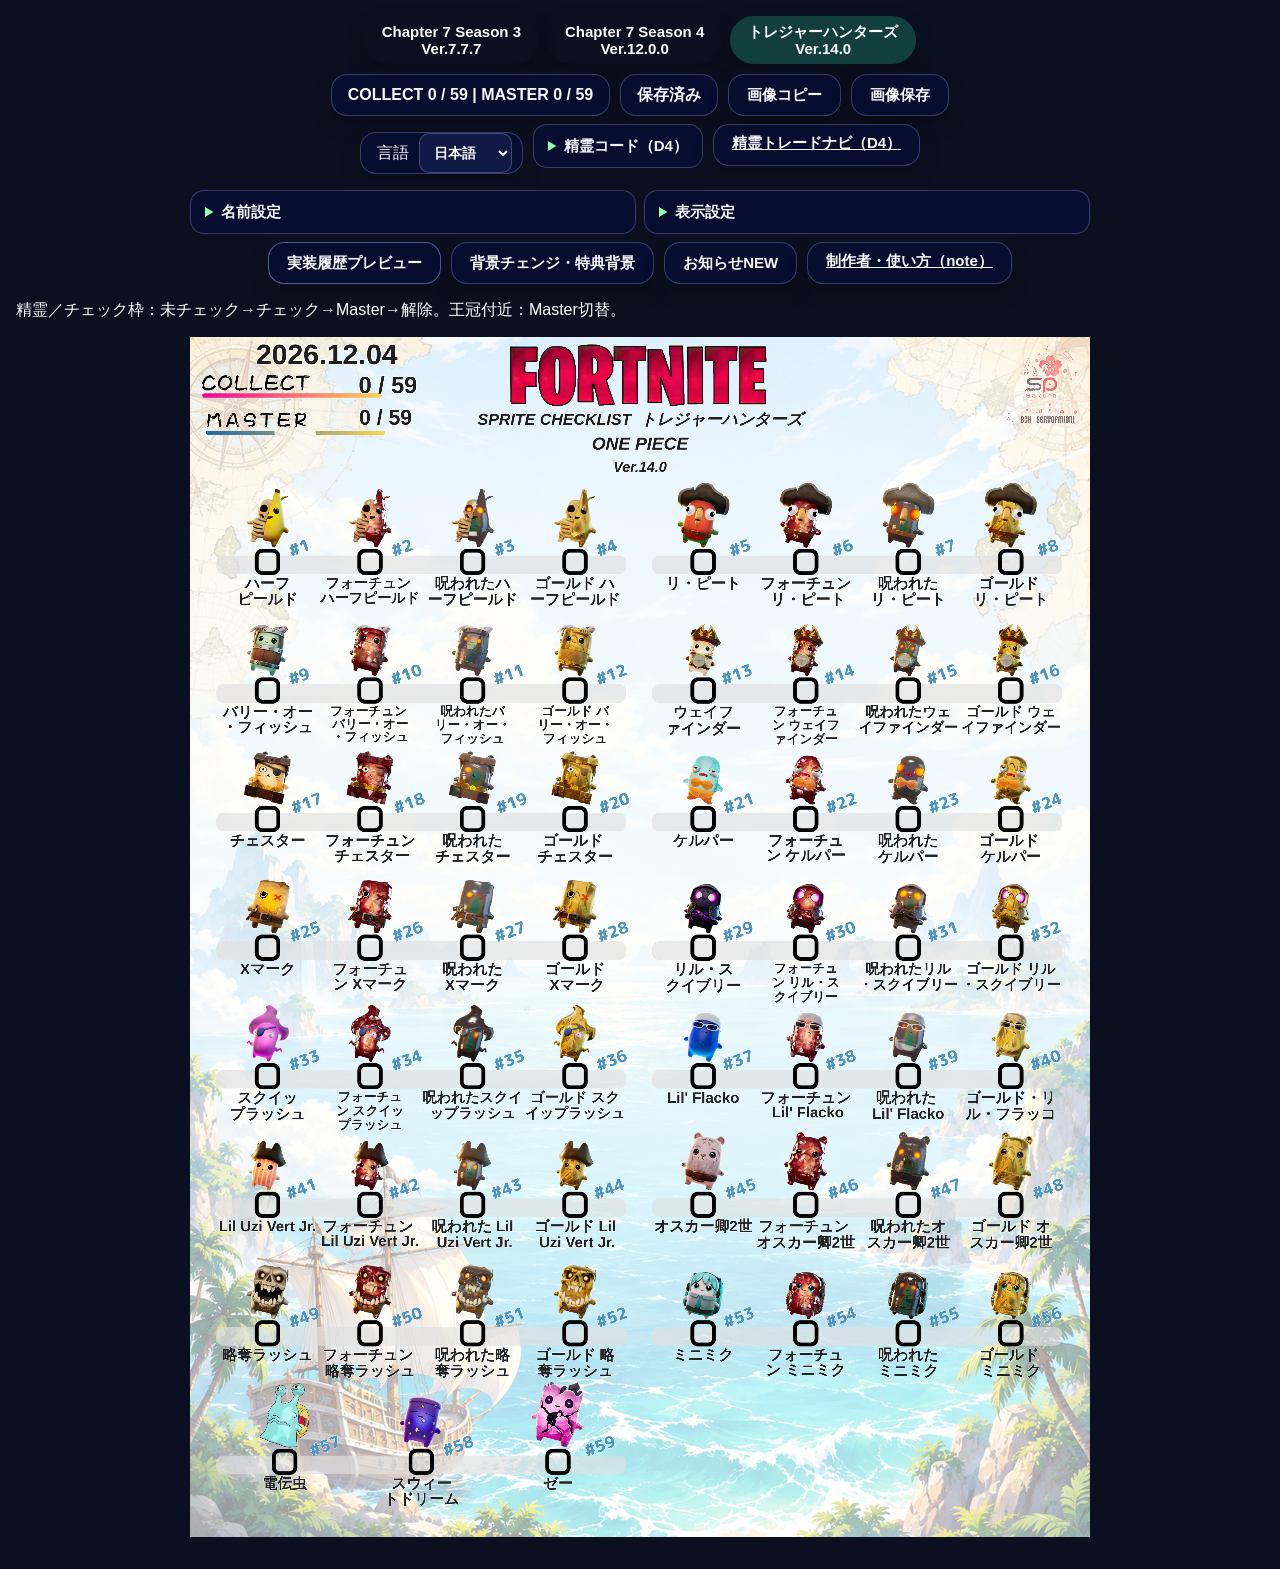
<file: index.html>
<!doctype html>
<html lang="ja">
<head>
  <meta charset="utf-8" />
  <meta
    name="viewport"
    content="width=device-width,initial-scale=1,viewport-fit=cover"
  />
  <title>FORTNITE Sprite Checklist Ver.14.0</title>
  <meta name="theme-color" content="#0b1020" />
  <meta
    http-equiv="refresh"
    content="0; url=./season-ch7ms/index.html"
  />
  <link
    rel="canonical"
    href="./season-ch7ms/index.html"
  />
  <script>
    window.location.replace("./season-ch7ms/index.html");
  </script>
<script src="./season-entry.js?v=20261103-v13-default"></script>
</head>
<body>
  <p>
    <a href="./season-ch7ms/index.html">
      トレジャーハンターズ / Ver.14.0 を開く
    </a>
  </p>
</body>
</html>
</file>
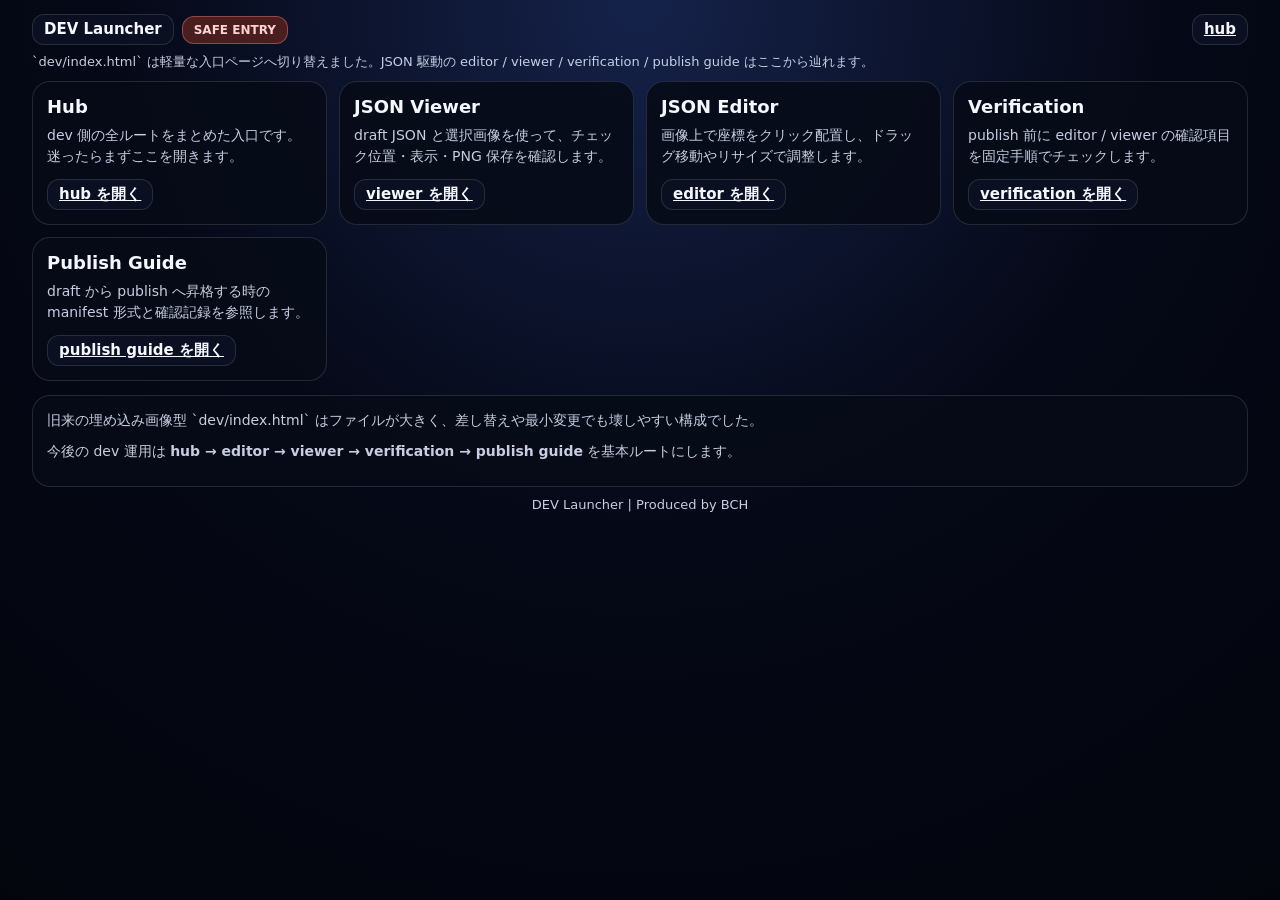
<file: dev/index.html>
<!doctype html>
<html lang="ja">
<head>
  <meta charset="utf-8" />
  <meta name="viewport" content="width=device-width,initial-scale=1,viewport-fit=cover" />
  <title>Fortnite Sprite Checklist [DEV]</title>
  <meta name="theme-color" content="#0b1020" />
  <link rel="stylesheet" href="./dev-app.css" />
  <style>
    .launch-grid { display:grid; grid-template-columns:repeat(auto-fit,minmax(260px,1fr)); gap:12px; }
    .launch-card { border:1px solid var(--line); background:rgba(7,12,24,.9); border-radius:18px; padding:14px; }
    .launch-card h2 { margin:0 0 8px; font-size:18px; }
    .launch-card p { margin:0 0 12px; color:var(--muted); font-size:14px; line-height:1.5; }
    .launch-actions { display:flex; flex-wrap:wrap; gap:8px; }
    .launch-note { margin-top:14px; border:1px solid var(--line); background:rgba(7,12,24,.9); border-radius:18px; padding:14px; }
    .launch-note p { margin:0 0 10px; color:var(--muted); font-size:14px; line-height:1.5; }
  </style>
</head>
<body>
  <div class="wrap">
    <div class="toolbar">
      <span class="badge">DEV Launcher</span>
      <span class="dev-flag">SAFE ENTRY</span>
      <span class="spacer"></span>
      <a class="action" href="./hub.html">hub</a>
    </div>

    <div class="hint">`dev/index.html` は軽量な入口ページへ切り替えました。JSON 駆動の editor / viewer / verification / publish guide はここから辿れます。</div>

    <div class="launch-grid">
      <section class="launch-card">
        <h2>Hub</h2>
        <p>dev 側の全ルートをまとめた入口です。迷ったらまずここを開きます。</p>
        <div class="launch-actions">
          <a class="action" href="./hub.html">hub を開く</a>
        </div>
      </section>

      <section class="launch-card">
        <h2>JSON Viewer</h2>
        <p>draft JSON と選択画像を使って、チェック位置・表示・PNG 保存を確認します。</p>
        <div class="launch-actions">
          <a class="action" href="./json-viewer.html">viewer を開く</a>
        </div>
      </section>

      <section class="launch-card">
        <h2>JSON Editor</h2>
        <p>画像上で座標をクリック配置し、ドラッグ移動やリサイズで調整します。</p>
        <div class="launch-actions">
          <a class="action" href="./editor.html">editor を開く</a>
        </div>
      </section>

      <section class="launch-card">
        <h2>Verification</h2>
        <p>publish 前に editor / viewer の確認項目を固定手順でチェックします。</p>
        <div class="launch-actions">
          <a class="action" href="./verification.html">verification を開く</a>
        </div>
      </section>

      <section class="launch-card">
        <h2>Publish Guide</h2>
        <p>draft から publish へ昇格する時の manifest 形式と確認記録を参照します。</p>
        <div class="launch-actions">
          <a class="action" href="./publish.html">publish guide を開く</a>
        </div>
      </section>
    </div>

    <section class="launch-note">
      <p>旧来の埋め込み画像型 `dev/index.html` はファイルが大きく、差し替えや最小変更でも壊しやすい構成でした。</p>
      <p>今後の dev 運用は <strong>hub → editor → viewer → verification → publish guide</strong> を基本ルートにします。</p>
    </section>

    <div class="footer">DEV Launcher | Produced by BCH</div>
  </div>
</body>
</html>
</file>
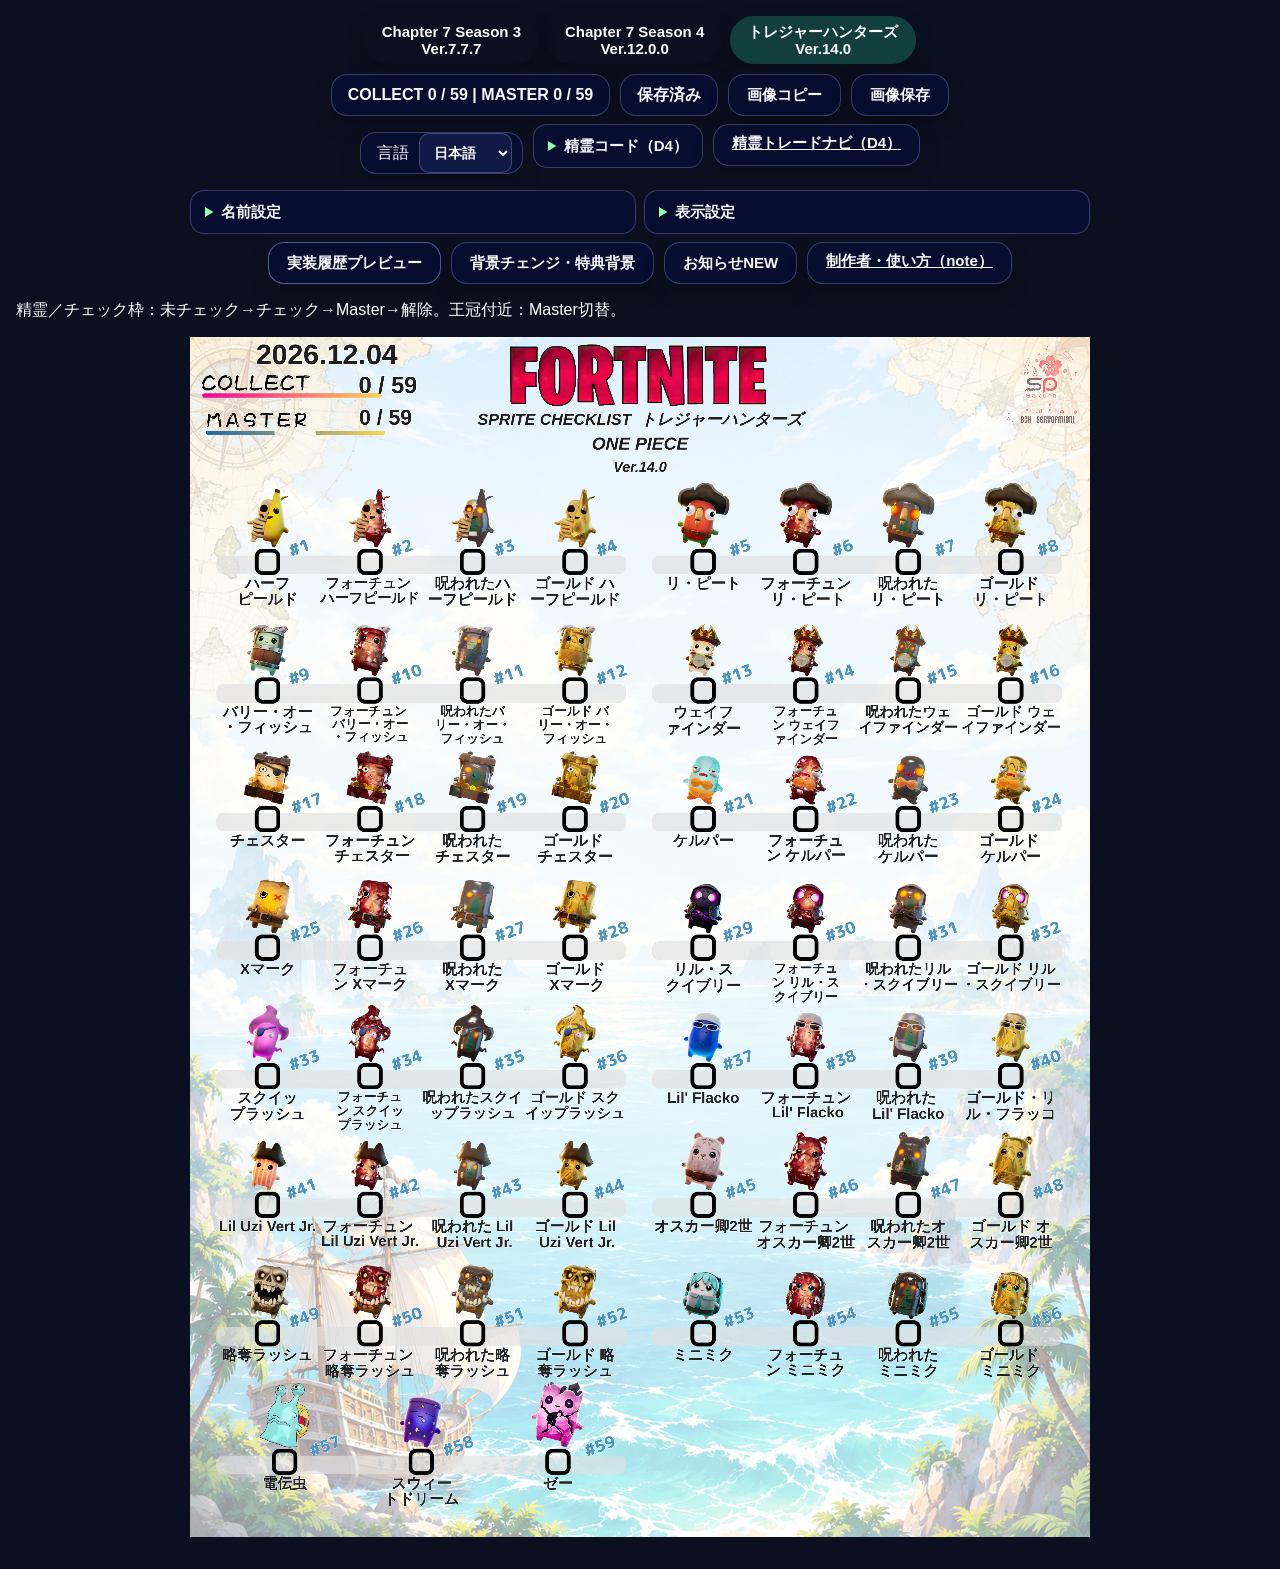
<file: season-ch7ms/index.html>
<!doctype html>
<html lang="ja"><head><script src="../season-entry.js?v=20261103-v13-default"></script><meta charset="utf-8"><meta name="viewport" content="width=device-width,initial-scale=1,viewport-fit=cover"><meta http-equiv="Content-Security-Policy" content="default-src 'self'; connect-src 'self'; img-src 'self' blob: data:; script-src 'self'; style-src 'self'; object-src 'none'"><title>FORTNITE Sprite Checklist Ver.14.0</title><meta name="application-version" content="14.0.0"><link rel="stylesheet" href="../v8/app.css"><link rel="stylesheet" href="season.css?v=20261104-pc-features"><link rel="stylesheet" href="../v8/version-archive-inline.css"></head>
<body><main class="ver8-app" id="ver8App">
<nav class="version-switcher" aria-label="Checklist version"><a class="version-switcher-tab" href="../archive-v777.html"><span>Chapter 7 Season 3</span><span>Ver.7.7.7</span></a><a class="version-switcher-tab" id="oldSeason" href="../v8/index.html?season=ch7s4"><span>Chapter 7 Season 4</span><span>Ver.12.0.0</span></a><a class="version-switcher-tab is-active" href="index.html" aria-current="page"><span data-i18n="season">トレジャーハンターズ</span><span>Ver.14.0</span></a></nav>
<p id="storageNotice" role="alert" hidden></p><p class="notice" id="storageCompatibilityNotice" role="status" aria-live="polite" hidden></p>
<section class="ver8-toolbar" aria-label="Checklist controls">
 <div class="ver8-toolbar-row ver8-primary-row"><span class="ver8-pill" id="stateSummary" aria-live="polite"></span><span class="ver8-pill" id="saveBadge" role="status"></span><button class="ver8-pill-button" id="copyImageBtn" data-protected data-i18n="copyImage"></button><button class="ver8-pill-button" id="saveImageBtn" data-protected data-base="saveImage"></button></div>
 <div class="ver8-toolbar-row ver8-actions-row"><label class="ver8-select-wrap"><span data-i18n="language"></span><select id="language"><option value="jp">日本語</option><option value="en">English</option></select></label><details class="ver8-disclosure" id="spriteCodeDetails"><summary data-i18n="codeMenu"></summary><div class="ver8-disclosure-content"><button class="ver8-pill-button" id="copyNamedCodeBtn" data-protected data-i18n="copyLocalCode"></button><button class="ver8-pill-button" id="codeOpen" data-protected data-i18n="details"></button></div></details><a class="ver8-pill-button" href="trade.html" data-i18n="tradeBoundaryLink"></a></div>
 <div class="ver8-settings-grid">
  <details class="ver8-disclosure ver8-settings-panel" id="nameSettingsDetails"><summary data-i18n="nameSettings"></summary><div class="ver8-disclosure-content ver8-name-fields"><div class="ver8-name-field"><label for="shareEpicNameInput" data-i18n="epicLabel"></label><input class="ver8-name-input" id="shareEpicNameInput" maxlength="64" autocomplete="off" data-protected><p class="ver8-setting-hint" data-i18n="epicHint"></p></div><div class="ver8-name-field"><label for="nameInput" data-i18n="imageName"></label><input class="ver8-name-input" id="nameInput" maxlength="16" autocomplete="nickname" data-protected><p class="ver8-setting-hint" data-i18n="imageNameHint"></p></div></div></details>
  <details class="ver8-disclosure ver8-settings-panel" id="displaySettingsDetails"><summary data-i18n="displaySettings"></summary><div class="ver8-disclosure-content"><div class="ver8-display-fields"><label class="ver8-select-wrap"><span data-i18n="userNameColor"></span><select id="nameColorSelect" data-protected><option value="black" data-base="colorBlack"></option><option value="white" data-base="colorWhite"></option><option value="red" data-base="colorRed"></option></select></label><label class="ver8-select-wrap"><span data-base="markStyleLabel"></span><select id="markStyleSelect" data-protected><option value="check" data-base="markCheck"></option><option value="heart" data-base="markHeart"></option><option value="star" data-base="markStar"></option></select></label><button class="ver8-pill-button" id="spriteNameToggleBtn" aria-pressed="true" data-protected></button></div><div class="ver8-settings-danger"><button class="ver8-pill-button ver8-danger-button" id="clearAllBtn" data-protected data-base="clearAll"></button></div></div></details>
 </div>
 <div class="ver8-toolbar-row ver8-secondary-row"><button class="ver8-pill-button" id="overlayEntitlementBtn" hidden data-protected data-i18n="overlayControl" aria-haspopup="dialog"></button><button class="ver8-pill-button ver8-archive-open-button" id="archiveInlineOpenBtn" type="button" aria-controls="archiveInlinePanel" aria-expanded="false">実装履歴プレビュー</button><button class="ver8-pill-button" id="backgroundOpenBtn" type="button" aria-haspopup="dialog">背景チェンジ・特典背景</button><section class="ver8-tips-launcher" id="tipsRegion" hidden><button class="ver8-pill-button" id="tipsOpenBtn"><span id="tipsOpenLabel"></span><span id="tipsOpenNew" hidden>NEW</span></button></section><a class="ver8-pill-button" id="supportLink" target="_blank" rel="noopener noreferrer" data-i18n="support"></a></div>
</section>
<section
      class="ver8-archive-inline-panel"
      id="archiveInlinePanel"
      aria-label="実装履歴プレビュー"
      hidden
    >
      <header class="ver8-archive-inline-header">
        <h2
          class="ver8-archive-inline-title"
          id="archiveInlineTitle"
        >実装履歴プレビュー</h2>

        <button
          class="ver8-pill-button"
          id="archiveInlineCloseBtn"
          type="button"
        >閉じる</button>
      </header>

      <div class="ver8-archive-inline-controls">
        <label class="ver8-archive-version-field">
          <span
            class="ver8-archive-version-label"
            id="archiveVersionLabel"
          >バージョン</span>

          <select
            class="ver8-archive-version-select"
            id="archiveVersionSelect"
          >
            <option value="">バージョンを選択</option>
          </select>
        </label>

        <div
          class="ver8-archive-mode-group"
          aria-label="Complete mode"
        >
          <button
            class="ver8-pill-button ver8-archive-mode-button is-active"
            id="archiveCollectModeBtn"
            type="button"
            aria-pressed="true"
          >COLLECT</button>

          <button
            class="ver8-pill-button ver8-archive-mode-button"
            id="archiveMasterModeBtn"
            type="button"
            aria-pressed="false"
          >MASTER</button>
        </div>
      </div>

      <div
        class="ver8-archive-preview-meta"
        id="archivePreviewMeta"
        aria-live="polite"
        hidden
      ></div>

      <div class="ver8-archive-inline-actions">
        <button
          class="ver8-pill-button ver8-archive-apply-button"
          id="archiveApplyBtn"
          type="button"
          disabled
        >この状態を適用</button>

        <button
          class="ver8-pill-button ver8-archive-add-button"
          id="archiveAddBtn"
          type="button"
          disabled
        >現在に追加</button>

        <button
          class="ver8-pill-button ver8-archive-end-button"
          id="archivePreviewEndBtn"
          type="button"
          disabled
        >プレビュー終了</button>
      </div>

      <p
        class="ver8-archive-inline-message"
        id="archiveInlineMessage"
        role="status"
        aria-live="polite"
        hidden
      ></p>
    </section><section
      class="ver8-archive-session-bar"
      id="archiveSessionBar"
      aria-live="polite"
      hidden
    >
      <p
        class="ver8-archive-session-text"
        id="archiveSessionText"
      >アーカイブ適用前の状態を保存しています。</p>

      <div class="ver8-archive-session-actions">
        <button
          class="ver8-pill-button"
          id="archiveRestoreInlineBtn"
          type="button"
        >適用前の状態に戻す</button>

        <button
          class="ver8-pill-button"
          id="archiveConfirmInlineBtn"
          type="button"
        >この状態を確定</button>
      </div>
    </section><p id="interactionHint" data-i18n="interaction"></p><canvas id="board" width="3150" height="4200" role="img" aria-label="FORTNITE Sprite Checklist Ver.14.0"></canvas>

<p id="message" role="status"></p>
<dialog
    class="ver8-sprite-code-dialog"
    id="backgroundDialog"
    aria-labelledby="backgroundDialogTitle"
    aria-describedby="backgroundMessage"
  >
    <div class="ver8-sprite-code-panel">
      <header class="ver8-sprite-code-header">
        <h2
          class="ver8-sprite-code-title"
          id="backgroundDialogTitle"
        >特典背景</h2>
      </header>

      <section class="ver8-sprite-code-section">
        <div class="ver8-sprite-code-group">
          <label
            class="ver8-sprite-code-label"
            id="backgroundCodeLabel"
            for="backgroundCodeInput"
          >シークレットコード</label>

          <input
            class="ver8-sprite-code-input"
            id="backgroundCodeInput"
            type="text"
            maxlength="32"
            placeholder="8文字のコードを入力"
            autocomplete="off"
            autocapitalize="characters"
            spellcheck="false"
          />

          <div class="ver8-sprite-code-actions">
            <button
              class="ver8-sprite-code-button ver8-sprite-code-button-primary"
              id="backgroundConfirmBtn"
              type="button"
            >決定</button>
          </div>
        </div>
      </section>

      <section class="ver8-sprite-code-section">
        <h3
          class="ver8-sprite-code-section-title"
          id="backgroundUnlockedTitle"
        >解放済み背景</h3>

        <div
          class="ver8-background-options"
          id="backgroundOptions"
        ></div>
      </section>

      <p
        class="ver8-sprite-code-message"
        id="backgroundMessage"
        role="status"
        aria-live="polite"
      ></p>

      <div class="ver8-sprite-code-actions ver8-sprite-code-close-actions">
        <button
          class="ver8-sprite-code-button"
          id="backgroundResetBtn"
          type="button"
        >標準背景に戻す</button>

        <button
          class="ver8-sprite-code-button ver8-sprite-code-button-close"
          id="backgroundCancelBtn"
          type="button"
        >閉じる</button>
      </div>
    </div>
  <p id="newBackgroundScope"></p></dialog><dialog id="codeDialog"><h2 data-i18n="codeMenu"></h2><label><input type="checkbox" id="codeIncludeEpicName" checked data-protected><span data-i18n="includeEpicName"></span></label><label><span data-i18n="myCode"></span><textarea id="myCode" rows="4" readonly></textarea></label><button id="codeCopyBtn" data-protected data-i18n="copyLocalCode"></button><label><span data-i18n="importLabel"></span><textarea id="importCode" rows="4" data-protected></textarea></label><button id="previewCode" data-protected data-i18n="preview"></button><button id="applyCode" data-protected disabled data-i18n="apply"></button><p id="codeMessage" role="status"></p><div id="codePreviewDetails" aria-live="polite"></div><button id="closeCode" data-i18n="close"></button></dialog>
<dialog id="shareCopyDialog"><h2 data-i18n="result"></h2><p id="shareCopyStatus" role="status"></p><button id="shareCopyDialogClose" data-i18n="close"></button></dialog>

<dialog
    class="ver8-tips-dialog"
    id="tipsDialog"
    aria-labelledby="tipsDialogTitle"
  >
    <div class="ver8-tips-dialog-panel">
      <header class="ver8-tips-dialog-header">
        <h2
          class="ver8-tips-dialog-title"
          id="tipsDialogTitle"
        >お知らせ</h2>

        <button
          class="ver8-tips-dialog-close"
          id="tipsCloseBtn"
          type="button"
        >閉じる</button>
      </header>

      <div
        class="ver8-tips-list"
        id="tipsList"
      ></div>
    </div>
  </dialog>
<script src="../v8/tips-feed.shared.js?v=20261112-v14-44"></script>
<script src="../v8/sprite-state-codec.v10.js?v=20261112-v14-44"></script><script src="../v8/sprite-state-codec.v11.js?v=20261112-v14-44"></script><script src="../v8/season-codec.factory.js?v=20261112-v14-44"></script>
<script src="../v8/sprite-state-codec.v12.js?v=20261112-v14-44"></script><script src="../v8/state-storage.js?v=20261112-v14-44"></script><script src="../v8/ui-controller.shared.js?v=20261113-v14-kelper"></script><script src="season-data.js?v=20261113-v14-all59-d4"></script><script src="master-visuals.js?v=20261112-v14-44"></script><script src="season-codec.js?v=20261113-v14-kelper"></script><script src="season-contract.js?v=20261113-v14-all59-d4"></script><script src="exchange-profile.js?v=20261113-v14-all59-d4"></script><script src="overlay-profile.js?v=20261112-v14-44"></script><script src="overlay-session.js?v=20261112-v14-44"></script><script src="season-profile.js?v=20261113-v14-kelper"></script><script src="season-renderer.js?v=20261113-v14-all59-d4"></script><script src="../v8/version-archive-inline.js?v=20261112-v14-44"></script><script src="../v8/background-dialog.shared.js?v=20261112-v14-44"></script><script src="season-features.js?v=20261113-v14-all59-d4"></script><script src="season.js?v=20261113-v14-all59-d4"></script>
<dialog class="ver8-sprite-code-dialog" id="overlayEntitlementDialog"><div class="ver8-sprite-code-panel"><header class="ver8-sprite-code-header"><h2 id="overlayEntitlementDialogTitle">Overlay</h2></header><p id="overlayEntitlementDescription"></p><button class="ver8-sprite-code-button" id="overlayEntitlementRedeemBtn" disabled hidden>接続は延期中</button><p id="overlayEntitlementMessage" role="status" aria-live="polite"></p><form method="dialog"><button class="ver8-sprite-code-button">閉じる / Close</button></form></div></dialog></main></body></html>
</file>
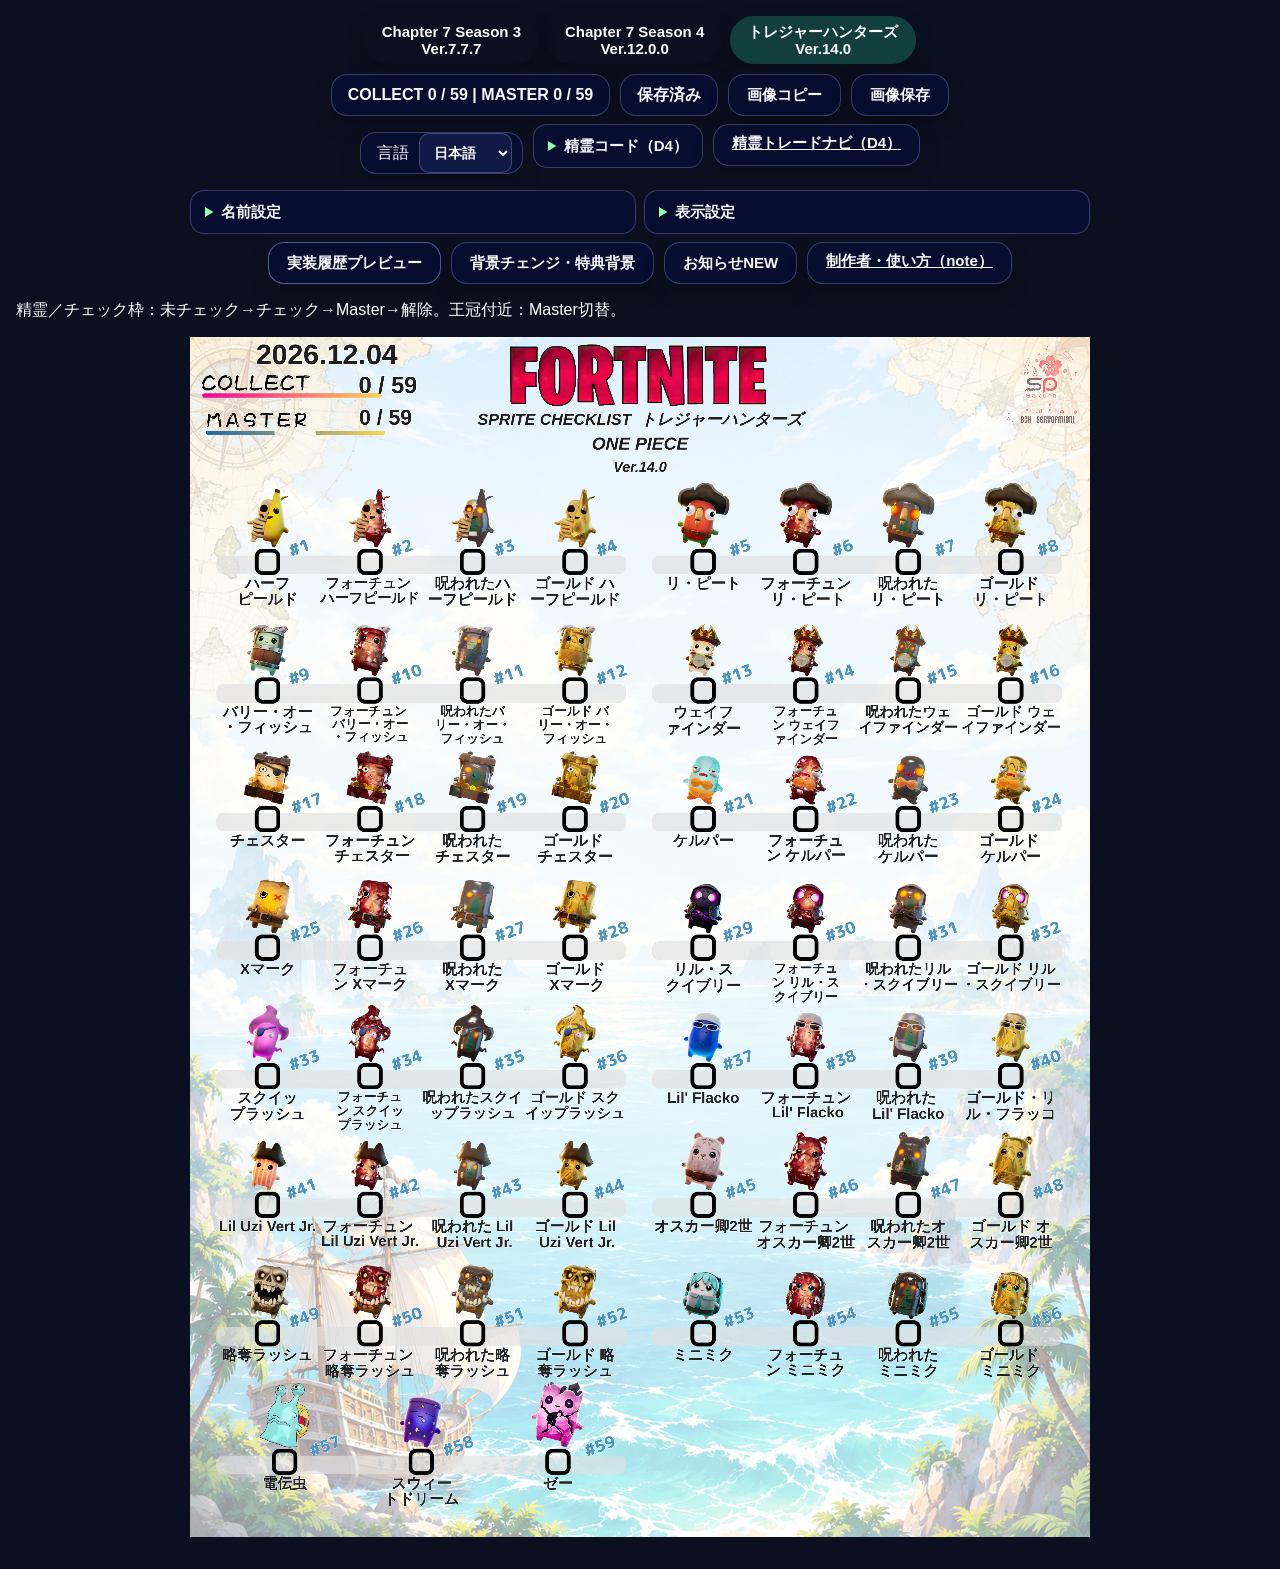
<file: v8/index.html>
<!doctype html>
<html lang="ja">
<head><script src="../season-entry.js?v=20261103-v13-default"></script>
  <meta charset="utf-8" />
  <meta
    name="viewport"
    content="width=device-width,initial-scale=1,viewport-fit=cover"
  />
  <title>FORTNITE Sprite Checklist Ver.12.0.0</title>
  <meta name="theme-color" content="#0b1020" />
  <link
    rel="stylesheet"
    href="./app.css?v=20261002-ver110-tips-scroll-a"
  />
  <link
    rel="stylesheet"
    href="./version-archive-inline.css?v=20260929-b4-inline-a"
  />
</head>
<body>
  <main
    class="ver8-app"
    id="ver8App"
  >
    <nav
      class="version-switcher"
      aria-label="Checklist version"
    >
      <a
        class="version-switcher-tab"
        href="../archive-v777.html"
        aria-label="Chapter 7 Season 3 Ver.7.7.7 archived checklist"
      >
        <span class="version-switcher-season">Chapter 7 Season 3</span>
        <span class="version-switcher-version">Ver.7.7.7</span>
      </a>

      <a
        class="version-switcher-tab is-active"
        href="./index.html?season=ch7s4"
        aria-current="page"
        aria-label="Chapter 7 Season 4 Ver.12.0.0 checklist"
      >
        <span class="version-switcher-season">Chapter 7 Season 4</span>
        <span class="version-switcher-version">Ver.12.0.0</span>
      </a>

      <a class="version-switcher-tab" href="../season-ch7ms/index.html" aria-label="トレジャーハンターズ Ver.14.0 ローカル版"><span class="version-switcher-season">トレジャーハンターズ</span><span class="version-switcher-version">Ver.14.0</span></a>
    </nav>

    <section class="ver8-toolbar" aria-label="Checklist controls">
      <div class="ver8-toolbar-row ver8-primary-row">
        <span class="ver8-pill ver8-state-pill" id="stateSummary" aria-live="polite">0 / 0 | M 0</span>
        <span class="ver8-pill ver8-saved-pill" id="saveBadge" role="status" aria-live="polite">保存済み</span>
        <button class="ver8-pill-button" id="copyImageBtn" type="button" disabled>画像コピー</button>
        <button class="ver8-pill-button" id="saveImageBtn" type="button">画像保存</button>
      </div>

      <div class="ver8-toolbar-row ver8-actions-row">
        <label class="ver8-select-wrap ver8-language-field">
          <span class="ver8-select-label" id="languageLabel">言語</span>
          <select id="languageSelect" aria-labelledby="languageLabel">
            <option value="ja">日本語</option>
            <option value="en">English</option>
          </select>
        </label>

        <details class="ver8-disclosure ver8-code-menu" id="spriteCodeDetails">
          <summary><span id="spriteCodeMenuLabel">精霊コード</span></summary>
          <div class="ver8-disclosure-content ver8-code-actions">
            <button class="ver8-pill-button" id="copyNamedCodeBtn" type="button" disabled>精霊コードコピー</button>
            <button class="ver8-pill-button" id="spriteCodeBtn" type="button" hidden>詳細・引き継ぎ</button>
          </div>
        </details>

        <button class="ver8-pill-button" id="tradeCompareBtn" type="button">精霊トレードナビ</button>
      </div>

      <div class="ver8-settings-grid">
        <details class="ver8-disclosure ver8-settings-panel" id="nameSettingsDetails">
          <summary><span id="nameSettingsLabel">名前設定</span></summary>
          <div class="ver8-disclosure-content ver8-name-fields">
            <div class="ver8-name-field">
              <label for="shareEpicNameInput" id="shareEpicNameLabel">EPIC表示名（ゲーム内の名前）</label>
              <input class="ver8-name-input" id="shareEpicNameInput" type="text" placeholder="精霊コードに入れるEPIC表示名" autocomplete="off" aria-describedby="shareEpicNameHint" disabled />
              <p class="ver8-setting-hint" id="shareEpicNameHint">精霊コードで相手に伝える名前です。このブラウザーに保存します。</p>
            </div>
            <div class="ver8-name-field">
              <label for="nameInput" id="checklistNameLabel">チェックリスト表示名</label>
              <input class="ver8-name-input" id="nameInput" type="text" maxlength="16" placeholder="画像に入れる名前" autocomplete="nickname" aria-label="画像に入れる名前" aria-describedby="checklistNameHint" />
              <p class="ver8-setting-hint" id="checklistNameHint">画像に入れる名前です。EPIC表示名とは別に、このブラウザーに保存します。</p>
            </div>
          </div>
        </details>

        <details class="ver8-disclosure ver8-settings-panel" id="displaySettingsDetails">
          <summary><span id="displaySettingsLabel">表示設定</span></summary>
          <div class="ver8-disclosure-content">
            <div class="ver8-display-fields">
              <label class="ver8-select-wrap">
                <span class="ver8-select-label" id="textColorLabel">名前の色</span>
                <select id="nameColorSelect" aria-label="名前の色">
                  <option value="black">黒</option>
                  <option value="white">白</option>
                  <option value="red">赤</option>
                </select>
              </label>
              <label class="ver8-select-wrap">
                <span class="ver8-select-label" id="markStyleLabel">取得マーク</span>
                <select id="markStyleSelect" aria-label="取得マーク">
                  <option value="check">✓ チェック</option>
                  <option value="heart">♥ ハート</option>
                  <option value="star">★ スター</option>
                </select>
              </label>
              <button class="ver8-pill-button ver8-name-layer-toggle" id="spriteNameToggleBtn" type="button" aria-pressed="false" hidden>精霊名称 OFF</button>
            </div>
            <div class="ver8-settings-danger">
              <button class="ver8-pill-button ver8-danger-button" id="clearAllBtn" type="button">全チェック削除</button>
            </div>
          </div>
        </details>
      </div>

      <div class="ver8-toolbar-row ver8-secondary-row">
        <button class="ver8-pill-button" id="overlayEntitlementBtn" type="button" aria-haspopup="dialog" aria-controls="overlayEntitlementDialog" aria-pressed="false" hidden>チェックリストゲームオーバーレイ</button>
        <button class="ver8-pill-button ver8-archive-open-button" id="archiveInlineOpenBtn" type="button" aria-controls="archiveInlinePanel" aria-expanded="false">実装履歴プレビュー</button>
        <section class="ver8-tips-launcher" id="tipsRegion" aria-label="Tips" aria-live="polite" hidden>
          <button class="ver8-pill-button ver8-tips-open-button" id="tipsOpenBtn" type="button" aria-haspopup="dialog" aria-controls="tipsDialog">
            <span id="tipsOpenLabel">お知らせ</span>
            <span class="ver8-tips-open-new" id="tipsOpenNew" hidden>NEW</span>
          </button>
        </section>
      </div>
    </section>

    <section
      class="ver8-archive-inline-panel"
      id="archiveInlinePanel"
      aria-label="実装履歴プレビュー"
      hidden
    >
      <header class="ver8-archive-inline-header">
        <h2
          class="ver8-archive-inline-title"
          id="archiveInlineTitle"
        >実装履歴プレビュー</h2>

        <button
          class="ver8-pill-button"
          id="archiveInlineCloseBtn"
          type="button"
        >閉じる</button>
      </header>

      <div class="ver8-archive-inline-controls">
        <label class="ver8-archive-version-field">
          <span
            class="ver8-archive-version-label"
            id="archiveVersionLabel"
          >バージョン</span>

          <select
            class="ver8-archive-version-select"
            id="archiveVersionSelect"
          >
            <option value="">バージョンを選択</option>
          </select>
        </label>

        <div
          class="ver8-archive-mode-group"
          aria-label="Complete mode"
        >
          <button
            class="ver8-pill-button ver8-archive-mode-button is-active"
            id="archiveCollectModeBtn"
            type="button"
            aria-pressed="true"
          >COLLECT</button>

          <button
            class="ver8-pill-button ver8-archive-mode-button"
            id="archiveMasterModeBtn"
            type="button"
            aria-pressed="false"
          >MASTER</button>
        </div>
      </div>

      <div
        class="ver8-archive-preview-meta"
        id="archivePreviewMeta"
        aria-live="polite"
        hidden
      ></div>

      <div class="ver8-archive-inline-actions">
        <button
          class="ver8-pill-button ver8-archive-apply-button"
          id="archiveApplyBtn"
          type="button"
          disabled
        >この状態を適用</button>

        <button
          class="ver8-pill-button ver8-archive-add-button"
          id="archiveAddBtn"
          type="button"
          disabled
        >現在に追加</button>

        <button
          class="ver8-pill-button ver8-archive-end-button"
          id="archivePreviewEndBtn"
          type="button"
          disabled
        >プレビュー終了</button>
      </div>

      <p
        class="ver8-archive-inline-message"
        id="archiveInlineMessage"
        role="status"
        aria-live="polite"
        hidden
      ></p>
    </section>

    <section
      class="ver8-archive-session-bar"
      id="archiveSessionBar"
      aria-live="polite"
      hidden
    >
      <p
        class="ver8-archive-session-text"
        id="archiveSessionText"
      >アーカイブ適用前の状態を保存しています。</p>

      <div class="ver8-archive-session-actions">
        <button
          class="ver8-pill-button"
          id="archiveRestoreInlineBtn"
          type="button"
        >適用前の状態に戻す</button>

        <button
          class="ver8-pill-button"
          id="archiveConfirmInlineBtn"
          type="button"
        >この状態を確定</button>
      </div>
    </section>

    <section
      class="ver8-viewer"
      aria-label="FORTNITE Sprite Checklist Ver.12.0.0 static viewer"
    >
      <div class="ver8-board-stage">
        <canvas
          class="ver8-board-canvas"
          id="ver8BoardCanvas"
          width="3150"
          height="4200"
          aria-label="FORTNITE Sprite Checklist Ver.12.0.0"
        ></canvas>

        <button
          class="ver8-background-secret-hotspot"
          id="backgroundSecretHotspot"
          type="button"
          aria-label="特典背景を開く"
        ></button>

        <button
          class="support-hidden-hotspot"
          id="supportHotspot"
          type="button"
          aria-label="Support the developer"
        ></button>
      </div>
    </section>
  </main>


  <dialog
    class="ver8-sprite-code-dialog"
    id="backgroundDialog"
    aria-labelledby="backgroundDialogTitle"
    aria-describedby="backgroundMessage"
  >
    <div class="ver8-sprite-code-panel">
      <header class="ver8-sprite-code-header">
        <h2
          class="ver8-sprite-code-title"
          id="backgroundDialogTitle"
        >特典背景</h2>
      </header>

      <section class="ver8-sprite-code-section">
        <div class="ver8-sprite-code-group">
          <label
            class="ver8-sprite-code-label"
            id="backgroundCodeLabel"
            for="backgroundCodeInput"
          >シークレットコード</label>

          <input
            class="ver8-sprite-code-input"
            id="backgroundCodeInput"
            type="text"
            maxlength="32"
            placeholder="8文字のコードを入力"
            autocomplete="off"
            autocapitalize="characters"
            spellcheck="false"
          />

          <div class="ver8-sprite-code-actions">
            <button
              class="ver8-sprite-code-button ver8-sprite-code-button-primary"
              id="backgroundConfirmBtn"
              type="button"
            >決定</button>
          </div>
        </div>
      </section>

      <section class="ver8-sprite-code-section">
        <h3
          class="ver8-sprite-code-section-title"
          id="backgroundUnlockedTitle"
        >解放済み背景</h3>

        <div
          class="ver8-background-options"
          id="backgroundOptions"
        ></div>
      </section>

      <p
        class="ver8-sprite-code-message"
        id="backgroundMessage"
        role="status"
        aria-live="polite"
      ></p>

      <div class="ver8-sprite-code-actions ver8-sprite-code-close-actions">
        <button
          class="ver8-sprite-code-button"
          id="backgroundResetBtn"
          type="button"
        >標準背景に戻す</button>

        <button
          class="ver8-sprite-code-button ver8-sprite-code-button-close"
          id="backgroundCancelBtn"
          type="button"
        >閉じる</button>
      </div>
    </div>
  </dialog>

  <dialog
    class="ver8-tips-dialog"
    id="tipsDialog"
    aria-labelledby="tipsDialogTitle"
  >
    <div class="ver8-tips-dialog-panel">
      <header class="ver8-tips-dialog-header">
        <h2
          class="ver8-tips-dialog-title"
          id="tipsDialogTitle"
        >お知らせ</h2>

        <button
          class="ver8-tips-dialog-close"
          id="tipsCloseBtn"
          type="button"
        >閉じる</button>
      </header>

      <div
        class="ver8-tips-list"
        id="tipsList"
      ></div>
    </div>
  </dialog>

  <dialog
    class="ver8-sprite-code-dialog"
    id="overlayEntitlementDialog"
    aria-labelledby="overlayEntitlementDialogTitle"
    aria-describedby="overlayEntitlementDescription"
  >
    <div class="ver8-sprite-code-panel">
      <header class="ver8-sprite-code-header">
        <h2
          class="ver8-sprite-code-title"
          id="overlayEntitlementDialogTitle"
        >チェックリストゲームオーバーレイ 認証</h2>
      </header>

      <section class="ver8-sprite-code-section">
        <p
          class="ver8-sprite-code-message ver8-sprite-code-hint"
          id="overlayEntitlementDescription"
        >note有料記事で案内されたコードを入力してください。コードそのものはブラウザに保存しません。</p>

        <a
          class="ver8-sprite-code-button ver8-overlay-setup-link"
          id="overlayEntitlementSetupLink"
          href="https://github.com/SC-BCH/fortnite-sprite-checklist/releases/download/overlay-v1.0.0-rc23/SPR-Checklist-Overlay-Setup.exe"
          target="_blank"
          rel="noopener noreferrer"
          hidden
        >初めて利用する方：PC版オーバーレイをセットアップ</a>

        <div class="ver8-sprite-code-group">
          <label
            class="ver8-sprite-code-label"
            id="overlayEntitlementCodeLabel"
            for="overlayEntitlementCodeInput"
          >利用コード</label>

          <input
            class="ver8-sprite-code-input"
            id="overlayEntitlementCodeInput"
            type="password"
            maxlength="128"
            placeholder="コードを入力"
            autocomplete="off"
            autocapitalize="off"
            spellcheck="false"
          />

          <div class="ver8-sprite-code-actions">
            <button
              class="ver8-sprite-code-button ver8-sprite-code-button-primary"
              id="overlayEntitlementRedeemBtn"
              type="button"
            >認証して起動</button>
          </div>
        </div>
      </section>

      <p
        class="ver8-sprite-code-message"
        id="overlayEntitlementMessage"
        role="status"
        aria-live="polite"
      ></p>

      <div
        class="ver8-sprite-code-actions ver8-sprite-code-close-actions"
      >
        <button
          class="ver8-sprite-code-button ver8-sprite-code-button-close"
          id="overlayEntitlementCloseBtn"
          type="button"
        >閉じる</button>
      </div>
    </div>
  </dialog>

  <dialog
    class="ver8-sprite-code-dialog"
    id="spriteCodeDialog"
    aria-labelledby="spriteCodeDialogTitle"
    aria-describedby="spriteCodeMessage"
  >
    <div class="ver8-sprite-code-panel">
      <header class="ver8-sprite-code-header">
        <h2
          class="ver8-sprite-code-title"
          id="spriteCodeDialogTitle"
        >精霊コード</h2>
      </header>

      <section
        class="ver8-sprite-code-section"
        aria-labelledby="spriteCodeEpicTitle"
      >
        <div
          class="ver8-sprite-code-section-title"
          id="spriteCodeEpicTitle"
        >EPIC表示名（任意）</div>

        <div class="ver8-sprite-code-group">
          <label
            class="ver8-sprite-code-label"
            id="spriteCodeEpicLabel"
            for="spriteCodeEpicNameInput"
          >EPIC表示名</label>

          <input
            class="ver8-sprite-code-input ver8-sprite-code-epic-input"
            id="spriteCodeEpicNameInput"
            type="text"
            maxlength="64"
            placeholder="EPIC表示名を入力"
            autocomplete="off"
            autocapitalize="off"
            spellcheck="false"
          />

          <label class="ver8-sprite-code-include-option">
            <input
              id="spriteCodeIncludeEpicName"
              type="checkbox"
            />
            <span
              id="spriteCodeIncludeEpicNameLabel"
            >コードにEPIC名を含める</span>
          </label>

          <p
            class="ver8-sprite-code-message ver8-sprite-code-hint"
            id="spriteCodeEpicHint"
          >含めると、コードを受け取った相手側でEPIC名を表示できます。チェック状態の引き継ぎでは相手のEPIC名は保存されません。</p>
        </div>
      </section>

      <div class="ver8-sprite-code-group">
        <label
          class="ver8-sprite-code-label"
          id="spriteCodeCurrentLabel"
          for="spriteCodeOutput"
        >現在の精霊コード</label>

        <input
          class="ver8-sprite-code-input"
          id="spriteCodeOutput"
          type="text"
          readonly
          autocomplete="off"
          autocapitalize="off"
          spellcheck="false"
        />

        <div class="ver8-sprite-code-actions">
          <button
            class="ver8-sprite-code-button ver8-sprite-code-button-primary"
            id="spriteCodeCopyBtn"
            type="button"
          >コピー</button>
        </div>
      </div>

      <section
        class="ver8-sprite-code-section"
        aria-labelledby="spriteCodeImportTitle"
      >
        <div
          class="ver8-sprite-code-section-title"
          id="spriteCodeImportTitle"
        >別ブラウザから引き継ぐ</div>

        <div class="ver8-sprite-code-group">
          <label
            class="ver8-sprite-code-label"
            id="spriteCodeImportLabel"
            for="spriteCodeInput"
          >精霊コード</label>

          <input
            class="ver8-sprite-code-input"
            id="spriteCodeInput"
            type="text"
            maxlength="160"
            placeholder="C7S4F7. / C7S4F8. または旧F5 / F6 / F3 / F4 / F1 / F2 / V8C1コードを入力"
            autocomplete="off"
            autocapitalize="off"
            spellcheck="false"
          />

          <div class="ver8-sprite-code-actions">
            <button
              class="ver8-sprite-code-button ver8-sprite-code-button-primary"
              id="spriteCodePreviewBtn"
              type="button"
            >内容を確認</button>
          </div>
        </div>
      </section>

      <section
        class="ver8-sprite-code-section"
        id="spriteCodePreviewSection"
        aria-labelledby="spriteCodePreviewTitle"
        hidden
      >
        <div
          class="ver8-sprite-code-section-title"
          id="spriteCodePreviewTitle"
        >読み込み内容</div>

        <p
          class="ver8-sprite-code-message"
          id="spriteCodeSummary"
        ></p>

        <div class="ver8-sprite-code-actions">
          <button
            class="ver8-sprite-code-button ver8-sprite-code-button-primary"
            id="spriteCodeApplyBtn"
            type="button"
            disabled
          >この状態を反映する</button>
        </div>
      </section>

      <p
        class="ver8-sprite-code-message"
        id="spriteCodeMessage"
        role="status"
        aria-live="polite"
      ></p>

      <div
        class="ver8-sprite-code-actions ver8-sprite-code-close-actions"
      >
        <button
          class="ver8-sprite-code-button ver8-sprite-code-button-close"
          id="spriteCodeCancelBtn"
          type="button"
        >閉じる</button>
      </div>
    </div>
  </dialog>

  <dialog id="shareCopyDialog" class="ver8-sprite-code-dialog" aria-labelledby="shareCopyDialogTitle" aria-describedby="shareCopyStatus" style="width:min(92vw,440px);height:auto;padding:24px;box-sizing:border-box">
    <h2 id="shareCopyDialogTitle" style="margin:0 0 16px">操作結果</h2>
    <p id="shareCopyStatus" role="status" aria-live="polite" style="white-space:pre-wrap;overflow-wrap:anywhere"></p>
    <button id="shareCopyDialogClose" class="ver8-pill-button" type="button" autofocus>閉じる</button>
  </dialog>
  <script src="./tips-feed.shared.js"></script>
<script src="./sprite-state-codec.v10.js?v=20260918-ver100-runtime-a"></script>
  <script src="./sprite-state-codec.v11.js?v=20261002-ver110-codec-a"></script>
  <script src="./season-codec.factory.js"></script>
<script src="./sprite-state-codec.v12.js?v=20261016-v12-fixed6"></script>
  <script src="./state-storage.js?v=20261017-storage-protection-candidate"></script>
  <script src="./version-archive-inline.js?v=20261017-storage-protection-candidate"></script>
  <script src="./master-visuals.v12.js?v=20261016-v12-fixed6"></script>
  <script src="./background-dialog.shared.js"></script>
  <script src="./ui-controller.shared.js"></script>
  <script src="../season-ch7ms/overlay-session.js"></script><script src="./app.js?v=20261017-storage-protection-candidate"></script>
</body>
</html>
</file>
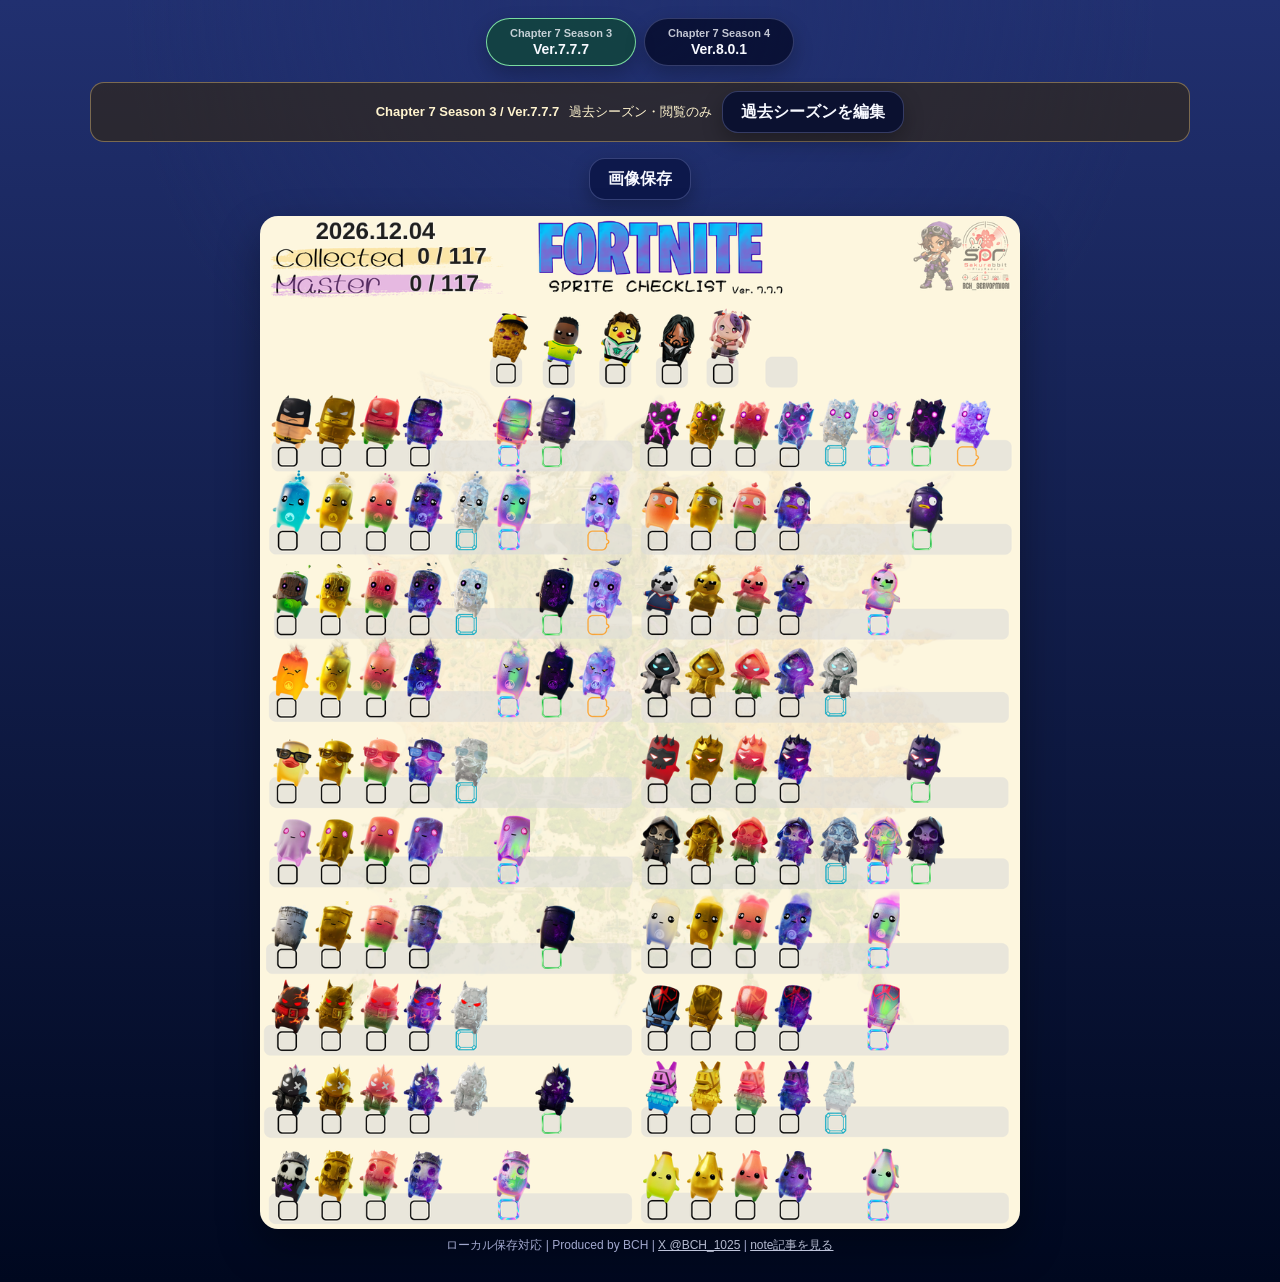
<file: archive-v777.html>
<!doctype html>
<html lang="ja">
<head>
  <meta charset="utf-8" />
  <meta name="viewport" content="width=device-width,initial-scale=1,viewport-fit=cover" />
  <title>FORTNITE Sprite Checklist — Chapter 7 Season 3 Archive — Ver.7.7.7</title>
  <meta name="theme-color" content="#0b1020" />
  <link rel="stylesheet" href="./app.css?v=20260822-version-tabs-a" />
</head>
<body class="archive-readonly">
  <main class="app-shell">
    <nav
      class="version-switcher"
      aria-label="Checklist version"
    >
      <a
        class="version-switcher-tab is-active"
        href="./archive-v777.html"
        aria-current="page"
        aria-label="Chapter 7 Season 3 Ver.7.7.7 archived checklist"
      >
        <span class="version-switcher-season">Chapter 7 Season 3</span>
        <span class="version-switcher-version">Ver.7.7.7</span>
      </a>

      <a
        class="version-switcher-tab"
        href="./v8/index.html?season=ch7s4"
        aria-label="Chapter 7 Season 4 Ver.8.0.1 checklist"
      >
        <span class="version-switcher-season">Chapter 7 Season 4</span>
        <span class="version-switcher-version">Ver.8.0.1</span>
      </a>
    </nav>

    <section
      class="archive-readonly-banner"
      aria-label="Archived checklist notice"
    >
      <strong>Chapter 7 Season 3 / Ver.7.7.7</strong>
      <span id="archiveModeLabel">過去シーズン・閲覧のみ</span>
      <button
        class="pill-button"
        id="archiveEditToggle"
        type="button"
        aria-pressed="false"
      >過去シーズンを編集</button>
    </section>
    <section class="toolbar-card" aria-label="Checklist controls">
      <div class="toolbar-row">
        <span class="pill state-pill" id="stateSummary">0 / 91 | M 0</span>
        <span class="pill saved-pill" id="saveBadge">保存済み</span>
        <div class="lang-group" aria-label="Language switch">
          <button class="pill-button" id="jaBtn" type="button">日本語</button>
          <button class="pill-button" id="enBtn" type="button">English</button>
        </div>

        <input
          class="name-input"
          id="nameInput"
          type="text"
          maxlength="16"
          placeholder="名前"
          autocomplete="nickname"
        />

        <label class="select-wrap">
          <span class="select-label" id="textColorLabel">名前の色</span>
          <select id="nameColorSelect" aria-label="名前の色">
            <option value="black">黒</option>
            <option value="white">白</option>
            <option value="red">赤</option>
          </select>
        </label>

        <label class="select-wrap">
          <span class="select-label" id="markStyleLabel">取得マーク</span>
          <select id="markStyleSelect" aria-label="取得マーク">
            <option value="check">✓ チェック</option>
            <option value="heart">♥ ハート</option>
            <option value="star">★ スター</option>
          </select>
        </label>

        <button class="pill-button" id="clearAllBtn" type="button">すべて解除</button>
        <button class="pill-button" id="spriteCodeBtn" type="button" hidden>精霊コード</button>
        <button class="pill-button" id="tradeCompareBtn" type="button">精霊交換比較</button>
      </div>
    </section>

    <div
      class="toolbar-row"
      aria-label="画像保存"
    >
      <button
        class="pill-button primary-button"
        id="saveImageBtn"
        type="button"
      >画像保存</button>
    </div>

    <section class="viewer-grid production-viewer-grid">
      <div class="board-shell">
        <div class="board-stage" id="boardStage">
          <canvas id="boardCanvas" class="board-canvas"></canvas>
          <div id="hitLayer" class="hit-layer" aria-label="Fortnite Sprite Checklist interaction layer"></div>
          <button
            class="background-secret-hotspot"
            id="backgroundSecretHotspot"
            type="button"
            aria-label="特典背景を開く"
          ></button>
          <button
            class="support-hidden-hotspot"
            id="supportHotspot"
            type="button"
            aria-label="Support the developer"
          ></button>
        </div>

        <footer class="board-footer" id="boardFooter"></footer>
      </div>

      <aside class="viewer-info" id="viewerInfo" hidden></aside>
    </section>
  </main>

  <dialog
    class="background-dialog"
    id="backgroundDialog"
    aria-labelledby="backgroundDialogTitle"
    aria-describedby="backgroundMessage"
  >
    <div class="background-dialog-panel">
      <header class="background-dialog-header">
        <h2
          class="background-dialog-title"
          id="backgroundDialogTitle"
        >特典背景</h2>
      </header>

      <div class="background-code-group">
        <label
          class="background-code-label"
          id="backgroundCodeLabel"
          for="backgroundCodeInput"
        >シークレットコード</label>

        <input
          class="background-code-input"
          id="backgroundCodeInput"
          type="text"
          maxlength="32"
          placeholder="8文字のコードを入力"
          autocomplete="off"
          autocapitalize="characters"
          spellcheck="false"
        />

        <div class="background-code-actions">
          <button
            class="background-dialog-button background-dialog-button-primary"
            id="backgroundConfirmBtn"
            type="button"
          >決定</button>
        </div>
      </div>

      <section
        class="background-options-section"
        aria-labelledby="backgroundUnlockedTitle"
      >
        <div
          class="background-unlocked-title"
          id="backgroundUnlockedTitle"
        >解放済み背景</div>

        <div
          class="background-options"
          id="backgroundOptions"
        ></div>
      </section>

      <p
        class="background-message"
        id="backgroundMessage"
        role="status"
        aria-live="polite"
      ></p>

      <div class="background-dialog-actions">

        <button
          class="background-dialog-button background-dialog-button-reset"
          id="backgroundResetBtn"
          type="button"
        >標準背景に戻す</button>

        <button
          class="background-dialog-button background-dialog-button-close"
          id="backgroundCancelBtn"
          type="button"
        >閉じる</button>
      </div>
    </div>
  </dialog>

  <dialog
    class="background-dialog"
    id="spriteCodeDialog"
    aria-labelledby="spriteCodeDialogTitle"
    aria-describedby="spriteCodeMessage"
  >
    <div class="background-dialog-panel">
      <header class="background-dialog-header">
        <h2
          class="background-dialog-title"
          id="spriteCodeDialogTitle"
        >精霊コード</h2>
      </header>

      <section
        class="sprite-code-epic-section"
        aria-labelledby="spriteCodeEpicTitle"
      >
        <div
          class="background-unlocked-title"
          id="spriteCodeEpicTitle"
        >EPIC表示名（任意）</div>

        <div class="background-code-group">
          <label
            class="background-code-label"
            id="spriteCodeEpicLabel"
            for="spriteCodeEpicNameInput"
          >EPIC表示名</label>

          <input
            class="background-code-input sprite-epic-name-input"
            id="spriteCodeEpicNameInput"
            type="text"
            maxlength="64"
            placeholder="EPIC表示名を入力"
            autocomplete="off"
            autocapitalize="off"
            spellcheck="false"
          />

          <label class="sprite-code-include-option">
            <input
              id="spriteCodeIncludeEpicName"
              type="checkbox"
            />
            <span
              id="spriteCodeIncludeEpicNameLabel"
            >コードにEPIC名を含める</span>
          </label>

          <p
            class="background-message sprite-code-epic-hint"
            id="spriteCodeEpicHint"
          >含めると、コードを受け取った相手側でEPIC名が表示されるようになります。チェック状態の引き継ぎでは相手のEPIC名は保存されません。</p>
        </div>
      </section>

      <div class="background-code-group">
        <label
          class="background-code-label"
          id="spriteCodeCurrentLabel"
          for="spriteCodeOutput"
        >現在の精霊コード</label>

        <input
          class="background-code-input"
          id="spriteCodeOutput"
          type="text"
          readonly
          autocomplete="off"
          autocapitalize="off"
          spellcheck="false"
        />

        <div class="background-code-actions">
          <button
            class="background-dialog-button background-dialog-button-primary"
            id="spriteCodeCopyBtn"
            type="button"
          >コピー</button>
        </div>
      </div>

      <section
        class="background-options-section"
        aria-labelledby="spriteCodeImportTitle"
      >
        <div
          class="background-unlocked-title"
          id="spriteCodeImportTitle"
        >別ブラウザから引き継ぐ</div>

        <div class="background-code-group">
          <label
            class="background-code-label"
            id="spriteCodeImportLabel"
            for="spriteCodeInput"
          >精霊コード</label>

          <input
            class="background-code-input"
            id="spriteCodeInput"
            type="text"
            maxlength="256"
            placeholder="F1. または F2. から始まる精霊コードを入力"
            autocomplete="off"
            autocapitalize="off"
            spellcheck="false"
          />

          <div class="background-code-actions">
            <button
              class="background-dialog-button background-dialog-button-primary"
              id="spriteCodePreviewBtn"
              type="button"
            >内容を確認</button>
          </div>
        </div>
      </section>

      <section
        class="background-options-section"
        id="spriteCodePreviewSection"
        aria-labelledby="spriteCodePreviewTitle"
        hidden
      >
        <div
          class="background-unlocked-title"
          id="spriteCodePreviewTitle"
        >読み込み内容</div>

        <p
          class="background-message"
          id="spriteCodeSummary"
        ></p>

        <div class="background-code-actions">
          <button
            class="background-dialog-button background-dialog-button-primary"
            id="spriteCodeApplyBtn"
            type="button"
            disabled
          >この状態を反映する</button>
        </div>
      </section>

      <p
        class="background-message"
        id="spriteCodeMessage"
        role="status"
        aria-live="polite"
      ></p>

      <div class="background-dialog-actions">
        <button
          class="background-dialog-button background-dialog-button-close"
          id="spriteCodeCancelBtn"
          type="button"
        >閉じる</button>
      </div>
    </div>
  </dialog>

  <template
    id="tipsGuideAssetManifest"
  >
    <img
      src="./images/guide/ver777-guide-01-sprite-code.png"
      alt=""
    />
    <img
      src="./images/guide/ver777-guide-02-f1-f2.png"
      alt=""
    />
    <img
      src="./images/guide/ver777-guide-03-trade-compare.png"
      alt=""
    />
    <img
      src="./images/guide/ver777-guide-04-partner-update.png"
      alt=""
    />
  </template>
  <script src="./sprite-state-codec.js?v=20260812-f2-codec-a"></script>
  <script src="./sprite-transfer-ui.js?v=20260812-f2-transfer-a"></script>
  <script src="./app.js?v=20260910-v777-background-export-r2"></script>
  <script src="./tips.js?v=20260813-v777-visual-guide-a"></script>
  <script src="./archive-readonly.js?v=20260910-v777-vanguard-tools-a"></script>
</body>
</html>
</file>
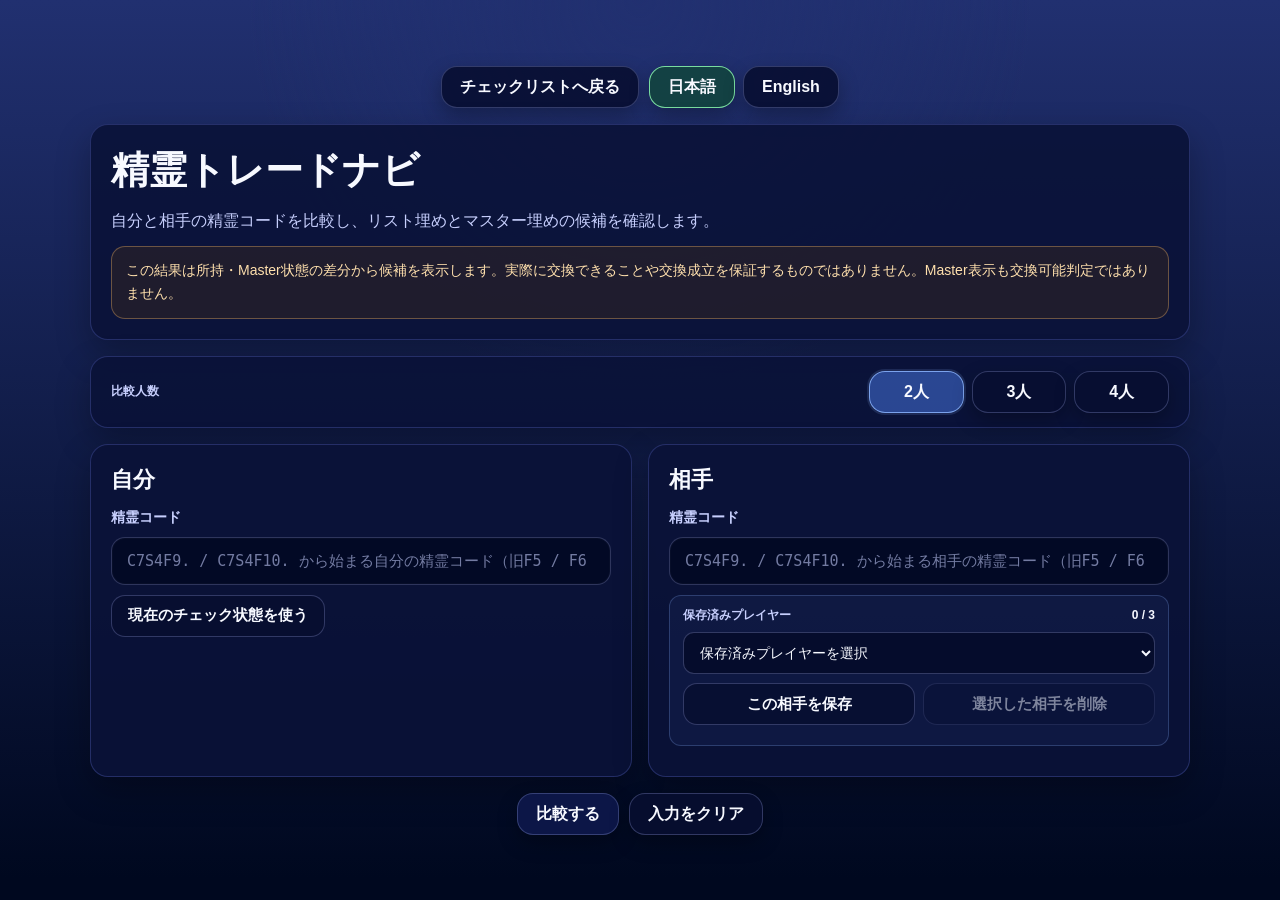
<file: trade.html>
<!doctype html>
<html lang="ja">
<head><script src="./season-entry.js?v=20261103-v13-default"></script>
  <meta charset="utf-8" />
  <meta
    name="viewport"
    content="width=device-width,initial-scale=1,viewport-fit=cover"
  />
  <title>FORTNITE Sprite Trade Compare</title>
  <meta name="theme-color" content="#0b1020" />

  <link
    rel="stylesheet"
    href="./app.css?v=20260812-v7-f2-ui-a"
  />
  <link
    rel="stylesheet"
    href="./trade.css?v=20260812-trade-partner-code-copy-d"
  />
</head>

<body>
  <main class="app-shell trade-shell">

    <section
      class="toolbar-card"
      aria-label="Trade comparison controls"
    >
      <div class="toolbar-row">
        <a
          class="pill-button trade-link-button"
          id="tradeBackLink"
          href="./"
        >チェックリストへ戻る</a>

        <div
          class="lang-group"
          aria-label="Language switch"
        >
          <button
            class="pill-button"
            id="tradeJaBtn"
            type="button"
          >日本語</button>

          <button
            class="pill-button"
            id="tradeEnBtn"
            type="button"
          >English</button>
        </div>
      </div>
    </section>

    <section class="trade-card trade-intro-card">
      <h1
        class="trade-page-title"
        id="tradeTitle"
      >精霊交換比較</h1>

      <p
        class="trade-description"
        id="tradeDescription"
      >
        自分と相手の精霊コードを比較し、
        リスト埋めとマスター埋めの候補を確認します。
      </p>

      <p
        class="trade-notice"
        id="tradeNotice"
      >
        この結果は所持・Master状態の差分から候補を表示します。
        実際に交換できることや交換成立を保証するものではありません。
        Master表示も交換可能判定ではありません。
      </p>
    </section>

    <section
      class="trade-card trade-player-count-card"
      id="tradePlayerCountCard"
      hidden
    >
      <div class="trade-player-count-heading-row">
        <span
          class="trade-saved-partner-label"
          id="tradePlayerCountLabel"
        >比較人数</span>

        <div
          class="trade-player-count-tabs"
          id="tradePlayerCountTabs"
          role="group"
          aria-label="比較人数"
        >
          <button
            class="pill-button trade-player-count-button is-active"
            id="tradePlayerCount2Btn"
            type="button"
            aria-pressed="true"
          >2人</button>

          <button
            class="pill-button trade-player-count-button"
            id="tradePlayerCount3Btn"
            type="button"
            aria-pressed="false"
          >3人</button>

          <button
            class="pill-button trade-player-count-button"
            id="tradePlayerCount4Btn"
            type="button"
            aria-pressed="false"
          >4人</button>
        </div>
      </div>
    </section>

    <section class="trade-input-grid">

      <article
        class="trade-card"
        id="tradeMyCard"
      >
        <h2
          class="trade-section-title"
          id="tradeMyTitle"
        >自分</h2>

        <div class="trade-code-group">
          <label
            class="background-code-label"
            id="tradeMyCodeLabel"
            for="tradeMyCode"
          >精霊コード</label>

          <input
            class="background-code-input trade-code-input"
            id="tradeMyCode"
            type="text"
            maxlength="256"
            placeholder="F1. または F2. から始まる自分の精霊コード"
            autocomplete="off"
            autocapitalize="off"
            spellcheck="false"
          />

          <div class="trade-input-actions">
            <button
              class="background-dialog-button"
              id="tradeUseCurrentBtn"
              type="button"
            >現在のチェック状態を使う</button>
          </div>

          <p
            class="trade-field-message"
            id="tradeMyCodeMessage"
            role="status"
            aria-live="polite"
          ></p>
        </div>
      </article>

      <article
        class="trade-card"
        id="tradePartnerACard"
      >
        <h2
          class="trade-section-title"
          id="tradePartnerTitle"
        >相手</h2>

        <div class="trade-code-group">
          <label
            class="background-code-label"
            id="tradePartnerCodeLabel"
            for="tradePartnerCode"
          >精霊コード</label>

          <input
            class="background-code-input trade-code-input"
            id="tradePartnerCode"
            type="text"
            maxlength="256"
            placeholder="F1. または F2. から始まる相手の精霊コード"
            autocomplete="off"
            autocapitalize="off"
            spellcheck="false"
          />

          <div
            class="trade-saved-partners"
            id="tradeSavedPartners"
          >
            <div class="trade-saved-partner-heading-row">
              <label
                class="trade-saved-partner-label"
                id="tradeSavedPartnerLabel"
                for="tradeSavedPartnerSelect"
              >保存済みプレイヤー</label>

              <span
                class="trade-saved-partner-count"
                id="tradeSavedPartnerCount"
              >0 / 5</span>
            </div>

            <select
              class="trade-saved-partner-select"
              id="tradeSavedPartnerSelect"
            >
              <option value="">保存済みプレイヤーを選択</option>
            </select>

            <div class="trade-saved-partner-actions">
              <button
                class="background-dialog-button"
                id="tradeSavedPartnerSaveBtn"
                type="button"
              >この相手を保存</button>

              <button
                class="background-dialog-button"
                id="tradeSavedPartnerDeleteBtn"
                type="button"
                disabled
              >選択した相手を削除</button>
            </div>

            <p
              class="trade-field-message"
              id="tradeSavedPartnerMessage"
              role="status"
              aria-live="polite"
            ></p>
          </div>

          <p
            class="trade-field-message"
            id="tradePartnerCodeMessage"
            role="status"
            aria-live="polite"
          ></p>

          <div
            class="trade-partner-epic"
            id="tradePartnerEpic"
            hidden
          >
            <span
              class="trade-partner-epic-label"
              id="tradePartnerEpicLabel"
            >相手のEpic Gamesディスプレイネーム</span>

            <div class="trade-partner-epic-value-row">
              <strong
                class="trade-partner-epic-name"
                id="tradePartnerEpicName"
              ></strong>

              <button
                class="trade-partner-epic-copy"
                id="tradePartnerEpicCopyBtn"
                type="button"
              >コピー</button>
            </div>
          </div>
        </div>
      </article>

      <article
        class="trade-card"
        id="tradePartnerBCard"
        hidden
      >
        <h2
          class="trade-section-title"
          id="tradePartnerBTitle"
        >相手B</h2>

        <div class="trade-code-group">
          <label
            class="background-code-label"
            id="tradePartnerBCodeLabel"
            for="tradePartnerBCode"
          >精霊コード</label>

          <input
            class="background-code-input trade-code-input"
            id="tradePartnerBCode"
            type="text"
            maxlength="256"
            placeholder="F1. または F2. から始まる相手Bの精霊コード"
            autocomplete="off"
            autocapitalize="off"
            spellcheck="false"
          />

          <div
            class="trade-saved-partners"
            id="tradeSavedPartnersB"
          >
            <div class="trade-saved-partner-heading-row">
              <label
                class="trade-saved-partner-label"
                id="tradeSavedPartnerBLabel"
                for="tradeSavedPartnerBSelect"
              >保存済みプレイヤー</label>

              <span
                class="trade-saved-partner-count"
                id="tradeSavedPartnerBCount"
              >0 / 5</span>
            </div>

            <select
              class="trade-saved-partner-select"
              id="tradeSavedPartnerBSelect"
            >
              <option value="">保存済みプレイヤーを選択</option>
            </select>

            <div class="trade-saved-partner-actions">
              <button
                class="background-dialog-button"
                id="tradeSavedPartnerBSaveBtn"
                type="button"
              >この相手を保存</button>

              <button
                class="background-dialog-button"
                id="tradeSavedPartnerBDeleteBtn"
                type="button"
                disabled
              >選択した相手を削除</button>
            </div>

            <p
              class="trade-field-message"
              id="tradeSavedPartnerBMessage"
              role="status"
              aria-live="polite"
            ></p>
          </div>

          <p
            class="trade-field-message"
            id="tradePartnerBCodeMessage"
            role="status"
            aria-live="polite"
          ></p>

          <div
            class="trade-partner-epic"
            id="tradePartnerBEpic"
            hidden
          >
            <span
              class="trade-partner-epic-label"
              id="tradePartnerBEpicLabel"
            >相手BのEpic Gamesディスプレイネーム</span>

            <div class="trade-partner-epic-value-row">
              <strong
                class="trade-partner-epic-name"
                id="tradePartnerBEpicName"
              ></strong>

              <button
                class="trade-partner-epic-copy"
                id="tradePartnerBEpicCopyBtn"
                type="button"
              >コピー</button>
            </div>
          </div>
        </div>
      </article>

      <article
        class="trade-card"
        id="tradePartnerCCard"
        hidden
      >
        <h2
          class="trade-section-title"
          id="tradePartnerCTitle"
        >相手C</h2>

        <div class="trade-code-group">
          <label
            class="background-code-label"
            id="tradePartnerCCodeLabel"
            for="tradePartnerCCode"
          >精霊コード</label>

          <input
            class="background-code-input trade-code-input"
            id="tradePartnerCCode"
            type="text"
            maxlength="256"
            placeholder="F1. または F2. から始まる相手Cの精霊コード"
            autocomplete="off"
            autocapitalize="off"
            spellcheck="false"
          />

          <div
            class="trade-saved-partners"
            id="tradeSavedPartnersC"
          >
            <div class="trade-saved-partner-heading-row">
              <label
                class="trade-saved-partner-label"
                id="tradeSavedPartnerCLabel"
                for="tradeSavedPartnerCSelect"
              >保存済みプレイヤー</label>

              <span
                class="trade-saved-partner-count"
                id="tradeSavedPartnerCCount"
              >0 / 5</span>
            </div>

            <select
              class="trade-saved-partner-select"
              id="tradeSavedPartnerCSelect"
            >
              <option value="">保存済みプレイヤーを選択</option>
            </select>

            <div class="trade-saved-partner-actions">
              <button
                class="background-dialog-button"
                id="tradeSavedPartnerCSaveBtn"
                type="button"
              >この相手を保存</button>

              <button
                class="background-dialog-button"
                id="tradeSavedPartnerCDeleteBtn"
                type="button"
                disabled
              >選択した相手を削除</button>
            </div>

            <p
              class="trade-field-message"
              id="tradeSavedPartnerCMessage"
              role="status"
              aria-live="polite"
            ></p>
          </div>

          <p
            class="trade-field-message"
            id="tradePartnerCCodeMessage"
            role="status"
            aria-live="polite"
          ></p>

          <div
            class="trade-partner-epic"
            id="tradePartnerCEpic"
            hidden
          >
            <span
              class="trade-partner-epic-label"
              id="tradePartnerCEpicLabel"
            >相手CのEpic Gamesディスプレイネーム</span>

            <div class="trade-partner-epic-value-row">
              <strong
                class="trade-partner-epic-name"
                id="tradePartnerCEpicName"
              ></strong>

              <button
                class="trade-partner-epic-copy"
                id="tradePartnerCEpicCopyBtn"
                type="button"
              >コピー</button>
            </div>
          </div>
        </div>
      </article>

    </section>

    <div class="trade-compare-actions">
      <button
        class="pill-button primary-button"
        id="tradeCompareBtn"
        type="button"
      >比較する</button>

      <button
        class="pill-button"
        id="tradeClearBtn"
        type="button"
      >入力をクリア</button>
    </div>

    <p
      class="trade-global-message"
      id="tradeMessage"
      role="status"
      aria-live="polite"
    ></p>

    <section
      class="trade-results"
      id="tradeResults"
      aria-labelledby="tradeResultsTitle"
      hidden
    >
      <h2
        class="trade-results-title"
        id="tradeResultsTitle"
      >比較結果</h2>

      <div
        class="trade-pair-tabs"
        id="tradePairTabs"
        role="group"
        aria-label="比較ペア切り替え"
        hidden
      >
        <button
          class="pill-button trade-pair-button is-active"
          id="tradePairMyABtn"
          type="button"
          aria-pressed="true"
        >自分 ↔ 相手A</button>

        <button
          class="pill-button trade-pair-button"
          id="tradePairMyBBtn"
          type="button"
          aria-pressed="false"
        >自分 ↔ 相手B</button>

        <button
          class="pill-button trade-pair-button"
          id="tradePairMyCBtn"
          type="button"
          aria-pressed="false"
        >自分 ↔ 相手C</button>

        <button
          class="pill-button trade-pair-button"
          id="tradePairABBtn"
          type="button"
          aria-pressed="false"
        >相手A ↔ 相手B</button>

        <button
          class="pill-button trade-pair-button"
          id="tradePairACBtn"
          type="button"
          aria-pressed="false"
        >相手A ↔ 相手C</button>

        <button
          class="pill-button trade-pair-button"
          id="tradePairBCBtn"
          type="button"
          aria-pressed="false"
        >相手B ↔ 相手C</button>
      </div>

      <div
        class="trade-mode-tabs"
        id="tradeModeTabs"
        role="group"
        aria-label="表示切り替え"
      >
        <button
          class="pill-button trade-mode-button is-active"
          id="tradeModeListBtn"
          type="button"
          aria-pressed="true"
        >リスト埋め</button>

        <button
          class="pill-button trade-mode-button"
          id="tradeModeMasterBtn"
          type="button"
          aria-pressed="false"
        >マスター埋め</button>

        <button
          class="pill-button trade-mode-button"
          id="tradeModeAllBtn"
          type="button"
          aria-pressed="false"
        >リスト＆マスター埋め</button>
      </div>

      <div
        class="trade-result-grid"
        id="tradeResultGrid"
      >

        <article class="trade-card trade-result-card">
          <div class="trade-result-heading-row">
            <h3
              class="trade-result-title"
              id="tradePartnerToMeTitle"
            >相手から受け取る候補</h3>

            <span
              class="pill trade-result-summary"
              id="tradePartnerToMeSummary"
            >0件</span>
          </div>

          <p
            class="trade-result-description"
            id="tradePartnerToMeDescription"
          >
            相手から受け取る候補です。
          </p>

          <ul
            class="trade-result-list"
            id="tradePartnerToMeList"
          ></ul>

          <div
            class="trade-partner-code-update"
            id="tradePartnerToMeCodeUpdate"
            hidden
          >
            <div class="trade-partner-code-update-actions">
              <button
                class="background-dialog-button trade-partner-code-update-button"
                id="tradePartnerToMeCodeUpdateBtn"
                type="button"
                disabled
              >相手コードを更新</button>

              <button
                class="background-dialog-button trade-partner-code-copy-button"
                id="tradePartnerToMeCodeCopyBtn"
                type="button"
                disabled
              >相手コードをコピー</button>
            </div>

            <p
              class="trade-field-message"
              id="tradePartnerToMeCodeUpdateMessage"
              role="status"
              aria-live="polite"
            ></p>
          </div>
        </article>

        <article class="trade-card trade-result-card">
          <div class="trade-result-heading-row">
            <h3
              class="trade-result-title"
              id="tradeMeToPartnerTitle"
            >自分から渡す候補</h3>

            <span
              class="pill trade-result-summary"
              id="tradeMeToPartnerSummary"
            >0件</span>
          </div>

          <p
            class="trade-result-description"
            id="tradeMeToPartnerDescription"
          >
            自分から渡す候補です。
          </p>

          <ul
            class="trade-result-list"
            id="tradeMeToPartnerList"
          ></ul>

          <div
            class="trade-partner-code-update"
            id="tradePartnerCodeUpdate"
          >
            <div class="trade-partner-code-update-actions">
              <button
                class="background-dialog-button trade-partner-code-update-button"
                id="tradePartnerCodeUpdateBtn"
                type="button"
                disabled
              >相手コードを更新</button>

              <button
                class="background-dialog-button trade-partner-code-copy-button"
                id="tradePartnerCodeCopyBtn"
                type="button"
                disabled
              >相手コードをコピー</button>
            </div>

            <p
              class="trade-field-message"
              id="tradePartnerCodeUpdateMessage"
              role="status"
              aria-live="polite"
            ></p>
          </div>
        </article>

      </div>
    </section>

  </main>

  <script src="./sprite-state-codec.js?v=20260812-f2-codec-a"></script>
  <script src="./sprite-catalog-f1.js?v=20260812-f1-display-d"></script>
  <script src="./trade.js?v=20261112-v14"></script>
  <script src="./tips.js?v=20260813-v777-visual-guide-a"></script>
</body>
</html>
</file>
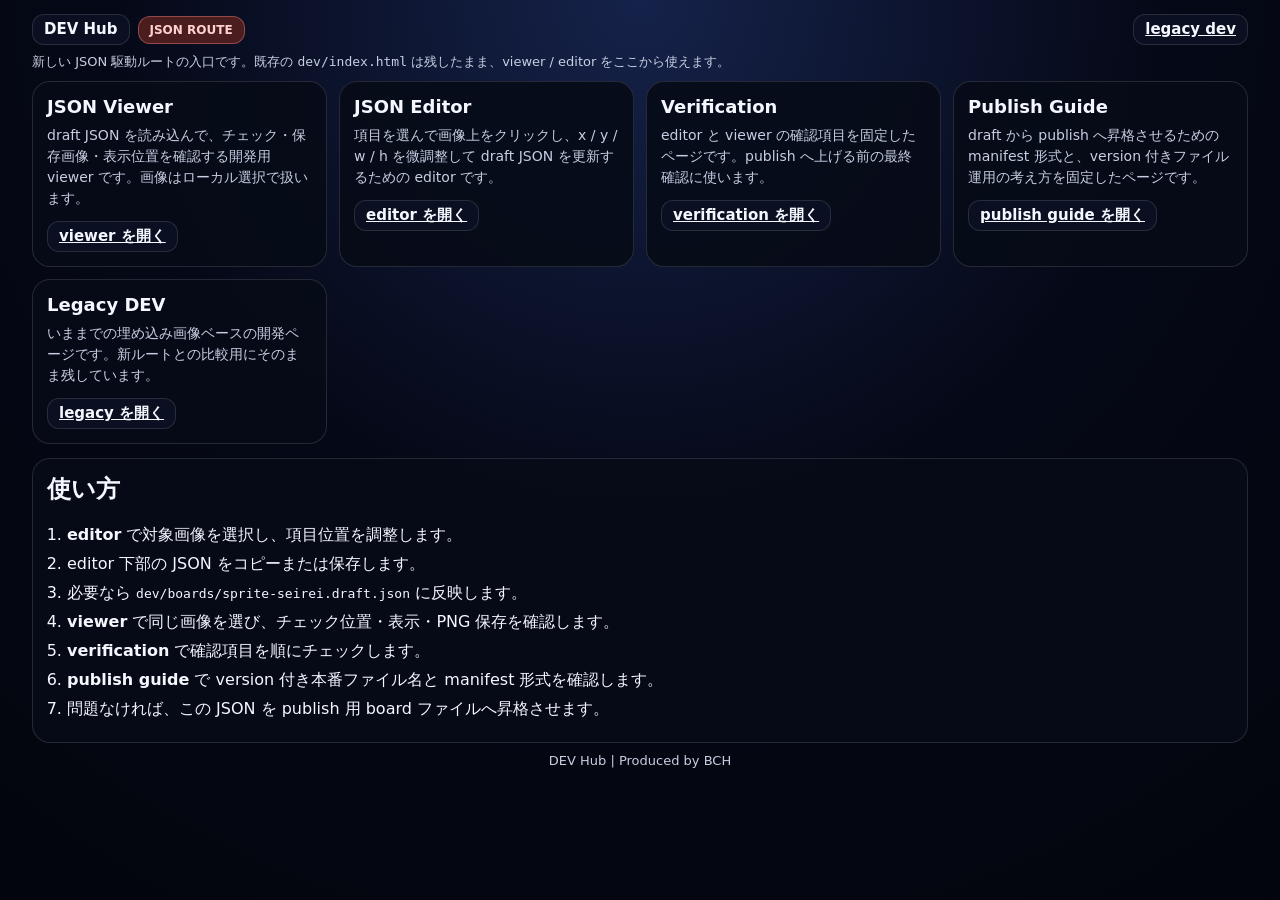
<file: dev/hub.html>
<!doctype html>
<html lang="ja">
<head>
  <meta charset="utf-8" />
  <meta name="viewport" content="width=device-width,initial-scale=1,viewport-fit=cover" />
  <title>Fortnite Sprite Checklist [DEV Hub]</title>
  <meta name="theme-color" content="#0b1020" />
  <link rel="stylesheet" href="./dev-app.css" />
  <style>
    .hub-grid { display:grid; grid-template-columns:repeat(auto-fit,minmax(260px,1fr)); gap:12px; }
    .hub-card { border:1px solid var(--line); background:rgba(7,12,24,.9); border-radius:18px; padding:14px; }
    .hub-card h2 { margin:0 0 8px; font-size:18px; }
    .hub-card p { margin:0 0 12px; color:var(--muted); font-size:14px; line-height:1.5; }
    .hub-actions { display:flex; flex-wrap:wrap; gap:8px; }
    .hub-steps { margin-top:14px; border:1px solid var(--line); background:rgba(7,12,24,.9); border-radius:18px; padding:14px; }
    .hub-steps ol { margin:0; padding-left:20px; }
    .hub-steps li { margin:0 0 8px; }
  </style>
</head>
<body>
  <div class="wrap">
    <div class="toolbar">
      <span class="badge">DEV Hub</span>
      <span class="dev-flag">JSON ROUTE</span>
      <span class="spacer"></span>
      <a class="action" href="./index.html">legacy dev</a>
    </div>

    <div class="hint">新しい JSON 駆動ルートの入口です。既存の <code>dev/index.html</code> は残したまま、viewer / editor をここから使えます。</div>

    <div class="hub-grid">
      <section class="hub-card">
        <h2>JSON Viewer</h2>
        <p>draft JSON を読み込んで、チェック・保存画像・表示位置を確認する開発用 viewer です。画像はローカル選択で扱います。</p>
        <div class="hub-actions">
          <a class="action" href="./json-viewer.html">viewer を開く</a>
        </div>
      </section>

      <section class="hub-card">
        <h2>JSON Editor</h2>
        <p>項目を選んで画像上をクリックし、x / y / w / h を微調整して draft JSON を更新するための editor です。</p>
        <div class="hub-actions">
          <a class="action" href="./editor.html">editor を開く</a>
        </div>
      </section>

      <section class="hub-card">
        <h2>Verification</h2>
        <p>editor と viewer の確認項目を固定したページです。publish へ上げる前の最終確認に使います。</p>
        <div class="hub-actions">
          <a class="action" href="./verification.html">verification を開く</a>
        </div>
      </section>

      <section class="hub-card">
        <h2>Publish Guide</h2>
        <p>draft から publish へ昇格させるための manifest 形式と、version 付きファイル運用の考え方を固定したページです。</p>
        <div class="hub-actions">
          <a class="action" href="./publish.html">publish guide を開く</a>
        </div>
      </section>

      <section class="hub-card">
        <h2>Legacy DEV</h2>
        <p>いままでの埋め込み画像ベースの開発ページです。新ルートとの比較用にそのまま残しています。</p>
        <div class="hub-actions">
          <a class="action" href="./index.html">legacy を開く</a>
        </div>
      </section>
    </div>

    <section class="hub-steps">
      <h2 style="margin-top:0;">使い方</h2>
      <ol>
        <li><strong>editor</strong> で対象画像を選択し、項目位置を調整します。</li>
        <li>editor 下部の JSON をコピーまたは保存します。</li>
        <li>必要なら <code>dev/boards/sprite-seirei.draft.json</code> に反映します。</li>
        <li><strong>viewer</strong> で同じ画像を選び、チェック位置・表示・PNG 保存を確認します。</li>
        <li><strong>verification</strong> で確認項目を順にチェックします。</li>
        <li><strong>publish guide</strong> で version 付き本番ファイル名と manifest 形式を確認します。</li>
        <li>問題なければ、この JSON を publish 用 board ファイルへ昇格させます。</li>
      </ol>
    </section>

    <div class="footer">DEV Hub | Produced by BCH</div>
  </div>
</body>
</html>
</file>
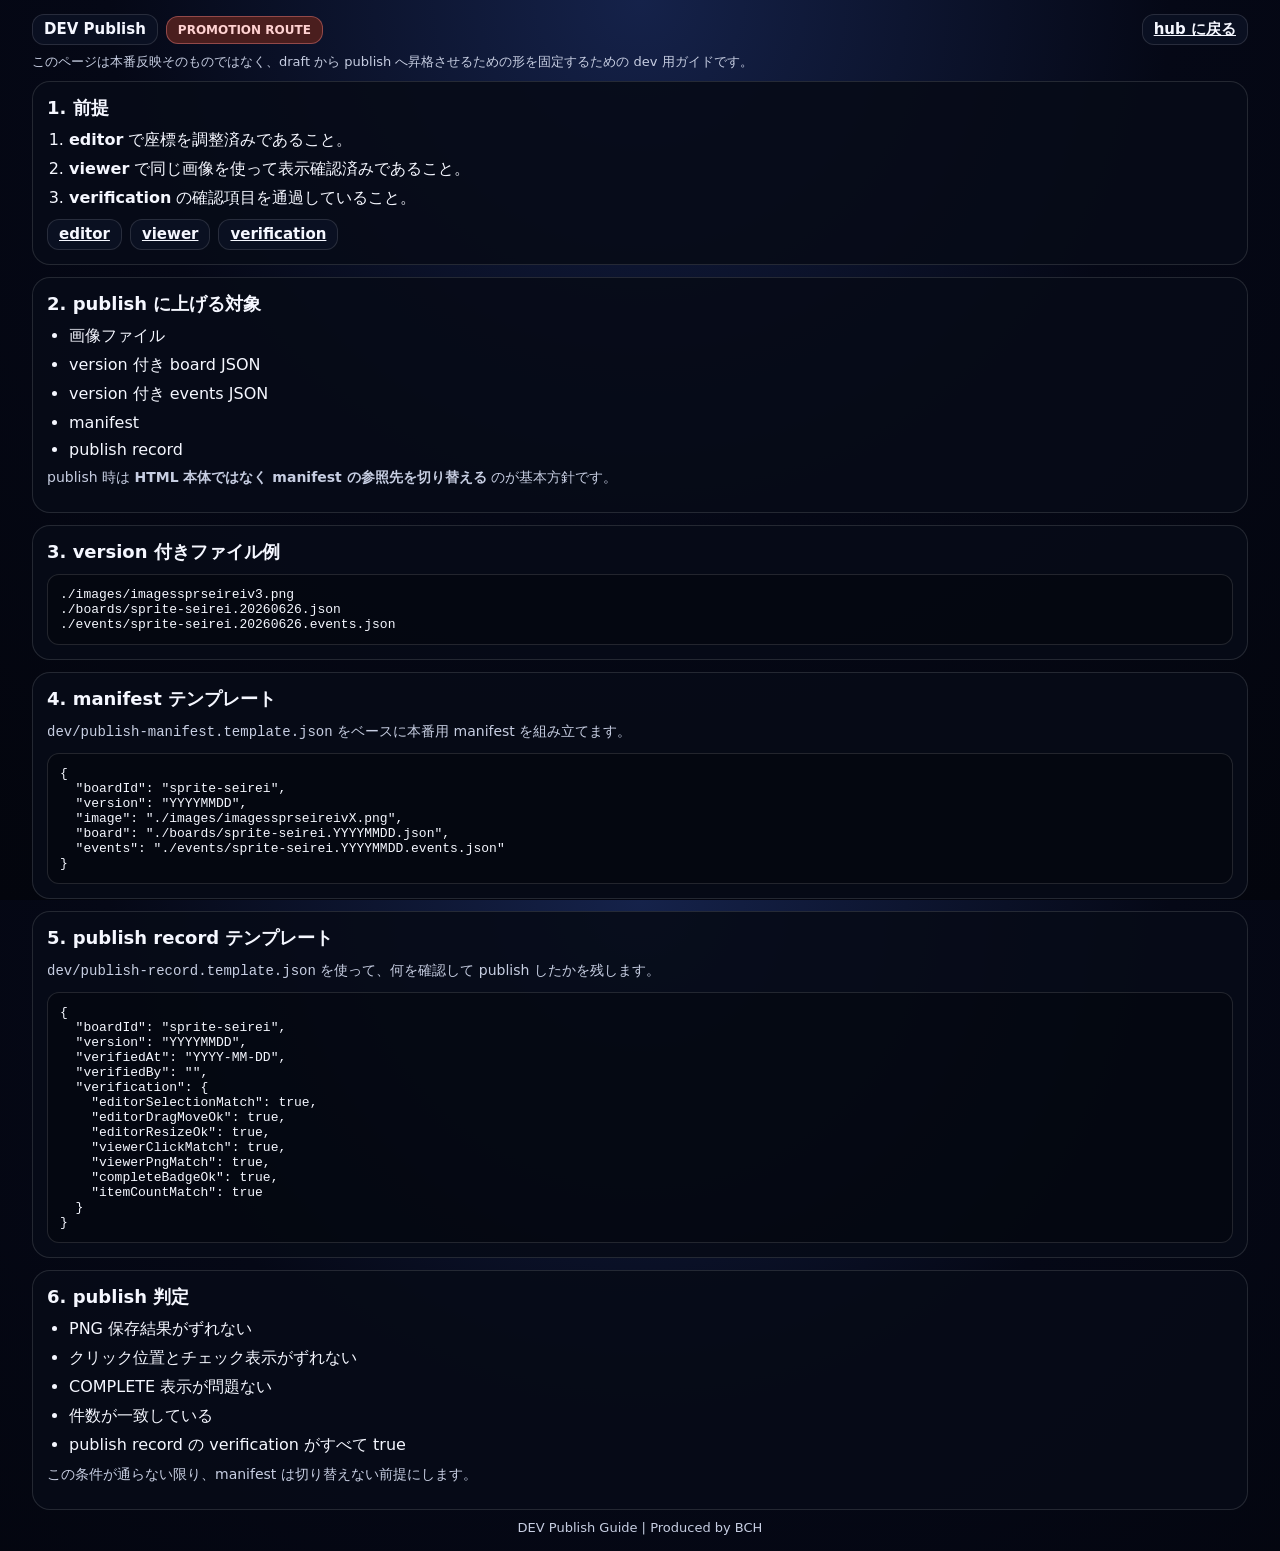
<file: dev/publish.html>
<!doctype html>
<html lang="ja">
<head>
  <meta charset="utf-8" />
  <meta name="viewport" content="width=device-width,initial-scale=1,viewport-fit=cover" />
  <title>Fortnite Sprite Checklist [DEV Publish Guide]</title>
  <meta name="theme-color" content="#0b1020" />
  <link rel="stylesheet" href="./dev-app.css" />
  <style>
    .publish-grid { display:grid; gap:12px; }
    .publish-card { border:1px solid var(--line); background:rgba(7,12,24,.9); border-radius:18px; padding:14px; }
    .publish-card h2 { margin:0 0 10px; font-size:18px; }
    .publish-card p { margin:0 0 10px; color:var(--muted); font-size:14px; line-height:1.5; }
    .publish-card ol, .publish-card ul { margin:0; padding-left:22px; }
    .publish-card li { margin:0 0 8px; }
    .publish-actions { display:flex; flex-wrap:wrap; gap:8px; margin-top:10px; }
    .publish-code { display:block; white-space:pre-wrap; border:1px solid var(--line); background:rgba(0,0,0,.24); border-radius:12px; padding:12px; font-family:ui-monospace,SFMono-Regular,Menlo,Consolas,monospace; font-size:13px; }
  </style>
</head>
<body>
  <div class="wrap">
    <div class="toolbar">
      <span class="badge">DEV Publish</span>
      <span class="dev-flag">PROMOTION ROUTE</span>
      <span class="spacer"></span>
      <a class="action" href="./hub.html">hub に戻る</a>
    </div>

    <div class="hint">このページは本番反映そのものではなく、draft から publish へ昇格させるための形を固定するための dev 用ガイドです。</div>

    <div class="publish-grid">
      <section class="publish-card">
        <h2>1. 前提</h2>
        <ol>
          <li><strong>editor</strong> で座標を調整済みであること。</li>
          <li><strong>viewer</strong> で同じ画像を使って表示確認済みであること。</li>
          <li><strong>verification</strong> の確認項目を通過していること。</li>
        </ol>
        <div class="publish-actions">
          <a class="action" href="./editor.html">editor</a>
          <a class="action" href="./json-viewer.html">viewer</a>
          <a class="action" href="./verification.html">verification</a>
        </div>
      </section>

      <section class="publish-card">
        <h2>2. publish に上げる対象</h2>
        <ul>
          <li>画像ファイル</li>
          <li>version 付き board JSON</li>
          <li>version 付き events JSON</li>
          <li>manifest</li>
          <li>publish record</li>
        </ul>
        <p>publish 時は <strong>HTML 本体ではなく manifest の参照先を切り替える</strong> のが基本方針です。</p>
      </section>

      <section class="publish-card">
        <h2>3. version 付きファイル例</h2>
        <span class="publish-code">./images/imagessprseireiv3.png
./boards/sprite-seirei.20260626.json
./events/sprite-seirei.20260626.events.json</span>
      </section>

      <section class="publish-card">
        <h2>4. manifest テンプレート</h2>
        <p><code>dev/publish-manifest.template.json</code> をベースに本番用 manifest を組み立てます。</p>
        <span class="publish-code">{
  "boardId": "sprite-seirei",
  "version": "YYYYMMDD",
  "image": "./images/imagessprseireivX.png",
  "board": "./boards/sprite-seirei.YYYYMMDD.json",
  "events": "./events/sprite-seirei.YYYYMMDD.events.json"
}</span>
      </section>

      <section class="publish-card">
        <h2>5. publish record テンプレート</h2>
        <p><code>dev/publish-record.template.json</code> を使って、何を確認して publish したかを残します。</p>
        <span class="publish-code">{
  "boardId": "sprite-seirei",
  "version": "YYYYMMDD",
  "verifiedAt": "YYYY-MM-DD",
  "verifiedBy": "",
  "verification": {
    "editorSelectionMatch": true,
    "editorDragMoveOk": true,
    "editorResizeOk": true,
    "viewerClickMatch": true,
    "viewerPngMatch": true,
    "completeBadgeOk": true,
    "itemCountMatch": true
  }
}</span>
      </section>

      <section class="publish-card">
        <h2>6. publish 判定</h2>
        <ul>
          <li>PNG 保存結果がずれない</li>
          <li>クリック位置とチェック表示がずれない</li>
          <li>COMPLETE 表示が問題ない</li>
          <li>件数が一致している</li>
          <li>publish record の verification がすべて true</li>
        </ul>
        <p>この条件が通らない限り、manifest は切り替えない前提にします。</p>
      </section>
    </div>

    <div class="footer">DEV Publish Guide | Produced by BCH</div>
  </div>
</body>
</html>
</file>
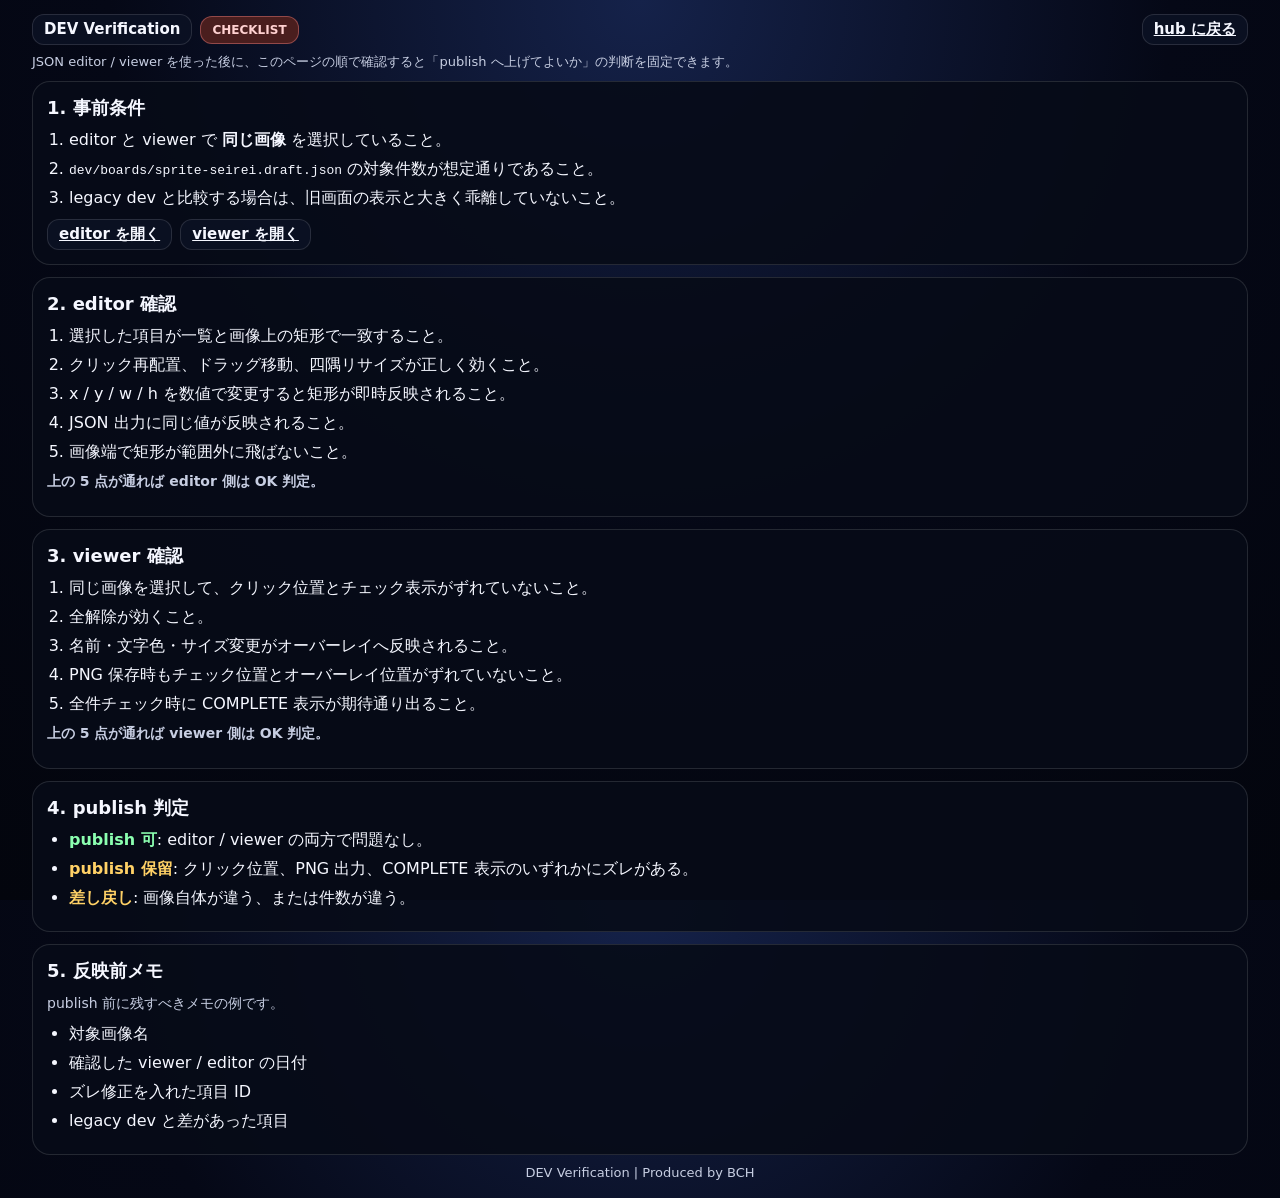
<file: dev/verification.html>
<!doctype html>
<html lang="ja">
<head>
  <meta charset="utf-8" />
  <meta name="viewport" content="width=device-width,initial-scale=1,viewport-fit=cover" />
  <title>Fortnite Sprite Checklist [DEV Verification]</title>
  <meta name="theme-color" content="#0b1020" />
  <link rel="stylesheet" href="./dev-app.css" />
  <style>
    .verify-grid { display:grid; gap:12px; }
    .verify-card { border:1px solid var(--line); background:rgba(7,12,24,.9); border-radius:18px; padding:14px; }
    .verify-card h2 { margin:0 0 10px; font-size:18px; }
    .verify-card p { margin:0 0 10px; color:var(--muted); font-size:14px; line-height:1.5; }
    .verify-card ol, .verify-card ul { margin:0; padding-left:22px; }
    .verify-card li { margin:0 0 8px; }
    .verify-actions { display:flex; flex-wrap:wrap; gap:8px; margin-top:10px; }
    .verify-pass { color:var(--success); font-weight:700; }
    .verify-warn { color:var(--warn); font-weight:700; }
  </style>
</head>
<body>
  <div class="wrap">
    <div class="toolbar">
      <span class="badge">DEV Verification</span>
      <span class="dev-flag">CHECKLIST</span>
      <span class="spacer"></span>
      <a class="action" href="./hub.html">hub に戻る</a>
    </div>

    <div class="hint">JSON editor / viewer を使った後に、このページの順で確認すると「publish へ上げてよいか」の判断を固定できます。</div>

    <div class="verify-grid">
      <section class="verify-card">
        <h2>1. 事前条件</h2>
        <ol>
          <li>editor と viewer で <strong>同じ画像</strong> を選択していること。</li>
          <li><code>dev/boards/sprite-seirei.draft.json</code> の対象件数が想定通りであること。</li>
          <li>legacy dev と比較する場合は、旧画面の表示と大きく乖離していないこと。</li>
        </ol>
        <div class="verify-actions">
          <a class="action" href="./editor.html">editor を開く</a>
          <a class="action" href="./json-viewer.html">viewer を開く</a>
        </div>
      </section>

      <section class="verify-card">
        <h2>2. editor 確認</h2>
        <ol>
          <li>選択した項目が一覧と画像上の矩形で一致すること。</li>
          <li>クリック再配置、ドラッグ移動、四隅リサイズが正しく効くこと。</li>
          <li>x / y / w / h を数値で変更すると矩形が即時反映されること。</li>
          <li>JSON 出力に同じ値が反映されること。</li>
          <li>画像端で矩形が範囲外に飛ばないこと。</li>
        </ol>
        <p class="verify-pass">上の 5 点が通れば editor 側は OK 判定。</p>
      </section>

      <section class="verify-card">
        <h2>3. viewer 確認</h2>
        <ol>
          <li>同じ画像を選択して、クリック位置とチェック表示がずれていないこと。</li>
          <li>全解除が効くこと。</li>
          <li>名前・文字色・サイズ変更がオーバーレイへ反映されること。</li>
          <li>PNG 保存時もチェック位置とオーバーレイ位置がずれていないこと。</li>
          <li>全件チェック時に COMPLETE 表示が期待通り出ること。</li>
        </ol>
        <p class="verify-pass">上の 5 点が通れば viewer 側は OK 判定。</p>
      </section>

      <section class="verify-card">
        <h2>4. publish 判定</h2>
        <ul>
          <li><span class="verify-pass">publish 可</span>: editor / viewer の両方で問題なし。</li>
          <li><span class="verify-warn">publish 保留</span>: クリック位置、PNG 出力、COMPLETE 表示のいずれかにズレがある。</li>
          <li><span class="verify-warn">差し戻し</span>: 画像自体が違う、または件数が違う。</li>
        </ul>
      </section>

      <section class="verify-card">
        <h2>5. 反映前メモ</h2>
        <p>publish 前に残すべきメモの例です。</p>
        <ul>
          <li>対象画像名</li>
          <li>確認した viewer / editor の日付</li>
          <li>ズレ修正を入れた項目 ID</li>
          <li>legacy dev と差があった項目</li>
        </ul>
      </section>
    </div>

    <div class="footer">DEV Verification | Produced by BCH</div>
  </div>
</body>
</html>
</file>
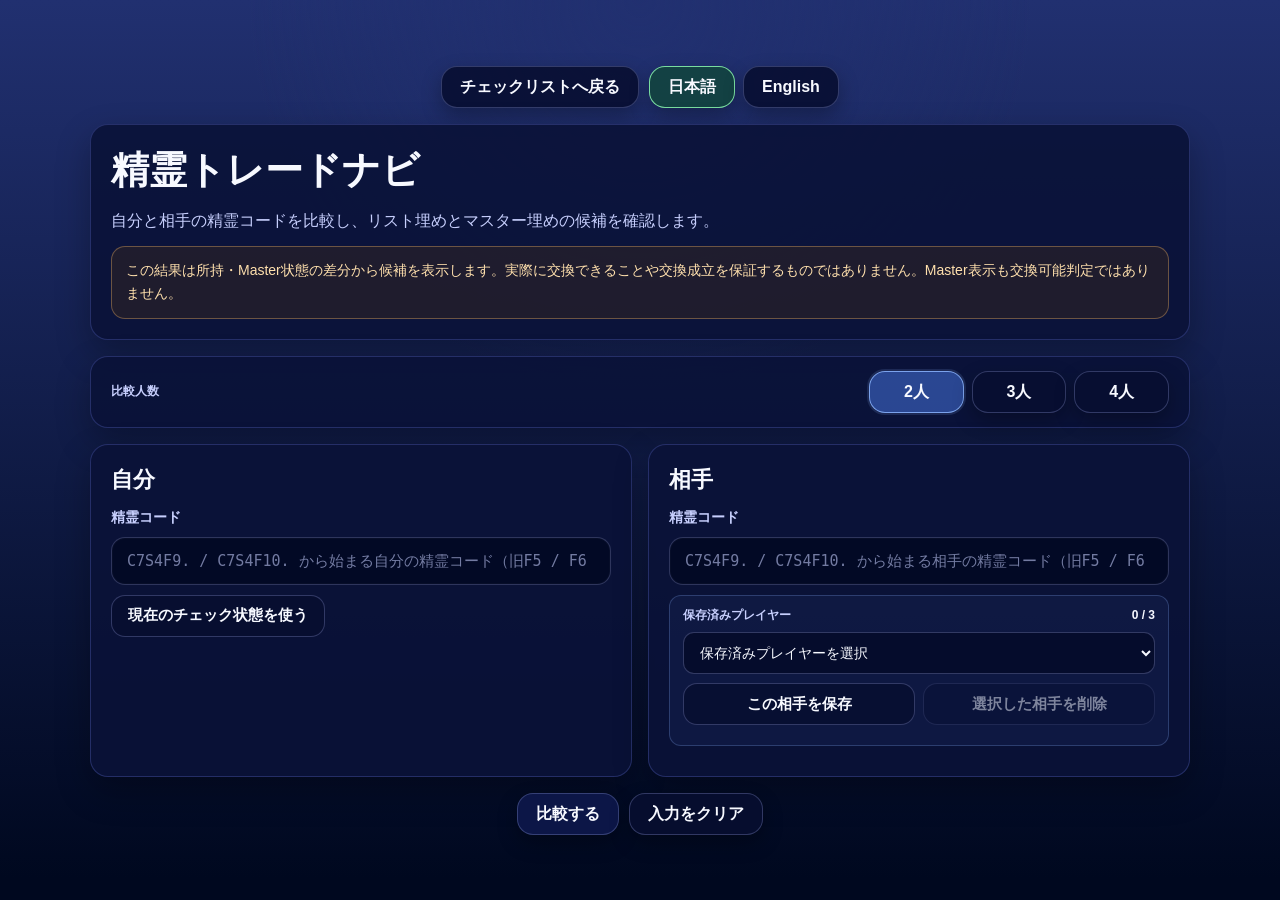
<file: season-ch7ms/trade.html>
<!doctype html>
<html lang="ja">
<head><script src="../season-entry.js?v=20261103-v13-default"></script>
  <meta charset="utf-8" />
  <meta
    name="viewport"
    content="width=device-width,initial-scale=1,viewport-fit=cover"
  />
  <title>FORTNITE Sprite Trade Navigator</title>
  <meta name="theme-color" content="#0b1020" />
<link
    rel="stylesheet"
    href="../v8/trade.css?v=20260828-trade-nav-safety-b"
  />
</head>

<body>
  <main class="app-shell trade-shell"><p role="status" id="seasonContractNotice"></p>

    <section
      class="toolbar-card"
      aria-label="Trade comparison controls"
    >
      <div class="toolbar-row">
        <a
          class="pill-button trade-link-button"
          id="tradeBackLink"
          href="index.html"
        >チェックリストへ戻る</a>

        <div
          class="lang-group"
          aria-label="Language switch"
        >
          <button
            class="pill-button"
            id="tradeJaBtn"
            type="button"
          >日本語</button>

          <button
            class="pill-button"
            id="tradeEnBtn"
            type="button"
          >English</button>
        </div>
      </div>
    </section>

    <section class="trade-card trade-intro-card">
      <h1
        class="trade-page-title"
        id="tradeTitle"
      >精霊トレードナビ</h1>

      <p
        class="trade-description"
        id="tradeDescription"
      >
        自分と相手の精霊コードを比較し、
        リスト埋めとマスター埋めの候補を確認します。
      </p>

      <p
        class="trade-notice"
        id="tradeNotice"
      >
        この結果は所持・Master状態の差分から候補を表示します。
        実際に交換できることや交換成立を保証するものではありません。
        Master表示も交換可能判定ではありません。
      </p>
    </section>

    <section
      class="trade-card trade-player-count-card"
      id="tradePlayerCountCard"
      hidden
    >
      <div class="trade-player-count-heading-row">
        <span
          class="trade-saved-partner-label"
          id="tradePlayerCountLabel"
        >比較人数</span>

        <div
          class="trade-player-count-tabs"
          id="tradePlayerCountTabs"
          role="group"
          aria-label="比較人数"
        >
          <button
            class="pill-button trade-player-count-button is-active"
            id="tradePlayerCount2Btn"
            type="button"
            aria-pressed="true"
          >2人</button>

          <button
            class="pill-button trade-player-count-button"
            id="tradePlayerCount3Btn"
            type="button"
            aria-pressed="false"
          >3人</button>

          <button
            class="pill-button trade-player-count-button"
            id="tradePlayerCount4Btn"
            type="button"
            aria-pressed="false"
          >4人</button>
        </div>
      </div>
    </section>

    <section class="trade-input-grid">

      <article
        class="trade-card"
        id="tradeMyCard"
      >
        <h2
          class="trade-section-title"
          id="tradeMyTitle"
        >自分</h2>

        <div class="trade-code-group">
          <label
            class="background-code-label"
            id="tradeMyCodeLabel"
            for="tradeMyCode"
          >精霊コード</label>

          <input
            class="background-code-input trade-code-input"
            id="tradeMyCode"
            type="text"
            maxlength="147"
            placeholder="C7S4F7. / C7S4F8. から始まる自分の精霊コード"
            autocomplete="off"
            autocapitalize="off"
            spellcheck="false"
          />

          <div class="trade-input-actions">
            <button
              class="background-dialog-button"
              id="tradeUseCurrentBtn"
              type="button"
            >現在のチェック状態を使う</button>
          </div>

          <p
            class="trade-field-message"
            id="tradeMyCodeMessage"
            role="status"
            aria-live="polite"
          ></p>
        </div>
      </article>

      <article
        class="trade-card"
        id="tradePartnerACard"
      >
        <h2
          class="trade-section-title"
          id="tradePartnerTitle"
        >相手</h2>

        <div class="trade-code-group">
          <label
            class="background-code-label"
            id="tradePartnerCodeLabel"
            for="tradePartnerCode"
          >精霊コード</label>

          <input
            class="background-code-input trade-code-input"
            id="tradePartnerCode"
            type="text"
            maxlength="147"
            placeholder="C7S4F7. / C7S4F8. から始まる相手の精霊コード"
            autocomplete="off"
            autocapitalize="off"
            spellcheck="false"
          />

          <div
            class="trade-saved-partners"
            id="tradeSavedPartners"
          >
            <div class="trade-saved-partner-heading-row">
              <label
                class="trade-saved-partner-label"
                id="tradeSavedPartnerLabel"
                for="tradeSavedPartnerSelect"
              >保存済みプレイヤー</label>

              <span
                class="trade-saved-partner-count"
                id="tradeSavedPartnerCount"
              >0 / 5</span>
            </div>

            <select
              class="trade-saved-partner-select"
              id="tradeSavedPartnerSelect"
            >
              <option value="">保存済みプレイヤーを選択</option>
            </select>

            <div class="trade-saved-partner-actions">
              <button
                class="background-dialog-button"
                id="tradeSavedPartnerSaveBtn"
                type="button"
              >この相手を保存</button>

              <button
                class="background-dialog-button"
                id="tradeSavedPartnerDeleteBtn"
                type="button"
                disabled
              >選択した相手を削除</button>
            </div>

            <p
              class="trade-field-message"
              id="tradeSavedPartnerMessage"
              role="status"
              aria-live="polite"
            ></p>
          </div>

          <p
            class="trade-field-message"
            id="tradePartnerCodeMessage"
            role="status"
            aria-live="polite"
          ></p>

          <div
            class="trade-partner-epic"
            id="tradePartnerEpic"
            hidden
          >
            <span
              class="trade-partner-epic-label"
              id="tradePartnerEpicLabel"
            >相手のEpic Gamesディスプレイネーム</span>

            <div class="trade-partner-epic-value-row">
              <strong
                class="trade-partner-epic-name"
                id="tradePartnerEpicName"
              ></strong>

              <button
                class="trade-partner-epic-copy"
                id="tradePartnerEpicCopyBtn"
                type="button"
              >コピー</button>
            </div>
          </div>
        </div>
      </article>

      <article
        class="trade-card"
        id="tradePartnerBCard"
        hidden
      >
        <h2
          class="trade-section-title"
          id="tradePartnerBTitle"
        >相手B</h2>

        <div class="trade-code-group">
          <label
            class="background-code-label"
            id="tradePartnerBCodeLabel"
            for="tradePartnerBCode"
          >精霊コード</label>

          <input
            class="background-code-input trade-code-input"
            id="tradePartnerBCode"
            type="text"
            maxlength="147"
            placeholder="C7S4F7. / C7S4F8. から始まる相手Bの精霊コード"
            autocomplete="off"
            autocapitalize="off"
            spellcheck="false"
          />

          <div
            class="trade-saved-partners"
            id="tradeSavedPartnersB"
          >
            <div class="trade-saved-partner-heading-row">
              <label
                class="trade-saved-partner-label"
                id="tradeSavedPartnerBLabel"
                for="tradeSavedPartnerBSelect"
              >保存済みプレイヤー</label>

              <span
                class="trade-saved-partner-count"
                id="tradeSavedPartnerBCount"
              >0 / 5</span>
            </div>

            <select
              class="trade-saved-partner-select"
              id="tradeSavedPartnerBSelect"
            >
              <option value="">保存済みプレイヤーを選択</option>
            </select>

            <div class="trade-saved-partner-actions">
              <button
                class="background-dialog-button"
                id="tradeSavedPartnerBSaveBtn"
                type="button"
              >この相手を保存</button>

              <button
                class="background-dialog-button"
                id="tradeSavedPartnerBDeleteBtn"
                type="button"
                disabled
              >選択した相手を削除</button>
            </div>

            <p
              class="trade-field-message"
              id="tradeSavedPartnerBMessage"
              role="status"
              aria-live="polite"
            ></p>
          </div>

          <p
            class="trade-field-message"
            id="tradePartnerBCodeMessage"
            role="status"
            aria-live="polite"
          ></p>

          <div
            class="trade-partner-epic"
            id="tradePartnerBEpic"
            hidden
          >
            <span
              class="trade-partner-epic-label"
              id="tradePartnerBEpicLabel"
            >相手BのEpic Gamesディスプレイネーム</span>

            <div class="trade-partner-epic-value-row">
              <strong
                class="trade-partner-epic-name"
                id="tradePartnerBEpicName"
              ></strong>

              <button
                class="trade-partner-epic-copy"
                id="tradePartnerBEpicCopyBtn"
                type="button"
              >コピー</button>
            </div>
          </div>
        </div>
      </article>

      <article
        class="trade-card"
        id="tradePartnerCCard"
        hidden
      >
        <h2
          class="trade-section-title"
          id="tradePartnerCTitle"
        >相手C</h2>

        <div class="trade-code-group">
          <label
            class="background-code-label"
            id="tradePartnerCCodeLabel"
            for="tradePartnerCCode"
          >精霊コード</label>

          <input
            class="background-code-input trade-code-input"
            id="tradePartnerCCode"
            type="text"
            maxlength="147"
            placeholder="C7S4F7. / C7S4F8. から始まる相手Cの精霊コード"
            autocomplete="off"
            autocapitalize="off"
            spellcheck="false"
          />

          <div
            class="trade-saved-partners"
            id="tradeSavedPartnersC"
          >
            <div class="trade-saved-partner-heading-row">
              <label
                class="trade-saved-partner-label"
                id="tradeSavedPartnerCLabel"
                for="tradeSavedPartnerCSelect"
              >保存済みプレイヤー</label>

              <span
                class="trade-saved-partner-count"
                id="tradeSavedPartnerCCount"
              >0 / 5</span>
            </div>

            <select
              class="trade-saved-partner-select"
              id="tradeSavedPartnerCSelect"
            >
              <option value="">保存済みプレイヤーを選択</option>
            </select>

            <div class="trade-saved-partner-actions">
              <button
                class="background-dialog-button"
                id="tradeSavedPartnerCSaveBtn"
                type="button"
              >この相手を保存</button>

              <button
                class="background-dialog-button"
                id="tradeSavedPartnerCDeleteBtn"
                type="button"
                disabled
              >選択した相手を削除</button>
            </div>

            <p
              class="trade-field-message"
              id="tradeSavedPartnerCMessage"
              role="status"
              aria-live="polite"
            ></p>
          </div>

          <p
            class="trade-field-message"
            id="tradePartnerCCodeMessage"
            role="status"
            aria-live="polite"
          ></p>

          <div
            class="trade-partner-epic"
            id="tradePartnerCEpic"
            hidden
          >
            <span
              class="trade-partner-epic-label"
              id="tradePartnerCEpicLabel"
            >相手CのEpic Gamesディスプレイネーム</span>

            <div class="trade-partner-epic-value-row">
              <strong
                class="trade-partner-epic-name"
                id="tradePartnerCEpicName"
              ></strong>

              <button
                class="trade-partner-epic-copy"
                id="tradePartnerCEpicCopyBtn"
                type="button"
              >コピー</button>
            </div>
          </div>
        </div>
      </article>

    </section>

    <div class="trade-compare-actions">
      <button
        class="pill-button primary-button"
        id="tradeCompareBtn"
        type="button"
      >比較する</button>

      <button
        class="pill-button"
        id="tradeClearBtn"
        type="button"
      >入力をクリア</button>
    </div>

    <p
      class="trade-global-message"
      id="tradeMessage"
      role="status"
      aria-live="polite"
    ></p>

    <section
      class="trade-results"
      id="tradeResults"
      aria-labelledby="tradeResultsTitle"
      hidden
    >
      <h2
        class="trade-results-title"
        id="tradeResultsTitle"
      >比較結果</h2>

      <div class="trade-actions" id="tradeOverlayControls" hidden>
        <button class="pill-button" id="tradeOverlaySendBtn" type="button" disabled>オーバーレイへ送る</button>
        <p id="tradeOverlayHelp" class="trade-notice"></p>
        <p id="tradeOverlayStatus" role="status" aria-live="polite"></p>
      </div>

      <div
        class="trade-pair-tabs"
        id="tradePairTabs"
        role="group"
        aria-label="比較ペア切り替え"
        hidden
      >
        <button
          class="pill-button trade-pair-button is-active"
          id="tradePairMyABtn"
          type="button"
          aria-pressed="true"
        >自分 ↔ 相手A</button>

        <button
          class="pill-button trade-pair-button"
          id="tradePairMyBBtn"
          type="button"
          aria-pressed="false"
        >自分 ↔ 相手B</button>

        <button
          class="pill-button trade-pair-button"
          id="tradePairMyCBtn"
          type="button"
          aria-pressed="false"
        >自分 ↔ 相手C</button>

        <button
          class="pill-button trade-pair-button"
          id="tradePairABBtn"
          type="button"
          aria-pressed="false"
        >相手A ↔ 相手B</button>

        <button
          class="pill-button trade-pair-button"
          id="tradePairACBtn"
          type="button"
          aria-pressed="false"
        >相手A ↔ 相手C</button>

        <button
          class="pill-button trade-pair-button"
          id="tradePairBCBtn"
          type="button"
          aria-pressed="false"
        >相手B ↔ 相手C</button>
      </div>

      <div
        class="trade-mode-tabs"
        id="tradeModeTabs"
        role="group"
        aria-label="表示切り替え"
      >
        <button
          class="pill-button trade-mode-button is-active"
          id="tradeModeListBtn"
          type="button"
          aria-pressed="true"
        >リスト埋め</button>

        <button
          class="pill-button trade-mode-button"
          id="tradeModeMasterBtn"
          type="button"
          aria-pressed="false"
        >マスター埋め</button>

        <button
          class="pill-button trade-mode-button"
          id="tradeModeAllBtn"
          type="button"
          aria-pressed="false"
        >リスト＆マスター埋め</button>
      </div>

      <div
        class="trade-result-grid"
        id="tradeResultGrid"
      >

        <article class="trade-card trade-result-card">
          <div class="trade-result-heading-row">
            <h3
              class="trade-result-title"
              id="tradePartnerToMeTitle"
            >相手から受け取る候補</h3>

            <span
              class="pill trade-result-summary"
              id="tradePartnerToMeSummary"
            >0件</span>
          </div>

          <p
            class="trade-result-description"
            id="tradePartnerToMeDescription"
          >
            相手から受け取る候補です。
          </p>

          <ul
            class="trade-result-list"
            id="tradePartnerToMeList"
          ></ul>

          <div
            class="trade-partner-code-update"
            id="tradePartnerToMeCodeUpdate"
            hidden
          >
            <div class="trade-partner-code-update-actions">
              <button
                class="background-dialog-button trade-partner-code-update-button"
                id="tradePartnerToMeCodeUpdateBtn"
                type="button"
                disabled
              >相手コードを更新</button>

              <button
                class="background-dialog-button trade-partner-code-copy-button"
                id="tradePartnerToMeCodeCopyBtn"
                type="button"
                disabled
              >相手コードをコピー</button>
            </div>

            <p
              class="trade-field-message"
              id="tradePartnerToMeCodeUpdateMessage"
              role="status"
              aria-live="polite"
            ></p>
          </div>
        </article>

        <article class="trade-card trade-result-card">
          <div class="trade-result-heading-row">
            <h3
              class="trade-result-title"
              id="tradeMeToPartnerTitle"
            >自分から渡す候補</h3>

            <span
              class="pill trade-result-summary"
              id="tradeMeToPartnerSummary"
            >0件</span>
          </div>

          <p
            class="trade-result-description"
            id="tradeMeToPartnerDescription"
          >
            自分から渡す候補です。
          </p>

          <ul
            class="trade-result-list"
            id="tradeMeToPartnerList"
          ></ul>

          <div
            class="trade-partner-code-update"
            id="tradePartnerCodeUpdate"
          >
            <div class="trade-partner-code-update-actions">
              <button
                class="background-dialog-button trade-partner-code-update-button"
                id="tradePartnerCodeUpdateBtn"
                type="button"
                disabled
              >相手コードを更新</button>

              <button
                class="background-dialog-button trade-partner-code-copy-button"
                id="tradePartnerCodeCopyBtn"
                type="button"
                disabled
              >相手コードをコピー</button>
            </div>

            <p
              class="trade-field-message"
              id="tradePartnerCodeUpdateMessage"
              role="status"
              aria-live="polite"
            ></p>
          </div>
        </article>

      </div>
    </section>

  </main>
  <script src="../v8/sprite-state-codec.v11.js?v=20261112-v14-44"></script>
  <script src="../v8/season-codec.factory.js?v=20261112-v14-44"></script>
<script src="../v8/sprite-state-codec.v12.js?v=20261112-v14-44"></script>
  <script src="../v8/state-storage.js?v=20261112-v14-44"></script>
  <script src="season-data.js?v=20261113-v14-all59-d4"></script><script src="season-contract.js?v=20261113-v14-all59-d4"></script><script src="exchange-profile.js?v=20261113-v14-all59-d4"></script><script src="overlay-profile.js?v=20261112-v14-44"></script><script src="overlay-session.js?v=20261112-v14-44"></script><script src="trade-profile.js?v=20261113-v14-all59-d4"></script>
  <script src="../v8/trade.js?v=20261113-v14-all59-d4"></script>
</body>
</html>
</file>
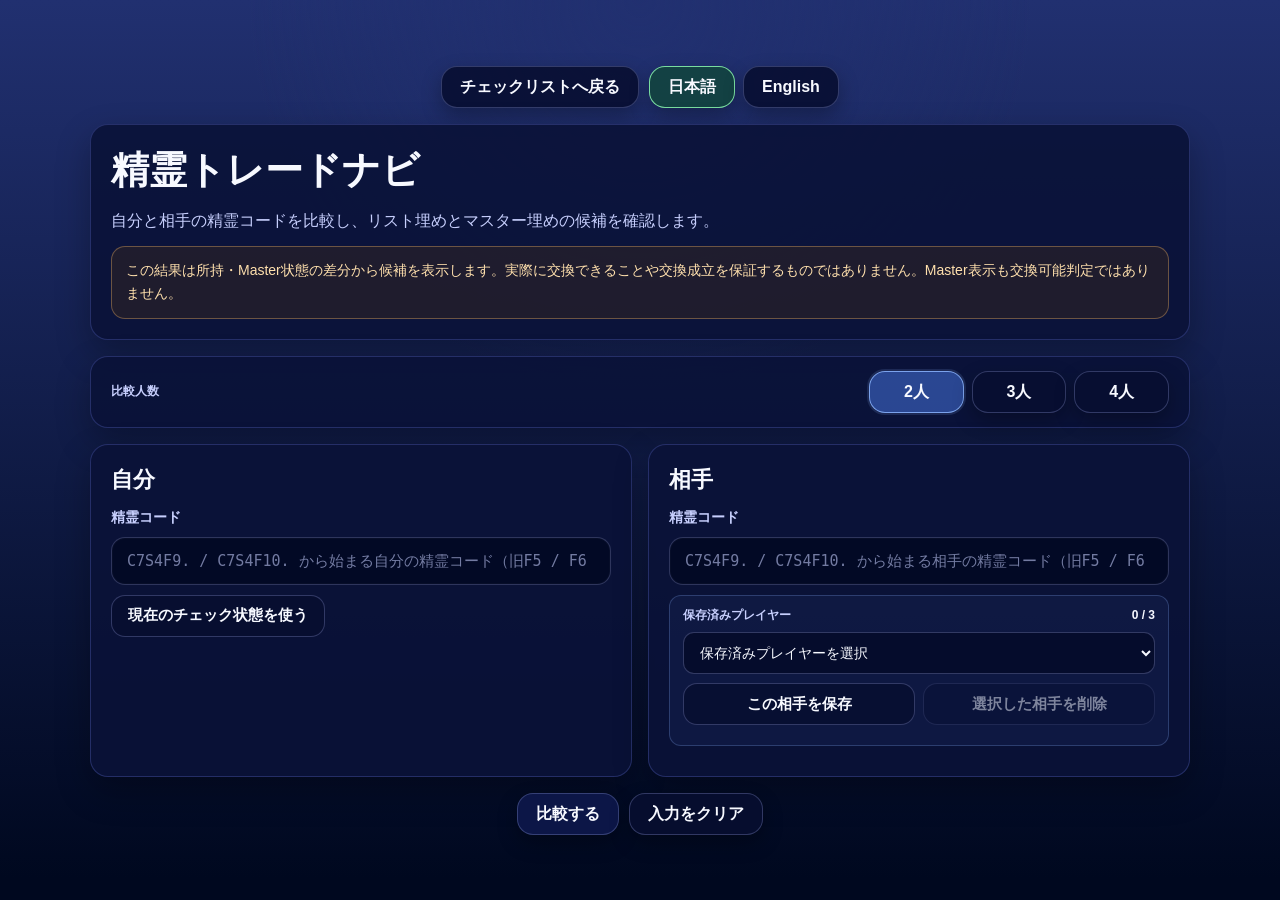
<file: v8/trade.html>
<!doctype html>
<html lang="ja">
<head><script src="../season-entry.js?v=20261103-v13-default"></script>
  <meta charset="utf-8" />
  <meta
    name="viewport"
    content="width=device-width,initial-scale=1,viewport-fit=cover"
  />
  <title>FORTNITE Sprite Trade Navigator</title>
  <meta name="theme-color" content="#0b1020" />
<link
    rel="stylesheet"
    href="./trade.css?v=20260828-trade-nav-safety-b"
  />
</head>

<body>
  <main class="app-shell trade-shell">

    <section
      class="toolbar-card"
      aria-label="Trade comparison controls"
    >
      <div class="toolbar-row">
        <a
          class="pill-button trade-link-button"
          id="tradeBackLink"
          href="./index.html?season=ch7s4"
        >チェックリストへ戻る</a>

        <div
          class="lang-group"
          aria-label="Language switch"
        >
          <button
            class="pill-button"
            id="tradeJaBtn"
            type="button"
          >日本語</button>

          <button
            class="pill-button"
            id="tradeEnBtn"
            type="button"
          >English</button>
        </div>
      </div>
    </section>

    <section class="trade-card trade-intro-card">
      <h1
        class="trade-page-title"
        id="tradeTitle"
      >精霊トレードナビ</h1>

      <p
        class="trade-description"
        id="tradeDescription"
      >
        自分と相手の精霊コードを比較し、
        リスト埋めとマスター埋めの候補を確認します。
      </p>

      <p
        class="trade-notice"
        id="tradeNotice"
      >
        この結果は所持・Master状態の差分から候補を表示します。
        実際に交換できることや交換成立を保証するものではありません。
        Master表示も交換可能判定ではありません。
      </p>
    </section>

    <section
      class="trade-card trade-player-count-card"
      id="tradePlayerCountCard"
      hidden
    >
      <div class="trade-player-count-heading-row">
        <span
          class="trade-saved-partner-label"
          id="tradePlayerCountLabel"
        >比較人数</span>

        <div
          class="trade-player-count-tabs"
          id="tradePlayerCountTabs"
          role="group"
          aria-label="比較人数"
        >
          <button
            class="pill-button trade-player-count-button is-active"
            id="tradePlayerCount2Btn"
            type="button"
            aria-pressed="true"
          >2人</button>

          <button
            class="pill-button trade-player-count-button"
            id="tradePlayerCount3Btn"
            type="button"
            aria-pressed="false"
          >3人</button>

          <button
            class="pill-button trade-player-count-button"
            id="tradePlayerCount4Btn"
            type="button"
            aria-pressed="false"
          >4人</button>
        </div>
      </div>
    </section>

    <section class="trade-input-grid">

      <article
        class="trade-card"
        id="tradeMyCard"
      >
        <h2
          class="trade-section-title"
          id="tradeMyTitle"
        >自分</h2>

        <div class="trade-code-group">
          <label
            class="background-code-label"
            id="tradeMyCodeLabel"
            for="tradeMyCode"
          >精霊コード</label>

          <input
            class="background-code-input trade-code-input"
            id="tradeMyCode"
            type="text"
            maxlength="147"
            placeholder="C7S4F7. / C7S4F8. から始まる自分の精霊コード"
            autocomplete="off"
            autocapitalize="off"
            spellcheck="false"
          />

          <div class="trade-input-actions">
            <button
              class="background-dialog-button"
              id="tradeUseCurrentBtn"
              type="button"
            >現在のチェック状態を使う</button>
          </div>

          <p
            class="trade-field-message"
            id="tradeMyCodeMessage"
            role="status"
            aria-live="polite"
          ></p>
        </div>
      </article>

      <article
        class="trade-card"
        id="tradePartnerACard"
      >
        <h2
          class="trade-section-title"
          id="tradePartnerTitle"
        >相手</h2>

        <div class="trade-code-group">
          <label
            class="background-code-label"
            id="tradePartnerCodeLabel"
            for="tradePartnerCode"
          >精霊コード</label>

          <input
            class="background-code-input trade-code-input"
            id="tradePartnerCode"
            type="text"
            maxlength="147"
            placeholder="C7S4F7. / C7S4F8. から始まる相手の精霊コード"
            autocomplete="off"
            autocapitalize="off"
            spellcheck="false"
          />

          <div
            class="trade-saved-partners"
            id="tradeSavedPartners"
          >
            <div class="trade-saved-partner-heading-row">
              <label
                class="trade-saved-partner-label"
                id="tradeSavedPartnerLabel"
                for="tradeSavedPartnerSelect"
              >保存済みプレイヤー</label>

              <span
                class="trade-saved-partner-count"
                id="tradeSavedPartnerCount"
              >0 / 5</span>
            </div>

            <select
              class="trade-saved-partner-select"
              id="tradeSavedPartnerSelect"
            >
              <option value="">保存済みプレイヤーを選択</option>
            </select>

            <div class="trade-saved-partner-actions">
              <button
                class="background-dialog-button"
                id="tradeSavedPartnerSaveBtn"
                type="button"
              >この相手を保存</button>

              <button
                class="background-dialog-button"
                id="tradeSavedPartnerDeleteBtn"
                type="button"
                disabled
              >選択した相手を削除</button>
            </div>

            <p
              class="trade-field-message"
              id="tradeSavedPartnerMessage"
              role="status"
              aria-live="polite"
            ></p>
          </div>

          <p
            class="trade-field-message"
            id="tradePartnerCodeMessage"
            role="status"
            aria-live="polite"
          ></p>

          <div
            class="trade-partner-epic"
            id="tradePartnerEpic"
            hidden
          >
            <span
              class="trade-partner-epic-label"
              id="tradePartnerEpicLabel"
            >相手のEpic Gamesディスプレイネーム</span>

            <div class="trade-partner-epic-value-row">
              <strong
                class="trade-partner-epic-name"
                id="tradePartnerEpicName"
              ></strong>

              <button
                class="trade-partner-epic-copy"
                id="tradePartnerEpicCopyBtn"
                type="button"
              >コピー</button>
            </div>
          </div>
        </div>
      </article>

      <article
        class="trade-card"
        id="tradePartnerBCard"
        hidden
      >
        <h2
          class="trade-section-title"
          id="tradePartnerBTitle"
        >相手B</h2>

        <div class="trade-code-group">
          <label
            class="background-code-label"
            id="tradePartnerBCodeLabel"
            for="tradePartnerBCode"
          >精霊コード</label>

          <input
            class="background-code-input trade-code-input"
            id="tradePartnerBCode"
            type="text"
            maxlength="147"
            placeholder="C7S4F7. / C7S4F8. から始まる相手Bの精霊コード"
            autocomplete="off"
            autocapitalize="off"
            spellcheck="false"
          />

          <div
            class="trade-saved-partners"
            id="tradeSavedPartnersB"
          >
            <div class="trade-saved-partner-heading-row">
              <label
                class="trade-saved-partner-label"
                id="tradeSavedPartnerBLabel"
                for="tradeSavedPartnerBSelect"
              >保存済みプレイヤー</label>

              <span
                class="trade-saved-partner-count"
                id="tradeSavedPartnerBCount"
              >0 / 5</span>
            </div>

            <select
              class="trade-saved-partner-select"
              id="tradeSavedPartnerBSelect"
            >
              <option value="">保存済みプレイヤーを選択</option>
            </select>

            <div class="trade-saved-partner-actions">
              <button
                class="background-dialog-button"
                id="tradeSavedPartnerBSaveBtn"
                type="button"
              >この相手を保存</button>

              <button
                class="background-dialog-button"
                id="tradeSavedPartnerBDeleteBtn"
                type="button"
                disabled
              >選択した相手を削除</button>
            </div>

            <p
              class="trade-field-message"
              id="tradeSavedPartnerBMessage"
              role="status"
              aria-live="polite"
            ></p>
          </div>

          <p
            class="trade-field-message"
            id="tradePartnerBCodeMessage"
            role="status"
            aria-live="polite"
          ></p>

          <div
            class="trade-partner-epic"
            id="tradePartnerBEpic"
            hidden
          >
            <span
              class="trade-partner-epic-label"
              id="tradePartnerBEpicLabel"
            >相手BのEpic Gamesディスプレイネーム</span>

            <div class="trade-partner-epic-value-row">
              <strong
                class="trade-partner-epic-name"
                id="tradePartnerBEpicName"
              ></strong>

              <button
                class="trade-partner-epic-copy"
                id="tradePartnerBEpicCopyBtn"
                type="button"
              >コピー</button>
            </div>
          </div>
        </div>
      </article>

      <article
        class="trade-card"
        id="tradePartnerCCard"
        hidden
      >
        <h2
          class="trade-section-title"
          id="tradePartnerCTitle"
        >相手C</h2>

        <div class="trade-code-group">
          <label
            class="background-code-label"
            id="tradePartnerCCodeLabel"
            for="tradePartnerCCode"
          >精霊コード</label>

          <input
            class="background-code-input trade-code-input"
            id="tradePartnerCCode"
            type="text"
            maxlength="147"
            placeholder="C7S4F7. / C7S4F8. から始まる相手Cの精霊コード"
            autocomplete="off"
            autocapitalize="off"
            spellcheck="false"
          />

          <div
            class="trade-saved-partners"
            id="tradeSavedPartnersC"
          >
            <div class="trade-saved-partner-heading-row">
              <label
                class="trade-saved-partner-label"
                id="tradeSavedPartnerCLabel"
                for="tradeSavedPartnerCSelect"
              >保存済みプレイヤー</label>

              <span
                class="trade-saved-partner-count"
                id="tradeSavedPartnerCCount"
              >0 / 5</span>
            </div>

            <select
              class="trade-saved-partner-select"
              id="tradeSavedPartnerCSelect"
            >
              <option value="">保存済みプレイヤーを選択</option>
            </select>

            <div class="trade-saved-partner-actions">
              <button
                class="background-dialog-button"
                id="tradeSavedPartnerCSaveBtn"
                type="button"
              >この相手を保存</button>

              <button
                class="background-dialog-button"
                id="tradeSavedPartnerCDeleteBtn"
                type="button"
                disabled
              >選択した相手を削除</button>
            </div>

            <p
              class="trade-field-message"
              id="tradeSavedPartnerCMessage"
              role="status"
              aria-live="polite"
            ></p>
          </div>

          <p
            class="trade-field-message"
            id="tradePartnerCCodeMessage"
            role="status"
            aria-live="polite"
          ></p>

          <div
            class="trade-partner-epic"
            id="tradePartnerCEpic"
            hidden
          >
            <span
              class="trade-partner-epic-label"
              id="tradePartnerCEpicLabel"
            >相手CのEpic Gamesディスプレイネーム</span>

            <div class="trade-partner-epic-value-row">
              <strong
                class="trade-partner-epic-name"
                id="tradePartnerCEpicName"
              ></strong>

              <button
                class="trade-partner-epic-copy"
                id="tradePartnerCEpicCopyBtn"
                type="button"
              >コピー</button>
            </div>
          </div>
        </div>
      </article>

    </section>

    <div class="trade-compare-actions">
      <button
        class="pill-button primary-button"
        id="tradeCompareBtn"
        type="button"
      >比較する</button>

      <button
        class="pill-button"
        id="tradeClearBtn"
        type="button"
      >入力をクリア</button>
    </div>

    <p
      class="trade-global-message"
      id="tradeMessage"
      role="status"
      aria-live="polite"
    ></p>

    <section
      class="trade-results"
      id="tradeResults"
      aria-labelledby="tradeResultsTitle"
      hidden
    >
      <h2
        class="trade-results-title"
        id="tradeResultsTitle"
      >比較結果</h2>

      <div class="trade-actions" id="tradeOverlayControls" hidden>
        <button class="pill-button" id="tradeOverlaySendBtn" type="button" disabled>オーバーレイへ送る</button>
        <p id="tradeOverlayHelp" class="trade-notice"></p>
        <p id="tradeOverlayStatus" role="status" aria-live="polite"></p>
      </div>

      <div
        class="trade-pair-tabs"
        id="tradePairTabs"
        role="group"
        aria-label="比較ペア切り替え"
        hidden
      >
        <button
          class="pill-button trade-pair-button is-active"
          id="tradePairMyABtn"
          type="button"
          aria-pressed="true"
        >自分 ↔ 相手A</button>

        <button
          class="pill-button trade-pair-button"
          id="tradePairMyBBtn"
          type="button"
          aria-pressed="false"
        >自分 ↔ 相手B</button>

        <button
          class="pill-button trade-pair-button"
          id="tradePairMyCBtn"
          type="button"
          aria-pressed="false"
        >自分 ↔ 相手C</button>

        <button
          class="pill-button trade-pair-button"
          id="tradePairABBtn"
          type="button"
          aria-pressed="false"
        >相手A ↔ 相手B</button>

        <button
          class="pill-button trade-pair-button"
          id="tradePairACBtn"
          type="button"
          aria-pressed="false"
        >相手A ↔ 相手C</button>

        <button
          class="pill-button trade-pair-button"
          id="tradePairBCBtn"
          type="button"
          aria-pressed="false"
        >相手B ↔ 相手C</button>
      </div>

      <div
        class="trade-mode-tabs"
        id="tradeModeTabs"
        role="group"
        aria-label="表示切り替え"
      >
        <button
          class="pill-button trade-mode-button is-active"
          id="tradeModeListBtn"
          type="button"
          aria-pressed="true"
        >リスト埋め</button>

        <button
          class="pill-button trade-mode-button"
          id="tradeModeMasterBtn"
          type="button"
          aria-pressed="false"
        >マスター埋め</button>

        <button
          class="pill-button trade-mode-button"
          id="tradeModeAllBtn"
          type="button"
          aria-pressed="false"
        >リスト＆マスター埋め</button>
      </div>

      <div
        class="trade-result-grid"
        id="tradeResultGrid"
      >

        <article class="trade-card trade-result-card">
          <div class="trade-result-heading-row">
            <h3
              class="trade-result-title"
              id="tradePartnerToMeTitle"
            >相手から受け取る候補</h3>

            <span
              class="pill trade-result-summary"
              id="tradePartnerToMeSummary"
            >0件</span>
          </div>

          <p
            class="trade-result-description"
            id="tradePartnerToMeDescription"
          >
            相手から受け取る候補です。
          </p>

          <ul
            class="trade-result-list"
            id="tradePartnerToMeList"
          ></ul>

          <div
            class="trade-partner-code-update"
            id="tradePartnerToMeCodeUpdate"
            hidden
          >
            <div class="trade-partner-code-update-actions">
              <button
                class="background-dialog-button trade-partner-code-update-button"
                id="tradePartnerToMeCodeUpdateBtn"
                type="button"
                disabled
              >相手コードを更新</button>

              <button
                class="background-dialog-button trade-partner-code-copy-button"
                id="tradePartnerToMeCodeCopyBtn"
                type="button"
                disabled
              >相手コードをコピー</button>
            </div>

            <p
              class="trade-field-message"
              id="tradePartnerToMeCodeUpdateMessage"
              role="status"
              aria-live="polite"
            ></p>
          </div>
        </article>

        <article class="trade-card trade-result-card">
          <div class="trade-result-heading-row">
            <h3
              class="trade-result-title"
              id="tradeMeToPartnerTitle"
            >自分から渡す候補</h3>

            <span
              class="pill trade-result-summary"
              id="tradeMeToPartnerSummary"
            >0件</span>
          </div>

          <p
            class="trade-result-description"
            id="tradeMeToPartnerDescription"
          >
            自分から渡す候補です。
          </p>

          <ul
            class="trade-result-list"
            id="tradeMeToPartnerList"
          ></ul>

          <div
            class="trade-partner-code-update"
            id="tradePartnerCodeUpdate"
          >
            <div class="trade-partner-code-update-actions">
              <button
                class="background-dialog-button trade-partner-code-update-button"
                id="tradePartnerCodeUpdateBtn"
                type="button"
                disabled
              >相手コードを更新</button>

              <button
                class="background-dialog-button trade-partner-code-copy-button"
                id="tradePartnerCodeCopyBtn"
                type="button"
                disabled
              >相手コードをコピー</button>
            </div>

            <p
              class="trade-field-message"
              id="tradePartnerCodeUpdateMessage"
              role="status"
              aria-live="polite"
            ></p>
          </div>
        </article>

      </div>
    </section>

  </main>
  <script src="./sprite-state-codec.v11.js?v=20261002-ver110-codec-a"></script>
  <script src="./season-codec.factory.js"></script>
<script src="./sprite-state-codec.v12.js?v=20261016-v12-fixed6"></script>
  <script src="./state-storage.js?v=20261017-storage-protection-candidate"></script>
  <script src="../season-ch7ms/overlay-session.js"></script><script src="./trade.js?v=20261112-v14"></script>
</body>
</html>
</file>
<file: dev/dev-app.css>
:root {
  color-scheme: dark;
  --bg1:#050816;
  --bg2:#0b1020;
  --panel:rgba(12,18,36,0.88);
  --line:rgba(255,255,255,0.12);
  --text:#f5f7ff;
  --muted:#c7cee2;
  --accent:#ff4d4f;
  --success:#8bffb0;
  --warn:#ffd166;
}
* { box-sizing:border-box; }
html,body { height:100%; margin:0; }
body {
  font-family:system-ui,-apple-system,BlinkMacSystemFont,"Segoe UI",sans-serif;
  color:var(--text);
  background:radial-gradient(circle at top,#15224a 0%,var(--bg1) 48%,#03050d 100%);
}
button,input,select,textarea { font:inherit; }
.wrap { max-width:1240px; margin:0 auto; padding:14px 12px 18px; }
.toolbar,.subbar { display:flex; flex-wrap:wrap; align-items:center; gap:8px; margin-bottom:8px; font-size:15px; }
.badge,.pill,.dev-flag,.lang-btn,.action,.status {
  border:1px solid var(--line);
  background:var(--panel);
  color:var(--text);
  border-radius:12px;
  padding:7px 11px;
  line-height:1;
  font-size:15px;
}
.badge { font-weight:800; }
.badge.saved { font-size:12px; color:var(--success); padding:7px 10px; }
.dev-flag { background:#4a1e1e; color:#ffd1d1; border-color:rgba(255,138,138,.4); font-weight:800; font-size:12px; }
.status.warn { color:var(--warn); }
.lang-switch { display:flex; gap:6px; margin-right:4px; }
.lang-btn { cursor:pointer; padding:7px 12px; font-weight:700; color:var(--muted); }
.lang-btn.is-active { color:#fff; border-color:rgba(122,162,255,.58); background:rgba(122,162,255,.18); }
.pill.label { padding-right:8px; color:var(--muted); }
.select,.name-input,.text-input,.json-output {
  border:1px solid var(--line);
  background:var(--panel);
  color:var(--text);
  border-radius:12px;
  padding:9px 12px;
  min-height:38px;
  font-size:15px;
}
.name-input,.text-input { min-width:150px; }
.json-output { width:100%; min-height:180px; resize:vertical; font-family:ui-monospace,SFMono-Regular,Menlo,Consolas,monospace; }
.spacer { flex:1 1 auto; }
.action { cursor:pointer; font-weight:700; }
.hint { color:var(--muted); font-size:13px; margin:4px 0 10px; }
.board-shell { display:grid; grid-template-columns:minmax(0,1fr) 320px; gap:12px; }
.board {
  position:relative;
  width:100%;
  margin:0 auto;
  border-radius:22px;
  overflow:hidden;
  background:#d6d6d0;
  box-shadow:0 18px 44px rgba(0,0,0,.32);
}
.board img { display:block; width:100%; height:auto; user-select:none; -webkit-user-drag:none; pointer-events:none; }
.board.is-raw-export .layer { pointer-events:none; }
.layer,.editor-layer { position:absolute; inset:0; }
.box,.editor-rect {
  position:absolute;
  border-radius:8px;
  background:transparent;
  appearance:none;
  -webkit-appearance:none;
  border:0;
  padding:0;
  margin:0;
  outline:none;
  box-shadow:none;
  touch-action:manipulation;
  -webkit-tap-highlight-color:transparent;
}
.box { cursor:pointer; }
.box:focus-visible { outline:2px solid rgba(122,162,255,.95); outline-offset:1px; }
.mark { position:absolute; inset:0; width:100%; height:100%; pointer-events:none; }
.mark path.shadow { stroke:rgba(255,255,255,.34); stroke-width:20; stroke-linecap:round; stroke-linejoin:round; fill:none; }
.mark path.main { stroke:var(--accent); stroke-width:14; stroke-linecap:round; stroke-linejoin:round; fill:none; }
.complete-badge {
  position:absolute; left:74.2%; top:3%; z-index:25; display:none; pointer-events:none;
  min-width:156px; padding:6px 8px 5px; border-radius:10px;
  border:2px solid rgba(255,215,0,.95);
  background:linear-gradient(135deg,rgba(255,255,255,.95),rgba(255,246,204,.98));
  box-shadow:0 0 0 1px rgba(255,255,255,.72) inset,0 5px 12px rgba(0,0,0,.18),0 0 10px rgba(255,215,0,.24);
  transform:rotate(-4deg); text-align:center;
}
.complete-badge.show { display:flex; flex-direction:column; align-items:center; justify-content:center; animation:completePulse 1.1s ease-in-out infinite alternate; }
.complete-badge-main { font-size:16px; line-height:1; font-weight:900; letter-spacing:.04em; color:#d62828; text-shadow:1px 1px 0 #fff,-1px -1px 0 #fff,0 0 6px rgba(255,215,0,.45); }
.complete-badge-sub { margin-top:3px; font-size:8px; line-height:1; font-weight:800; letter-spacing:.06em; color:#111; }
@keyframes completePulse { from { transform:rotate(-4deg) scale(1); } to { transform:rotate(-4deg) scale(1.02); } }
.meta-overlay {
  position:absolute; left:2.35%; top:2.6%; z-index:20; pointer-events:none;
  display:flex; flex-direction:column; align-items:flex-start; gap:.28em; max-width:34%;
}
.meta-line { margin:0; line-height:1; font-family:"Arial Black","Arial",sans-serif; font-weight:700; color:#111; text-shadow:-2px -2px 0 rgba(255,255,255,.7),2px -2px 0 rgba(255,255,255,.7),-2px 2px 0 rgba(255,255,255,.7),2px 2px 0 rgba(255,255,255,.7); word-break:break-word; }
.meta-line.date-overlay,.meta-line.count-overlay { font-size:clamp(12px,1.35vw,20px); }
.meta-line.name-overlay.size-small { font-size:clamp(14px,1.7vw,24px); }
.meta-line.name-overlay.size-medium { font-size:clamp(16px,2vw,30px); }
.meta-line.name-overlay.size-large { font-size:clamp(18px,2.4vw,36px); }
.meta-line.color-black { color:#111; }
.meta-line.color-red { color:#d11d2c; }
.meta-line.color-white { color:#fff; text-shadow:0 0 2px rgba(0,0,0,.9),0 0 5px rgba(0,0,0,.7); }
.meta-line.is-hidden { display:none; }
.sidepanel {
  border:1px solid var(--line); background:rgba(7,12,24,.9); border-radius:18px;
  padding:12px; min-height:260px;
}
.sidepanel h2,.sidepanel h3 { margin:0 0 10px; font-size:16px; }
.sidepanel p { margin:0 0 10px; color:var(--muted); font-size:13px; }
.item-list { max-height:420px; overflow:auto; display:flex; flex-direction:column; gap:6px; }
.item-row {
  width:100%; text-align:left; border:1px solid var(--line); background:var(--panel); color:var(--text);
  border-radius:12px; padding:10px 12px; cursor:pointer;
}
.item-row.is-active { border-color:rgba(122,162,255,.72); background:rgba(122,162,255,.16); }
.item-row small { display:block; color:var(--muted); margin-top:4px; }
.editor-stage { position:relative; width:100%; }
.editor-layer { cursor:crosshair; }
.editor-rect { border:2px solid rgba(255,77,79,.95); background:rgba(255,77,79,.12); }
.editor-rect.is-active { border-color:rgba(122,162,255,.95); background:rgba(122,162,255,.14); }
.footer { margin-top:10px; text-align:center; color:var(--muted); font-size:13px; }
.footer a { color:inherit; }
@media (max-width:980px) {
  .board-shell { grid-template-columns:1fr; }
}
@media (max-width:640px) {
  .wrap { padding:10px 8px 14px; }
  .toolbar,.subbar { font-size:14px; }
  .name-input { min-width:0; flex:1 1 148px; }
  .complete-badge { left:73.8%; top:2.6%; min-width:118px; padding:5px 6px 4px; }
  .complete-badge-main { font-size:12px; }
  .complete-badge-sub { font-size:7px; }
}
</file>
<file: v8/app.css>
*{box-sizing:border-box}body,html{margin:0;min-height:100%}body{padding:16px;background:#0b1020;color:#fff;font-family:"Segoe UI","Yu Gothic UI",sans-serif}.ver8-app{width:100%}html.ver8-ios-bottom-safe{--ver8-visual-bottom-gap:0px}html.ver8-ios-bottom-safe,html.ver8-ios-bottom-safe body{min-height:100dvh}html.ver8-ios-bottom-safe .ver8-app::after{content:"";display:block;width:100%;height:max(env(safe-area-inset-bottom,0px),var(--ver8-visual-bottom-gap,0px));pointer-events:none}.ver8-viewer{display:grid;justify-items:center;width:100%}.ver8-board-stage{position:relative;width:min(96vw,900px);aspect-ratio:3150/4200;overflow:hidden}.ver8-board-canvas{display:block;width:100%;height:100%}@media (max-width:640px){body{padding:8px}.ver8-board-stage{width:100%}}.ver8-toolbar{display:grid;justify-items:center;width:100%;margin-bottom:12px}.ver8-toolbar-row{display:flex;flex-wrap:wrap;gap:10px;align-items:center;justify-content:center;width:min(96vw,900px)}.ver8-pill,.ver8-pill-button{min-height:42px;border:1px solid rgba(177,188,255,.28);border-radius:16px;background:rgba(7,14,48,.9);color:#f7f9ff;box-shadow:0 8px 20px rgba(0,0,0,.24)}.ver8-pill{display:inline-flex;align-items:center;padding:0 16px;font-weight:700;white-space:nowrap}.ver8-state-pill{font-size:17px}.ver8-saved-pill{color:#90ffb2}.ver8-saved-pill.is-error{color:#ff9b9b}.ver8-pill-button{appearance:none;padding:0 18px;cursor:pointer;font:inherit;font-size:15px;font-weight:700}.ver8-pill-button:focus-visible,.ver8-pill-button:hover{outline:0;border-color:rgba(177,188,255,.62);transform:translateY(-1px)}.ver8-pill-button:active{transform:translateY(0)}.ver8-danger-row{margin-top:18px;align-items:center;justify-content:flex-end}.ver8-danger-button{flex:0 0 auto;margin-left:auto;border-color:rgba(255,139,139,.52);background:rgba(7,14,48,.9);color:#ffb8b8;box-shadow:0 8px 20px rgba(0,0,0,.24)}.ver8-danger-button:focus-visible,.ver8-danger-button:hover{border-color:rgba(255,139,139,.82);background:rgba(18,23,58,.94);color:#ffd4d4}@media (max-width:640px){.ver8-toolbar{margin-bottom:8px}.ver8-toolbar-row{width:100%;gap:8px}.ver8-pill,.ver8-pill-button{min-height:40px}.ver8-pill{padding:0 13px}.ver8-pill-button{padding:0 14px;font-size:14px}.ver8-state-pill{font-size:15px}}.ver8-tips-launcher{display:flex;flex:0 0 auto;align-items:center;width:auto;margin:0}.ver8-tips-launcher[hidden]{display:none!important}.ver8-danger-row .ver8-danger-button{margin-left:0}.ver8-tips-open-button{display:inline-flex;gap:9px;align-items:center;justify-content:center;min-width:220px;min-height:46px;border-color:rgba(255,210,112,.78);background:linear-gradient(180deg,rgba(92,66,21,.94),rgba(34,27,13,.96));color:#fff5d4;box-shadow:0 10px 24px rgba(0,0,0,.3),inset 0 0 0 1px rgba(255,225,150,.08);font-size:16px;font-weight:800;letter-spacing:.025em}.ver8-tips-open-button:focus-visible,.ver8-tips-open-button:hover{border-color:rgba(255,222,144,.96);background:linear-gradient(180deg,rgba(112,80,24,.97),rgba(43,33,14,.98));color:#fff9e7;box-shadow:0 12px 28px rgba(0,0,0,.34),0 0 0 3px rgba(255,210,112,.1)}.ver8-tips-open-new{display:inline-flex;align-items:center;min-height:22px;padding:0 8px;border:1px solid rgba(255,196,92,.72);border-radius:999px;background:rgba(127,72,12,.46);color:#fff1c7;font-size:10px;font-weight:800;letter-spacing:.08em}.ver8-tips-open-new[hidden]{display:none!important}html.ver8-tips-modal-open,html.ver8-tips-modal-open body{overflow:hidden;overscroll-behavior:none}.ver8-tips-dialog{position:fixed;inset:0;width:min(92vw,720px);max-width:720px;height:min(88dvh,820px);max-height:88dvh;margin:auto;padding:0;overflow:hidden;border:1px solid rgba(177,188,255,.42);border-radius:22px;background:linear-gradient(160deg,rgba(27,39,103,.98),rgba(5,11,42,.99));color:#f7f9ff;box-shadow:0 26px 70px rgba(0,0,0,.52)}.ver8-tips-dialog::backdrop{background:rgba(2,5,20,.76);backdrop-filter:blur(3px)}.ver8-tips-dialog-panel{display:grid;grid-template-rows:auto minmax(0,1fr);width:100%;height:100%;min-height:0}.ver8-tips-dialog-header{display:flex;gap:12px;align-items:center;justify-content:space-between;padding:16px 18px;border-bottom:1px solid rgba(177,188,255,.22);background:rgba(5,11,42,.92)}.ver8-tips-dialog-title{margin:0;color:#fff;font-size:22px;line-height:1.2}.ver8-tips-dialog-close{appearance:none;flex:0 0 auto;min-height:40px;padding:0 16px;border:1px solid rgba(177,188,255,.38);border-radius:13px;background:rgba(3,9,37,.9);color:#fff;cursor:pointer;font:inherit;font-size:14px;font-weight:800}.ver8-tips-dialog-close:focus-visible,.ver8-tips-dialog-close:hover{outline:0;border-color:rgba(177,188,255,.76);background:rgba(17,26,69,.96)}.ver8-tips-list{display:grid;grid-auto-rows:max-content;align-content:start;gap:10px;width:100%;min-height:0;padding:14px;overflow-x:hidden;overflow-y:auto;overscroll-behavior:contain;-webkit-overflow-scrolling:touch}.ver8-tip-card{display:grid;gap:0;padding:0;overflow:hidden;border:1px solid rgba(177,188,255,.28);border-radius:16px;background:rgba(7,14,48,.92);color:#f7f9ff;box-shadow:0 8px 20px rgba(0,0,0,.24)}.ver8-tip-card[data-severity=important]{border-color:rgba(255,210,112,.68)}.ver8-tip-card[data-severity=warning]{border-color:rgba(255,139,139,.72)}.ver8-tip-toggle{appearance:none;display:flex;gap:8px;align-items:center;width:100%;min-width:0;margin:0;padding:15px 16px;border:0;background:0 0;color:inherit;cursor:pointer;font:inherit;text-align:left}.ver8-tip-toggle:focus-visible,.ver8-tip-toggle:hover{outline:0;background:rgba(177,188,255,.08)}.ver8-tip-toggle:focus-visible{box-shadow:inset 0 0 0 2px rgba(177,188,255,.58)}.ver8-tip-badge,.ver8-tip-new-badge{display:inline-flex;flex:0 0 auto;align-items:center;min-height:24px;padding:0 9px;border-radius:999px;font-size:11px;font-weight:800;letter-spacing:.08em}.ver8-tip-badge{border:1px solid rgba(177,188,255,.34);color:rgba(224,229,255,.88)}.ver8-tip-new-badge{border:1px solid rgba(255,196,92,.72);background:rgba(127,72,12,.46);color:#fff1c7}.ver8-tip-new-badge[hidden]{display:none!important}.ver8-tip-title{flex:1 1 auto;min-width:0;margin:0;color:#fff;font-size:17px;font-weight:700;line-height:1.45;overflow-wrap:anywhere}.ver8-tip-toggle-indicator{flex:0 0 auto;margin-left:auto;color:rgba(224,229,255,.78);font-size:12px;line-height:1}.ver8-tip-content{display:grid;gap:12px;padding:0 16px 16px}.ver8-tip-content[hidden]{display:none!important}.ver8-tip-body{margin:0;color:rgba(239,242,255,.92);font-size:16px;line-height:1.72;white-space:pre-wrap;overflow-wrap:anywhere}.ver8-tip-link{width:fit-content;color:#c8d2ff;font-size:14px;font-weight:700;text-decoration:underline;text-underline-offset:3px}.ver8-tip-link:focus-visible,.ver8-tip-link:hover{color:#fff}.ver8-tip-code-panel{display:flex;gap:10px;align-items:stretch;width:100%;margin-top:4px}.ver8-tip-code-copy,.ver8-tip-code-value{appearance:none;border:1px solid rgba(177,188,255,.38);border-radius:13px;background:rgba(3,9,37,.9);color:#fff;cursor:pointer}.ver8-tip-code-value{flex:1 1 auto;min-width:0;min-height:58px;padding:12px 15px;text-align:left;font-family:"Cascadia Mono",Consolas,"Courier New",monospace;font-size:26px;font-weight:800;line-height:1.25;letter-spacing:.015em;overflow-wrap:anywhere}.ver8-tip-code-copy{flex:0 0 auto;min-width:118px;min-height:58px;padding:0 16px;font:inherit;font-size:14px;font-weight:800}.ver8-tip-code-copy:focus-visible,.ver8-tip-code-copy:hover,.ver8-tip-code-value:focus-visible,.ver8-tip-code-value:hover{outline:0;border-color:rgba(177,188,255,.76);background:rgba(17,26,69,.96)}.ver8-tip-code-panel[data-copy-status=success] .ver8-tip-code-copy{border-color:rgba(144,255,178,.72);color:#b9ffc9}.ver8-tip-code-panel[data-copy-status=error] .ver8-tip-code-copy{border-color:rgba(255,139,139,.72);color:#ffb7b7}@media (max-width:640px){.ver8-tips-launcher{width:auto;margin:0}.ver8-tips-dialog{width:calc(100vw - 12px);max-width:none;height:88dvh;max-height:88dvh;border-radius:18px}.ver8-tips-dialog-header{padding:13px 14px}.ver8-tips-dialog-title{font-size:20px}.ver8-tips-dialog-close{min-height:38px;padding:0 13px;font-size:13px}.ver8-tips-list{gap:8px;padding:10px 10px max(12px,env(safe-area-inset-bottom,0px))}.ver8-tip-card{border-radius:14px}.ver8-tip-toggle{gap:6px;padding:13px}.ver8-tip-badge,.ver8-tip-new-badge{min-height:22px;padding:0 7px;font-size:10px}.ver8-tip-title{font-size:16px;line-height:1.5}.ver8-tip-content{gap:12px;padding:0 13px 14px}.ver8-tip-body{font-size:16px;line-height:1.72}.ver8-tip-link{font-size:14px}.ver8-tip-code-panel{display:grid;grid-template-columns:1fr;gap:8px}.ver8-tip-code-value{width:100%;min-height:58px;padding:12px;font-size:24px;text-align:center}.ver8-tip-code-copy{width:100%;min-width:0;min-height:46px;padding:0 12px}}.ver8-profile-row{margin-top:10px;align-items:stretch}.ver8-name-input,.ver8-select-wrap{min-height:42px;border:1px solid rgba(177,188,255,.28);border-radius:16px;background:rgba(7,14,48,.9);color:#f7f9ff;box-shadow:0 8px 20px rgba(0,0,0,.24)}.ver8-name-input{appearance:none;flex:1 1 420px;min-width:240px;max-width:560px;padding:0 16px;outline:0;font:inherit;font-size:15px;font-weight:600}.ver8-name-input::placeholder{color:rgba(247,249,255,.56)}.ver8-name-input:focus{border-color:rgba(177,188,255,.72);box-shadow:0 8px 20px rgba(0,0,0,.24),0 0 0 3px rgba(177,188,255,.12)}.ver8-select-wrap{display:inline-flex;flex:0 0 auto;gap:10px;align-items:center;padding:0 10px 0 16px}.ver8-select-label{color:rgba(247,249,255,.82);font-size:13px;font-weight:700;white-space:nowrap}.ver8-select-wrap select{min-width:76px;border:1px solid rgba(177,188,255,.28);border-radius:10px;background:#111a45;color:#f7f9ff;padding:7px 10px;outline:0;cursor:pointer;font:inherit;font-size:14px;font-weight:700}.ver8-select-wrap select:focus-visible{border-color:rgba(177,188,255,.72);box-shadow:0 0 0 3px rgba(177,188,255,.12)}@media (max-width:640px){.ver8-profile-row{align-items:stretch}.ver8-name-input{flex:1 1 260px;min-width:180px;max-width:none;min-height:40px;padding:0 13px;font-size:14px}.ver8-select-wrap{min-height:40px;gap:8px;padding:0 8px 0 12px}.ver8-select-label{font-size:12px}.ver8-select-wrap select{min-width:70px;padding:6px 8px;font-size:13px}}.ver8-lang-group{display:inline-flex;gap:8px}.ver8-pill-button.is-active{border-color:rgba(144,255,178,.82);background:rgba(19,68,65,.92)}.support-hidden-hotspot{position:absolute;left:84.1%;top:.62%;width:10%;height:10.2%;z-index:24;margin:0;padding:0;border:0;border-radius:999px;background:0 0;opacity:0;cursor:default;appearance:none;-webkit-appearance:none;touch-action:none;user-select:none;-webkit-user-select:none;-webkit-tap-highlight-color:transparent}.support-hidden-hotspot:focus-visible{outline:2px dashed rgba(255,255,255,.7);outline-offset:-4px;border-radius:10px}.ver8-sprite-code-dialog{width:min(92vw,560px);max-width:560px;max-height:min(88vh,780px);max-height:min(88dvh,780px);margin:auto;padding:0;border:1px solid rgba(177,188,255,.42);border-radius:22px;background:linear-gradient(160deg,rgba(27,39,103,.98),rgba(5,11,42,.99));color:#f7f9ff;box-shadow:0 26px 70px rgba(0,0,0,.62),0 0 36px rgba(103,125,255,.18);overflow:auto;overscroll-behavior:contain}.ver8-sprite-code-dialog::backdrop{background:rgba(0,4,24,.78);backdrop-filter:blur(5px);-webkit-backdrop-filter:blur(5px)}.ver8-sprite-code-panel{display:grid;gap:18px;padding:24px}.ver8-sprite-code-header{display:grid;gap:6px}.ver8-sprite-code-title{margin:0;color:#f7f9ff;font-size:24px;line-height:1.25}.ver8-sprite-code-section{display:grid;gap:10px;padding-top:4px}.ver8-sprite-code-section[hidden]{display:none!important}.ver8-sprite-code-label,.ver8-sprite-code-section-title{color:rgba(224,229,255,.84);font-size:14px;font-weight:700}.ver8-sprite-code-group{display:grid;gap:8px}.ver8-sprite-code-input{width:100%;min-width:0;min-height:48px;padding:0 15px;border:1px solid rgba(177,188,255,.34);border-radius:14px;outline:0;background:rgba(3,9,37,.94);color:#f7f9ff;font-family:"Cascadia Mono",Consolas,monospace;font-size:15px;font-weight:700;letter-spacing:.02em;text-transform:none;box-shadow:inset 0 0 0 1px rgba(255,255,255,.02)}.ver8-sprite-code-input::placeholder{color:rgba(199,207,253,.58);font-family:"Segoe UI","Yu Gothic UI",sans-serif;font-size:14px;font-weight:500;letter-spacing:normal}.ver8-sprite-code-input:focus{border-color:rgba(177,188,255,.72);box-shadow:0 0 0 3px rgba(118,139,255,.16),inset 0 0 0 1px rgba(255,255,255,.03)}.ver8-sprite-code-input[readonly]{color:rgba(247,249,255,.92)}.ver8-sprite-code-epic-input{font-family:"Segoe UI","Yu Gothic UI",sans-serif;letter-spacing:normal}.ver8-sprite-code-include-option{display:inline-flex;gap:9px;align-items:center;width:fit-content;max-width:100%;color:rgba(232,236,255,.9);cursor:pointer;font-size:14px;font-weight:650;line-height:1.4}.ver8-sprite-code-include-option input{width:18px;height:18px;margin:0;accent-color:#90a0ff;cursor:pointer}.ver8-sprite-code-actions{display:flex;flex-wrap:wrap;gap:10px}.ver8-sprite-code-close-actions{justify-content:flex-end}.ver8-sprite-code-button{appearance:none;min-height:42px;padding:0 16px;border:1px solid rgba(177,188,255,.34);border-radius:14px;background:rgba(7,14,48,.9);color:#f7f9ff;cursor:pointer;font:inherit;font-size:15px;font-weight:700}.ver8-sprite-code-button:focus-visible,.ver8-sprite-code-button:hover{outline:0;border-color:rgba(177,188,255,.72);transform:translateY(-1px)}.ver8-sprite-code-button:active{transform:translateY(0)}.ver8-sprite-code-button:disabled{cursor:not-allowed;opacity:.52;transform:none}.ver8-sprite-code-button-primary{background:linear-gradient(145deg,rgba(66,82,176,.96),rgba(35,47,121,.96))}.ver8-sprite-code-button-close{min-width:96px}.ver8-sprite-code-message{min-height:24px;margin:0;color:rgba(213,219,255,.74);font-size:14px;line-height:1.5;overflow-wrap:anywhere}.ver8-sprite-code-message:empty{min-height:0}.ver8-sprite-code-message[data-status=success]{color:#90ffb2}.ver8-sprite-code-message[data-status=error]{color:#ff9b9b}.ver8-sprite-code-hint{font-size:13px}@media (max-width:640px){.ver8-sprite-code-dialog{width:min(94vw,560px);max-height:90vh;max-height:90dvh;border-radius:18px}.ver8-sprite-code-panel{gap:15px;padding:18px 16px}.ver8-sprite-code-title{font-size:21px}.ver8-sprite-code-input{min-height:46px;padding:0 12px;font-size:14px}.ver8-sprite-code-actions{display:grid;grid-template-columns:1fr}.ver8-sprite-code-button{width:100%;min-height:44px}.ver8-sprite-code-close-actions{justify-content:stretch}.ver8-sprite-code-button-close{min-width:0}}.version-switcher{display:flex;flex-wrap:wrap;justify-content:center;gap:8px;width:min(100%,1100px);margin:0 auto}.version-switcher-tab{display:inline-flex;align-items:center;justify-content:center;min-height:40px;padding:0 18px;border:1px solid var(--control-border);border-radius:999px;background:var(--control-background);color:var(--text-main);box-shadow:0 8px 20px rgba(0,0,0,.24);font-size:15px;font-weight:700;line-height:1;text-decoration:none;white-space:nowrap}.version-switcher-tab:focus-visible,.version-switcher-tab:hover{outline:0;border-color:var(--control-border-active);transform:translateY(-1px)}.version-switcher-tab.is-active{border-color:rgba(144,255,178,.82);background:rgba(19,68,65,.92);cursor:default}@media (max-width:640px){.version-switcher{gap:6px}.version-switcher-tab{min-height:38px;padding:0 14px;font-size:14px}}.version-switcher-tab{flex-direction:column;gap:2px;min-width:150px;min-height:48px;padding-top:7px;padding-bottom:7px}.version-switcher-season{font-size:11px;font-weight:700;line-height:1.15;opacity:.78}.version-switcher-version{font-size:14px;font-weight:800;line-height:1.15}@media (max-width:640px){.version-switcher-tab{min-width:132px;min-height:46px;padding:6px 10px}.version-switcher-season{font-size:10px}.version-switcher-version{font-size:13px}}@media (min-width:641px){.ver8-profile-row{flex-wrap:nowrap}.ver8-profile-row .ver8-name-input{flex:1 1 auto;min-width:0}}.ver8-name-layer-toggle{flex:0 0 auto;border-color:rgba(245,158,11,.9);color:#fff3d6}.ver8-name-layer-toggle:focus-visible,.ver8-name-layer-toggle:hover{border-color:#fbbf24}.ver8-name-layer-toggle.is-active{border-color:#f59e0b;background:rgba(120,53,15,.92);color:#fff7e8}.ver8-overlay-setup-link{display:inline-flex;align-items:center;justify-content:center;width:fit-content;margin-top:12px;text-decoration:none}.ver8-overlay-setup-link[hidden]{display:none}.ver8-background-secret-hotspot{position:absolute;left:29.619%;top:0;width:39.3016%;height:8.2143%;z-index:23;margin:0;padding:0;border:0;background:0 0;opacity:0;cursor:default;appearance:none;-webkit-appearance:none;touch-action:none;user-select:none;-webkit-user-select:none;-webkit-tap-highlight-color:transparent}.ver8-background-secret-hotspot:focus-visible{outline:2px dashed rgba(255,255,255,.7);outline-offset:-4px;border-radius:10px}.ver8-background-options{display:grid;grid-template-columns:repeat(auto-fit,minmax(min(100%,180px),1fr));gap:10px}.ver8-background-option{width:100%}.ver8-background-option.is-active{border-color:rgba(144,255,178,.82);background:rgba(19,68,65,.94);color:#caffd9}.ver8-toolbar{gap:8px;margin-top:10px}.ver8-toolbar [hidden]{display:none!important}.ver8-toolbar .ver8-pill-button{max-width:100%;padding-top:8px;padding-bottom:8px;line-height:1.35;overflow-wrap:anywhere}.ver8-actions-row,.ver8-secondary-row{align-items:flex-start}.ver8-language-field{min-width:0}.ver8-toolbar .ver8-select-wrap select{min-height:40px}.ver8-disclosure{min-width:0;border:1px solid rgba(177,188,255,.28);border-radius:14px;background:rgba(7,14,48,.9);color:#f7f9ff}.ver8-disclosure>summary{min-height:42px;padding:10px 14px;cursor:pointer;font-size:15px;font-weight:700;line-height:1.4;overflow-wrap:anywhere}.ver8-disclosure>summary::marker{color:#90ffb2}.ver8-disclosure>summary:focus-visible{outline:2px solid #b1bcff;outline-offset:2px;border-radius:12px}.ver8-disclosure[open]>summary{border-bottom:1px solid rgba(177,188,255,.2)}.ver8-disclosure-content{padding:12px}.ver8-code-menu{max-width:100%}.ver8-code-actions{display:grid;gap:8px}.ver8-settings-grid{display:grid;grid-template-columns:repeat(2,minmax(0,1fr));align-items:start;gap:8px;width:min(96vw,900px)}.ver8-name-field,.ver8-name-fields{display:grid;gap:8px;min-width:0}.ver8-name-fields{gap:16px}.ver8-name-field>label{font-size:14px;font-weight:700;line-height:1.45}.ver8-name-field .ver8-name-input{width:100%;min-width:0;max-width:none}.ver8-setting-hint{margin:0;color:rgba(224,229,255,.76);font-size:13px;line-height:1.55;overflow-wrap:anywhere}.ver8-display-fields{display:flex;flex-wrap:wrap;align-items:stretch;gap:10px}.ver8-display-fields .ver8-select-wrap{flex:1 1 170px;justify-content:space-between;min-width:0}.ver8-settings-danger{display:flex;justify-content:flex-end;margin-top:16px;padding-top:14px;border-top:1px solid rgba(255,139,139,.28)}.ver8-settings-danger .ver8-danger-button{margin-left:0}.ver8-secondary-row .ver8-tips-open-button{min-width:0;min-height:42px;font-size:15px}@media (max-width:640px){.ver8-toolbar .ver8-primary-row{display:grid;grid-template-columns:repeat(2,minmax(0,1fr))}.ver8-primary-row>*{min-width:0;justify-content:center;text-align:center}.ver8-toolbar .ver8-actions-row{display:grid;grid-template-columns:repeat(2,minmax(0,1fr));align-items:start}.ver8-actions-row>#tradeCompareBtn{grid-column:1/-1}.ver8-language-field{justify-content:space-between;padding-left:8px;gap:4px}.ver8-language-field .ver8-select-label{position:absolute;width:1px;height:1px;overflow:hidden;clip-path:inset(50%);white-space:nowrap}.ver8-language-field select{width:100%;min-width:0;max-width:100%;padding-left:4px;padding-right:4px}.ver8-disclosure>summary{min-height:40px;font-size:14px;padding:10px}.ver8-settings-grid{width:100%;grid-template-columns:minmax(0,1fr)}.ver8-toolbar .ver8-secondary-row{display:grid;grid-template-columns:repeat(2,minmax(0,1fr));align-items:stretch}.ver8-secondary-row>#overlayEntitlementBtn{grid-column:1/-1}.ver8-secondary-row .ver8-tips-launcher,.ver8-secondary-row .ver8-tips-open-button{width:100%;min-width:0}.ver8-secondary-row .ver8-tips-open-button{height:100%;flex-wrap:wrap;gap:5px;font-size:14px}.ver8-secondary-row .ver8-tips-open-new{flex:0 0 auto;white-space:nowrap}.ver8-secondary-row #tipsOpenLabel{overflow-wrap:normal}.ver8-code-actions{padding:8px}.ver8-code-actions .ver8-pill-button{padding-left:8px;padding-right:8px}}@media (min-width:480px) and (max-width:640px){.ver8-toolbar .ver8-primary-row{grid-template-columns:repeat(4,minmax(0,1fr))}.ver8-toolbar .ver8-actions-row{grid-template-columns:minmax(0,1fr) minmax(0,1fr) minmax(0,1.5fr)}.ver8-actions-row>#tradeCompareBtn{grid-column:auto}}
</file>
<file: season-ch7ms/season.css>
.ver8-app{max-width:1100px;margin:0 auto;padding:20px}#board{display:block;width:100%;height:auto;aspect-ratio:3/4;cursor:pointer}.notice{padding:14px 18px;border:1px solid #495376;border-radius:12px;margin:16px 0;line-height:1.65}.notice h2{font-size:1.1rem}.notice li{margin:.6em 0}#storageNotice{background:#692323;padding:18px;color:#fff}button,input,select,textarea{font:inherit}input,select,textarea{max-width:100%;box-sizing:border-box}label{display:flex;gap:10px;align-items:center;flex-wrap:wrap;margin:8px 0}textarea{display:block;width:100%;background:#0b1020;color:#fff;border:1px solid #59689e;border-radius:8px;padding:12px}dialog{max-width:650px;width:88vw;max-height:85vh;overflow:auto;background:#111a43;color:#fff;border:1px solid #6776b2;border-radius:20px;padding:26px}dialog::backdrop{background:#020619bb;backdrop-filter:blur(6px)}dialog button{margin:10px 8px 0 0;padding:9px 14px}.ver8-disclosure-content{max-width:100%;box-sizing:border-box}#later a,.notice a,dialog a{color:#a9d6ff}#codeMessage,#message{white-space:pre-wrap}#tradePanel{padding:20px;border:1px solid #59689e;border-radius:12px;margin-top:20px}[hidden]{display:none!important}@media(max-width:600px){.ver8-app{padding:10px}.ver8-settings-grid{grid-template-columns:1fr}dialog{padding:18px}.ver8-toolbar-row{flex-wrap:wrap}}@media(min-width:641px){.ver8-app{max-width:none;margin:0;padding:0}#board{width:min(96vw,900px);margin:0 auto}}
</file>
<file: v8/version-archive-inline.css>
.ver8-archive-open-button{border-color:rgba(160,174,255,.48)}.ver8-archive-inline-panel,.ver8-archive-session-bar{width:100%;margin:12px 0;border:1px solid rgba(164,177,255,.3);border-radius:18px;background:linear-gradient(145deg,rgba(17,27,72,.98),rgba(8,15,46,.98));box-shadow:0 12px 28px rgba(0,0,0,.22);color:#f7f9ff}.ver8-archive-inline-message[hidden],.ver8-archive-inline-panel[hidden],.ver8-archive-preview-meta[hidden],.ver8-archive-session-bar[hidden]{display:none!important}.ver8-archive-inline-panel{padding:16px}.ver8-archive-inline-header{display:flex;align-items:center;justify-content:space-between;gap:12px;margin-bottom:14px}.ver8-archive-inline-title{margin:0;color:#fff;font-size:20px;line-height:1.25}.ver8-archive-inline-controls{display:grid;grid-template-columns:minmax(220px,1fr) auto;gap:12px;align-items:end}.ver8-archive-version-field{display:grid;gap:6px;min-width:0}.ver8-archive-version-label{color:rgba(221,227,255,.78);font-size:12px;font-weight:800}.ver8-archive-version-select{width:100%;min-width:0;min-height:42px;padding:0 12px;border:1px solid rgba(164,177,255,.36);border-radius:12px;background:rgba(3,10,38,.92);color:#fff;font:inherit;font-weight:750}.ver8-archive-mode-group{display:inline-grid;grid-template-columns:repeat(2,minmax(0,1fr));gap:8px}.ver8-archive-mode-button.is-active{border-color:rgba(142,255,182,.72);background:rgba(26,91,78,.96)}.ver8-archive-preview-meta{margin-top:12px;padding:11px 13px;border:1px solid rgba(255,211,116,.5);border-radius:13px;background:rgba(65,46,16,.72);color:#ffe2a1;font-size:13px;font-weight:850;line-height:1.55;overflow-wrap:anywhere}.ver8-archive-inline-actions{display:flex;flex-wrap:wrap;gap:8px;margin-top:12px}.ver8-archive-apply-button{border-color:rgba(142,255,182,.48);background:rgba(25,86,74,.96)}.ver8-archive-add-button{border-color:rgba(129,191,255,.5)}.ver8-archive-end-button{border-color:rgba(255,204,117,.48);color:#ffe0a6}.ver8-archive-inline-message{margin:12px 0 0;padding:10px 12px;border:1px solid rgba(164,177,255,.28);border-radius:12px;background:rgba(4,10,35,.72);color:rgba(236,240,255,.9);font-size:13px;line-height:1.55}.ver8-archive-inline-message[data-type=success]{border-color:rgba(142,255,182,.48);color:#caffd6}.ver8-archive-inline-message[data-type=warning]{border-color:rgba(255,204,117,.52);color:#ffe0a6}.ver8-archive-inline-message[data-type=error]{border-color:rgba(255,133,133,.58);color:#ffc2c2}.ver8-archive-session-bar{display:flex;align-items:center;justify-content:space-between;gap:12px;padding:13px 15px;border-color:rgba(255,204,117,.46)}.ver8-archive-session-bar[data-type=error]{border-color:rgba(255,133,133,.58)}.ver8-archive-session-text{margin:0;color:rgba(255,235,199,.88);font-size:13px;font-weight:750;line-height:1.5}.ver8-archive-session-actions{display:flex;flex-wrap:wrap;gap:8px;justify-content:flex-end}@media (max-width:640px){.ver8-archive-inline-controls{grid-template-columns:1fr;align-items:stretch}.ver8-archive-mode-group{width:100%}.ver8-archive-inline-actions{display:grid;grid-template-columns:repeat(2,minmax(0,1fr))}.ver8-archive-inline-actions .ver8-pill-button{width:100%}.ver8-archive-session-bar{display:grid;grid-template-columns:1fr}.ver8-archive-session-actions{display:grid;grid-template-columns:repeat(2,minmax(0,1fr))}}@media (max-width:390px){.ver8-archive-inline-panel{padding:12px}.ver8-archive-inline-header{align-items:flex-start}.ver8-archive-version-select{font-size:13px}.ver8-archive-inline-actions{grid-template-columns:1fr}.ver8-archive-session-actions{grid-template-columns:1fr}.ver8-archive-preview-meta{font-size:12px}}
</file>
<file: app.css>
*{box-sizing:border-box}:root{color-scheme:dark;--page-top:#213070;--page-bottom:#00081f;--card:rgba(10, 18, 56, 0.9);--card-border:rgba(120, 140, 255, 0.24);--control-background:rgba(7, 14, 48, 0.88);--control-background-primary:rgba(13, 24, 74, 0.95);--control-border:rgba(177, 188, 255, 0.25);--control-border-active:rgba(177, 188, 255, 0.62);--text-main:#f7f9ff;--text-sub:#c7cffd;--warn:#ff8080;--saved:#90ffb2}body,html{margin:0;min-height:100%}html{background:var(--page-bottom)}body{padding:18px 18px 28px;background:radial-gradient(circle at top,rgba(33,48,112,.9),transparent 36%),linear-gradient(180deg,var(--page-top) 0,var(--page-bottom) 100%);color:var(--text-main);font-family:"Segoe UI","Yu Gothic UI","Hiragino Kaku Gothic ProN",sans-serif}button,input,select{font:inherit}button{touch-action:manipulation}.app-shell{display:grid;gap:16px;width:100%}.toolbar-card{display:grid;gap:12px;width:min(100%,1100px);margin:0 auto}.toolbar-row{display:flex;flex-wrap:wrap;gap:10px;align-items:center;justify-content:center}.toolbar-row-secondary{gap:8px}.name-input,.pill,.pill-button,.select-wrap{min-height:42px;border:1px solid var(--control-border);border-radius:16px;background:var(--control-background);color:var(--text-main);box-shadow:0 8px 20px rgba(0,0,0,.28)}.pill{display:inline-flex;align-items:center;padding:0 16px;font-weight:700;white-space:nowrap}.state-pill{font-size:18px}.saved-pill{color:var(--saved)}.lang-group{display:inline-flex;gap:8px}.pill-button{appearance:none;padding:0 18px;cursor:pointer;font-size:16px;font-weight:700}.pill-button:focus-visible,.pill-button:hover{outline:0;border-color:var(--control-border-active);transform:translateY(-1px)}.pill-button:active{transform:translateY(0)}.pill-button.is-active{border-color:rgba(144,255,178,.82);background:rgba(19,68,65,.92)}.primary-button{background:var(--control-background-primary)}.name-input{width:min(320px,44vw);padding:0 16px;font-size:16px}.name-input::placeholder{color:rgba(199,207,253,.72)}.name-input:focus{outline:0;border-color:var(--control-border-active)}.select-wrap{display:inline-flex;align-items:center;gap:10px;padding:0 12px 0 14px}.select-label{color:var(--text-sub);font-size:14px;white-space:nowrap}.select-wrap select{min-width:96px;min-height:40px;border:0;background:0 0;color:var(--text-main);font-size:15px}.select-wrap select:focus{outline:0}.select-wrap option{background:#071030;color:var(--text-main)}.status{min-height:34px;display:inline-flex;align-items:center;padding:0 12px;border:1px solid var(--control-border);border-radius:999px;background:var(--control-background);color:var(--text-sub);font-size:14px}.status.warn{color:var(--warn)}.viewer-grid{display:grid;gap:16px;align-items:start}.production-viewer-grid{grid-template-columns:minmax(0,1fr);justify-items:center}.board-shell{display:grid;gap:8px;justify-items:center;width:100%}.board-stage{position:relative;width:min(92vw,760px);aspect-ratio:3/4;overflow:hidden;border-radius:18px;background:rgba(255,255,255,.04);box-shadow:0 18px 42px rgba(0,0,0,.35)}.board-canvas,.hit-layer{position:absolute;inset:0;width:100%;height:100%}.board-canvas{z-index:1;pointer-events:none}.hit-layer{z-index:3}.hit-button{position:absolute;appearance:none;margin:0;padding:0;border:0;background:0 0;cursor:pointer}.hit-button:focus-visible{outline:2px solid rgba(52,119,255,.9);outline-offset:1px;border-radius:8px}.support-hidden-hotspot{position:absolute;left:84.1%;top:.62%;width:10%;height:10.2%;z-index:24;margin:0;padding:0;border:0;border-radius:999px;background:0 0;opacity:0;cursor:default;appearance:none;-webkit-appearance:none;touch-action:none;user-select:none;-webkit-user-select:none;-webkit-tap-highlight-color:transparent}.support-hidden-hotspot:focus-visible{outline:2px dashed rgba(255,255,255,.7);outline-offset:-4px;border-radius:10px}.board-footer{color:var(--text-sub);font-size:12px;text-align:center}.board-footer a{color:#dfe6ff}.viewer-info[hidden]{display:none!important}.viewer-info{width:min(92vw,760px);border:1px solid var(--card-border);border-radius:18px;background:var(--card);padding:16px 18px;color:var(--text-sub);font-size:14px;line-height:1.55}.viewer-info strong{color:var(--text-main)}@media (max-width:640px){body{padding:10px 8px 20px}.app-shell{gap:10px}.toolbar-card{gap:8px}.toolbar-row{gap:8px}.name-input,.pill,.pill-button,.select-wrap{min-height:40px}.pill-button{padding:0 14px;font-size:14px}.name-input{width:min(100%,280px)}.board-stage{width:min(96vw,760px);border-radius:12px}}.background-secret-hotspot{position:absolute;left:29.619%;top:0;width:39.3016%;height:8.2143%;z-index:23;margin:0;padding:0;border:0;background:0 0;opacity:0;cursor:default;appearance:none;-webkit-appearance:none;touch-action:none;user-select:none;-webkit-user-select:none;-webkit-tap-highlight-color:transparent}.background-secret-hotspot:focus-visible{outline:2px dashed rgba(255,255,255,.7);outline-offset:-4px;border-radius:10px}.background-dialog{width:min(92vw,520px);max-width:520px;max-height:min(86vh,720px);margin:auto;padding:0;border:1px solid rgba(177,188,255,.42);border-radius:22px;background:linear-gradient(160deg,rgba(27,39,103,.98),rgba(5,11,42,.99));color:var(--text-main);box-shadow:0 26px 70px rgba(0,0,0,.62),0 0 36px rgba(103,125,255,.18);overflow:hidden}.background-dialog[hidden]{display:none!important}.background-dialog::backdrop{background:rgba(0,4,24,.78);backdrop-filter:blur(5px);-webkit-backdrop-filter:blur(5px)}.background-dialog-panel{display:grid;gap:18px;padding:24px}.background-dialog-header{display:grid;gap:6px}.background-dialog-title{margin:0;color:var(--text-main);font-size:24px;line-height:1.25}.background-code-group{display:grid;gap:8px}.background-code-label,.background-unlocked-title{color:var(--text-sub);font-size:14px;font-weight:700}.background-code-input{width:100%;min-height:48px;padding:0 15px;border:1px solid var(--control-border);border-radius:14px;background:rgba(3,9,37,.94);color:var(--text-main);font-size:18px;font-weight:700;letter-spacing:.12em;text-transform:uppercase;box-shadow:inset 0 0 0 1px rgba(255,255,255,.02)}.background-code-input::placeholder{color:rgba(199,207,253,.58);font-size:15px;font-weight:500;letter-spacing:normal;text-transform:none}.background-code-input:focus{outline:0;border-color:var(--control-border-active);box-shadow:0 0 0 3px rgba(118,139,255,.16),inset 0 0 0 1px rgba(255,255,255,.03)}.background-code-actions,.background-dialog-actions{display:flex;flex-wrap:wrap;gap:10px}.background-dialog-button,.background-option{appearance:none;min-height:42px;padding:0 16px;border:1px solid var(--control-border);border-radius:14px;background:var(--control-background);color:var(--text-main);cursor:pointer;font-size:15px;font-weight:700}.background-dialog-button:focus-visible,.background-dialog-button:hover,.background-option:focus-visible,.background-option:hover{outline:0;border-color:var(--control-border-active);transform:translateY(-1px)}.background-dialog-button:active,.background-option:active{transform:translateY(0)}.background-dialog-button:disabled{cursor:wait;opacity:.62;transform:none}.background-dialog-button-primary{background:var(--control-background-primary)}.background-dialog-button-reset{border-color:rgba(255,191,105,.42);color:#ffd59a}.background-dialog-button-close{margin-left:auto}.background-options-section{display:grid;gap:10px}.background-options{display:grid;grid-template-columns:repeat(auto-fit,minmax(min(100%,180px),1fr));gap:10px}.background-option{width:100%;justify-content:center;text-align:center}.background-option.is-active{border-color:rgba(144,255,178,.82);background:rgba(19,68,65,.94);color:#caffd9;box-shadow:0 0 18px rgba(80,230,144,.14)}.background-message{min-height:24px;margin:0;color:var(--text-sub);font-size:14px;line-height:1.5}.background-message:empty{min-height:0}.background-message[data-status=success]{color:var(--saved)}.background-message[data-status=error]{color:var(--warn)}@media (max-width:640px){.background-dialog{width:min(94vw,520px);border-radius:18px}.background-dialog-panel{gap:15px;padding:18px 16px}.background-dialog-title{font-size:21px}.background-code-actions,.background-dialog-actions{display:grid;grid-template-columns:1fr}.background-dialog-button,.background-option{width:100%;min-height:44px}.background-dialog-button-close{margin-left:0}.background-options{grid-template-columns:1fr}}.background-options-section[hidden]{display:none!important}#spriteCodeEpicNameInput,#spriteCodeInput,#spriteCodeOutput{text-transform:none}.sprite-code-epic-section{display:grid;gap:10px;padding:14px;border:1px solid rgba(177,188,255,.2);border-radius:14px;background:rgba(7,14,48,.42)}.sprite-epic-name-input{letter-spacing:normal}.sprite-code-include-option{display:flex;align-items:flex-start;gap:10px;color:var(--text-main);cursor:pointer;font-size:14px;font-weight:700;line-height:1.45}.sprite-code-include-option input{flex:0 0 auto;width:18px;height:18px;margin:1px 0 0;accent-color:#90ffb2;cursor:pointer}.sprite-code-epic-hint{color:var(--text-sub);font-size:13px}.version-switcher{display:flex;flex-wrap:wrap;justify-content:center;gap:8px;width:min(100%,1100px);margin:0 auto}.version-switcher-tab{display:inline-flex;align-items:center;justify-content:center;min-height:40px;padding:0 18px;border:1px solid var(--control-border);border-radius:999px;background:var(--control-background);color:var(--text-main);box-shadow:0 8px 20px rgba(0,0,0,.24);font-size:15px;font-weight:700;line-height:1;text-decoration:none;white-space:nowrap}.version-switcher-tab:focus-visible,.version-switcher-tab:hover{outline:0;border-color:var(--control-border-active);transform:translateY(-1px)}.version-switcher-tab.is-active{border-color:rgba(144,255,178,.82);background:rgba(19,68,65,.92);cursor:default}@media (max-width:640px){.version-switcher{gap:6px}.version-switcher-tab{min-height:38px;padding:0 14px;font-size:14px}}.version-switcher-tab{flex-direction:column;gap:2px;min-width:150px;min-height:48px;padding-top:7px;padding-bottom:7px}.version-switcher-season{font-size:11px;font-weight:700;line-height:1.15;opacity:.78}.version-switcher-version{font-size:14px;font-weight:800;line-height:1.15}@media (max-width:640px){.version-switcher-tab{min-width:132px;min-height:46px;padding:6px 10px}.version-switcher-season{font-size:10px}.version-switcher-version{font-size:13px}}.archive-readonly-banner{display:flex;flex-wrap:wrap;align-items:center;justify-content:center;gap:6px 10px;width:min(100%,1100px);margin:0 auto;padding:8px 14px;border:1px solid rgba(255,213,128,.38);border-radius:14px;background:rgba(52,39,11,.58);color:#fff4cf;text-align:center;font-size:13px;line-height:1.35}.archive-readonly .toolbar-card{display:none}.archive-readonly .background-secret-hotspot,.archive-readonly .hit-layer,.archive-readonly .support-hidden-hotspot{pointer-events:none!important}.archive-readonly .board-stage{cursor:default}
</file>
<file: trade.css>
.trade-shell{width:min(100%,1100px);margin:0 auto}.trade-shell [hidden]{display:none!important}.trade-card{width:100%;padding:20px;border:1px solid var(--card-border);border-radius:18px;background:var(--card);box-shadow:0 14px 34px rgba(0,0,0,.28)}.trade-link-button{display:inline-flex;align-items:center;justify-content:center;text-decoration:none}.trade-intro-card{display:grid;gap:12px}.trade-page-title,.trade-result-title,.trade-results-title,.trade-section-title{margin:0;color:var(--text-main)}.trade-page-title{font-size:clamp(26px, 4vw, 38px)}.trade-results-title,.trade-section-title{font-size:22px}.trade-result-title{font-size:18px}.trade-description,.trade-notice,.trade-result-description{margin:0;line-height:1.65}.trade-description,.trade-result-description{color:var(--text-sub)}.trade-notice{padding:12px 14px;border:1px solid rgba(255,191,105,.34);border-radius:14px;background:rgba(88,55,15,.28);color:#ffe0ad;font-size:14px}.trade-player-count-card{padding-top:14px;padding-bottom:14px}.trade-player-count-heading-row{display:flex;align-items:center;justify-content:space-between;gap:14px}.trade-player-count-tabs{display:grid;grid-template-columns:repeat(3,minmax(0,1fr));gap:8px;width:min(100%,300px)}.trade-pair-button,.trade-player-count-button{min-height:42px;padding:6px 10px;line-height:1.25;white-space:normal}.trade-pair-button.is-active,.trade-player-count-button.is-active{border-color:rgba(142,183,255,.82);background:rgba(50,82,164,.84);box-shadow:0 0 0 2px rgba(142,183,255,.14)}.trade-input-grid,.trade-result-grid{display:grid;grid-template-columns:repeat(2,minmax(0,1fr));gap:16px}.trade-input-grid:has(#tradePartnerBCard:not([hidden])){grid-template-columns:repeat(3,minmax(0,1fr))}.trade-input-grid:has(#tradePartnerCCard:not([hidden])){grid-template-columns:repeat(2,minmax(0,1fr))}.trade-code-group{display:grid;gap:10px;margin-top:14px}.trade-code-input{font-family:"Cascadia Mono",Consolas,SFMono-Regular,monospace;font-size:15px;letter-spacing:.025em;text-transform:none}#tradeMyCode,#tradePartnerBCode,#tradePartnerCCode,#tradePartnerCode{text-transform:none}.trade-code-input.is-error{border-color:rgba(255,128,128,.82);box-shadow:0 0 0 3px rgba(255,128,128,.12),inset 0 0 0 1px rgba(255,255,255,.03)}.trade-compare-actions,.trade-input-actions{display:flex;flex-wrap:wrap;gap:10px}.trade-compare-actions{justify-content:center}.trade-field-message,.trade-global-message{min-height:22px;margin:0;color:var(--text-sub);font-size:14px;line-height:1.5}.trade-field-message:empty,.trade-global-message:empty{min-height:0}.trade-field-message[data-status=error],.trade-global-message[data-status=error]{color:var(--warn)}.trade-field-message[data-status=success],.trade-global-message[data-status=success]{color:var(--saved)}.trade-results[hidden]{display:none!important}.trade-results{display:grid;gap:14px}.trade-mode-tabs,.trade-pair-tabs{display:grid;grid-template-columns:repeat(3,minmax(0,1fr));gap:8px}.trade-pair-tabs{padding-bottom:2px}.trade-mode-button{min-height:42px;padding:6px 10px;line-height:1.25;white-space:normal}.trade-mode-button.is-active{border-color:rgba(142,183,255,.82);background:rgba(50,82,164,.84);box-shadow:0 0 0 2px rgba(142,183,255,.14)}.trade-result-card{display:grid;align-content:start;gap:12px}.trade-result-heading-row{display:flex;align-items:center;justify-content:space-between;gap:12px}.trade-result-summary{flex:0 0 auto;min-height:34px;padding:0 12px;font-size:13px}.trade-result-list{display:grid;gap:9px;margin:0;padding:0;list-style:none}.trade-result-item{display:grid;grid-template-columns:74px minmax(0,1fr) auto;align-items:center;gap:12px;min-height:94px;padding:9px 12px;border:1px solid rgba(177,188,255,.16);border-radius:13px;background:rgba(5,11,42,.62)}.trade-sprite-thumb{display:flex;align-items:center;justify-content:center;overflow:hidden;flex:0 0 auto;border:1px solid rgba(177,188,255,.16);border-radius:12px;background:rgba(3,7,27,.82)}.trade-sprite-crop{display:block;flex:0 0 auto;overflow:hidden;background-repeat:no-repeat;background-origin:border-box}.trade-result-name-wrap{display:grid;min-width:0;gap:7px}.trade-result-name{overflow-wrap:anywhere;color:var(--text-main);font-size:15px;font-weight:700;line-height:1.45}.trade-result-states{display:grid;gap:3px}.trade-player-state{display:flex;flex-wrap:wrap;align-items:baseline;gap:2px;font-size:12px;line-height:1.45}.trade-player-label{color:var(--text-sub);font-weight:700}.trade-player-value{color:var(--text-main);font-weight:800}.trade-result-tag{flex:0 0 auto;display:inline-flex;align-items:center;justify-content:center;min-height:30px;padding:0 10px;border:1px solid transparent;border-radius:999px;font-size:12px;font-weight:800;white-space:nowrap}.trade-result-tag.is-purpose-list-fill{border-color:rgba(144,255,178,.42);background:rgba(19,68,65,.78);color:#caffd9}.trade-result-tag.is-purpose-master-fill{border-color:rgba(255,176,94,.64);background:rgba(112,59,16,.82);color:#ffd8ad}.trade-empty{padding:18px 12px;border:1px dashed rgba(177,188,255,.22);border-radius:13px;color:var(--text-sub);text-align:center}.trade-partner-epic[hidden]{display:none!important}.trade-partner-epic{display:grid;gap:4px;padding:11px 13px;border:1px solid rgba(144,255,178,.28);border-radius:12px;background:rgba(19,68,65,.34)}.trade-partner-epic-label{color:var(--text-sub);font-size:12px;font-weight:700;line-height:1.4}.trade-partner-epic-value-row{display:flex;align-items:center;gap:10px;min-width:0}.trade-partner-epic-name{flex:1 1 auto;min-width:0;overflow-wrap:anywhere;color:#caffd9;font-size:17px;font-weight:800;line-height:1.4}.trade-partner-epic-copy{flex:0 0 auto;min-width:76px;min-height:34px;padding:5px 12px;border:1px solid rgba(144,255,178,.42);border-radius:999px;background:rgba(19,68,65,.78);color:#caffd9;font:inherit;font-size:12px;font-weight:800;cursor:pointer}.trade-partner-epic-copy:hover:not(:disabled){border-color:rgba(144,255,178,.72);background:rgba(25,88,82,.9)}.trade-partner-epic-copy:focus-visible{outline:2px solid rgba(144,255,178,.8);outline-offset:2px}.trade-partner-epic-copy:disabled{cursor:default;opacity:.82}.trade-saved-partners{display:grid;gap:9px;padding:11px 13px;border:1px solid rgba(142,183,255,.24);border-radius:12px;background:rgba(30,46,96,.28)}.trade-saved-partner-heading-row{display:flex;align-items:center;justify-content:space-between;gap:10px}.trade-saved-partner-label{color:var(--text-sub);font-size:12px;font-weight:700;line-height:1.4}.trade-saved-partner-count{flex:0 0 auto;color:var(--text-main);font-size:12px;font-weight:800}.trade-saved-partner-select{width:100%;min-height:42px;padding:8px 38px 8px 12px;border:1px solid rgba(177,188,255,.26);border-radius:11px;background:rgba(5,11,42,.88);color:var(--text-main);font:inherit;font-size:14px;cursor:pointer}.trade-saved-partner-select:focus-visible{outline:2px solid rgba(142,183,255,.8);outline-offset:2px}.trade-saved-partner-select:disabled{cursor:default;opacity:.6}.trade-saved-partner-select option{background:#0b1020;color:#fff}.trade-saved-partner-actions{display:grid;grid-template-columns:repeat(2,minmax(0,1fr));gap:8px}.trade-saved-partner-actions .background-dialog-button{min-width:0;width:100%}.trade-saved-partner-actions .background-dialog-button:disabled{cursor:default;opacity:.48}.trade-result-item.is-delivery-marked{border-color:rgba(144,255,178,.28);background:rgba(15,50,55,.54)}.trade-delivery-controls{grid-column:2/-1;display:flex;flex-wrap:wrap;align-items:center;gap:8px 14px;min-width:0;padding-top:8px;border-top:1px solid rgba(177,188,255,.12)}.trade-delivery-option{display:inline-flex;align-items:center;gap:7px;min-height:30px;color:var(--text-main);font-size:12px;font-weight:700;line-height:1.4;cursor:pointer;user-select:none}.trade-delivery-checkbox{width:18px;height:18px;margin:0;accent-color:#90ffb2;cursor:pointer}.trade-delivery-checkbox:focus-visible{outline:2px solid rgba(144,255,178,.82);outline-offset:2px}.trade-partner-code-update{display:grid;gap:8px;margin-top:4px;padding-top:12px;border-top:1px solid rgba(177,188,255,.14)}.trade-partner-code-update-actions{display:grid;grid-template-columns:repeat(2,minmax(0,1fr));gap:8px}.trade-partner-code-copy-button,.trade-partner-code-update-button{width:100%;min-width:0;min-height:44px}.trade-partner-code-copy-button:disabled,.trade-partner-code-update-button:disabled{cursor:default;opacity:.48}@media (max-width:760px){.trade-partner-code-update-actions{grid-template-columns:1fr}.trade-card{padding:16px;border-radius:15px}.trade-player-count-heading-row{align-items:stretch;flex-direction:column}.trade-player-count-tabs{width:100%}.trade-input-grid,.trade-input-grid:has(#tradePartnerBCard:not([hidden])),.trade-input-grid:has(#tradePartnerCCard:not([hidden])),.trade-result-grid{grid-template-columns:1fr}.trade-pair-tabs{grid-template-columns:1fr}.trade-result-heading-row{align-items:flex-start;flex-direction:column}.trade-result-item{grid-template-columns:64px minmax(0,1fr) auto;gap:10px;min-height:84px;padding:9px 10px}.trade-sprite-thumb{width:64px!important;height:64px!important;border-radius:10px}.trade-result-name{font-size:14px}.trade-delivery-controls{grid-column:2/-1;gap:7px 12px}.trade-result-tag{min-height:28px;padding:0 8px;font-size:11px}.trade-compare-actions,.trade-input-actions{display:grid;grid-template-columns:1fr}.trade-saved-partner-actions{grid-template-columns:1fr}.trade-compare-actions .pill-button,.trade-input-actions .background-dialog-button{width:100%}}@media (max-width:430px){.trade-result-item{grid-template-columns:58px minmax(0,1fr)}.trade-sprite-thumb{width:58px!important;height:58px!important}.trade-result-tag{grid-column:2;justify-self:start}.trade-delivery-controls{grid-column:2}}
</file>
<file: v8/trade.css>
*{box-sizing:border-box}:root{color-scheme:dark;--page-top:#213070;--page-bottom:#00081f;--card:rgba(10, 18, 56, 0.9);--card-border:rgba(120, 140, 255, 0.24);--control-background:rgba(7, 14, 48, 0.88);--control-background-primary:rgba(13, 24, 74, 0.95);--control-border:rgba(177, 188, 255, 0.25);--control-border-active:rgba(177, 188, 255, 0.62);--text-main:#f7f9ff;--text-sub:#c7cffd;--warn:#ff8080;--saved:#90ffb2}body,html{margin:0;min-height:100%}html{background:var(--page-bottom)}body{padding:18px 18px 28px;background:radial-gradient(circle at top,rgba(33,48,112,.9),transparent 36%),linear-gradient(180deg,var(--page-top) 0,var(--page-bottom) 100%);color:var(--text-main);font-family:"Segoe UI","Yu Gothic UI","Hiragino Kaku Gothic ProN",sans-serif}button,input,select{font:inherit}button{touch-action:manipulation}.app-shell{display:grid;gap:16px;width:100%}.toolbar-card{display:grid;gap:12px;width:min(100%,1100px);margin:0 auto}.toolbar-row{display:flex;flex-wrap:wrap;gap:10px;align-items:center;justify-content:center}.toolbar-row-secondary{gap:8px}.name-input,.pill,.pill-button,.select-wrap{min-height:42px;border:1px solid var(--control-border);border-radius:16px;background:var(--control-background);color:var(--text-main);box-shadow:0 8px 20px rgba(0,0,0,.28)}.pill{display:inline-flex;align-items:center;padding:0 16px;font-weight:700;white-space:nowrap}.state-pill{font-size:18px}.saved-pill{color:var(--saved)}.lang-group{display:inline-flex;gap:8px}.pill-button{appearance:none;padding:0 18px;cursor:pointer;font-size:16px;font-weight:700}.pill-button:focus-visible,.pill-button:hover{outline:0;border-color:var(--control-border-active);transform:translateY(-1px)}.pill-button:active{transform:translateY(0)}.pill-button.is-active{border-color:rgba(144,255,178,.82);background:rgba(19,68,65,.92)}.primary-button{background:var(--control-background-primary)}.name-input{width:min(320px,44vw);padding:0 16px;font-size:16px}.name-input::placeholder{color:rgba(199,207,253,.72)}.name-input:focus{outline:0;border-color:var(--control-border-active)}.select-wrap{display:inline-flex;align-items:center;gap:10px;padding:0 12px 0 14px}.select-label{color:var(--text-sub);font-size:14px;white-space:nowrap}.select-wrap select{min-width:96px;min-height:40px;border:0;background:0 0;color:var(--text-main);font-size:15px}.select-wrap select:focus{outline:0}.select-wrap option{background:#071030;color:var(--text-main)}.status{min-height:34px;display:inline-flex;align-items:center;padding:0 12px;border:1px solid var(--control-border);border-radius:999px;background:var(--control-background);color:var(--text-sub);font-size:14px}.status.warn{color:var(--warn)}.viewer-grid{display:grid;gap:16px;align-items:start}.production-viewer-grid{grid-template-columns:minmax(0,1fr);justify-items:center}.board-shell{display:grid;gap:8px;justify-items:center;width:100%}.board-stage{position:relative;width:min(92vw,760px);aspect-ratio:3/4;overflow:hidden;border-radius:18px;background:rgba(255,255,255,.04);box-shadow:0 18px 42px rgba(0,0,0,.35)}.board-canvas,.hit-layer{position:absolute;inset:0;width:100%;height:100%}.board-canvas{z-index:1;pointer-events:none}.hit-layer{z-index:3}.hit-button{position:absolute;appearance:none;margin:0;padding:0;border:0;background:0 0;cursor:pointer}.hit-button:focus-visible{outline:2px solid rgba(52,119,255,.9);outline-offset:1px;border-radius:8px}.support-hidden-hotspot{position:absolute;left:84.1%;top:.62%;width:10%;height:10.2%;z-index:24;margin:0;padding:0;border:0;border-radius:999px;background:0 0;opacity:0;cursor:default;appearance:none;-webkit-appearance:none;touch-action:none;user-select:none;-webkit-user-select:none;-webkit-tap-highlight-color:transparent}.support-hidden-hotspot:focus-visible{outline:2px dashed rgba(255,255,255,.7);outline-offset:-4px;border-radius:10px}.board-footer{color:var(--text-sub);font-size:12px;text-align:center}.board-footer a{color:#dfe6ff}.viewer-info[hidden]{display:none!important}.viewer-info{width:min(92vw,760px);border:1px solid var(--card-border);border-radius:18px;background:var(--card);padding:16px 18px;color:var(--text-sub);font-size:14px;line-height:1.55}.viewer-info strong{color:var(--text-main)}@media (max-width:640px){body{padding:10px 8px 20px}.app-shell{gap:10px}.toolbar-card{gap:8px}.toolbar-row{gap:8px}.name-input,.pill,.pill-button,.select-wrap{min-height:40px}.pill-button{padding:0 14px;font-size:14px}.name-input{width:min(100%,280px)}.board-stage{width:min(96vw,760px);border-radius:12px}}.background-secret-hotspot{position:absolute;left:29.619%;top:0;width:39.3016%;height:8.2143%;z-index:23;margin:0;padding:0;border:0;background:0 0;opacity:0;cursor:default;appearance:none;-webkit-appearance:none;touch-action:none;user-select:none;-webkit-user-select:none;-webkit-tap-highlight-color:transparent}.background-secret-hotspot:focus-visible{outline:2px dashed rgba(255,255,255,.7);outline-offset:-4px;border-radius:10px}.background-dialog{width:min(92vw,520px);max-width:520px;max-height:min(86vh,720px);margin:auto;padding:0;border:1px solid rgba(177,188,255,.42);border-radius:22px;background:linear-gradient(160deg,rgba(27,39,103,.98),rgba(5,11,42,.99));color:var(--text-main);box-shadow:0 26px 70px rgba(0,0,0,.62),0 0 36px rgba(103,125,255,.18);overflow:hidden}.background-dialog[hidden]{display:none!important}.background-dialog::backdrop{background:rgba(0,4,24,.78);backdrop-filter:blur(5px);-webkit-backdrop-filter:blur(5px)}.background-dialog-panel{display:grid;gap:18px;padding:24px}.background-dialog-header{display:grid;gap:6px}.background-dialog-title{margin:0;color:var(--text-main);font-size:24px;line-height:1.25}.background-code-group{display:grid;gap:8px}.background-code-label,.background-unlocked-title{color:var(--text-sub);font-size:14px;font-weight:700}.background-code-input{width:100%;min-height:48px;padding:0 15px;border:1px solid var(--control-border);border-radius:14px;background:rgba(3,9,37,.94);color:var(--text-main);font-size:18px;font-weight:700;letter-spacing:.12em;text-transform:uppercase;box-shadow:inset 0 0 0 1px rgba(255,255,255,.02)}.background-code-input::placeholder{color:rgba(199,207,253,.58);font-size:15px;font-weight:500;letter-spacing:normal;text-transform:none}.background-code-input:focus{outline:0;border-color:var(--control-border-active);box-shadow:0 0 0 3px rgba(118,139,255,.16),inset 0 0 0 1px rgba(255,255,255,.03)}.background-code-actions,.background-dialog-actions{display:flex;flex-wrap:wrap;gap:10px}.background-dialog-button,.background-option{appearance:none;min-height:42px;padding:0 16px;border:1px solid var(--control-border);border-radius:14px;background:var(--control-background);color:var(--text-main);cursor:pointer;font-size:15px;font-weight:700}.background-dialog-button:focus-visible,.background-dialog-button:hover,.background-option:focus-visible,.background-option:hover{outline:0;border-color:var(--control-border-active);transform:translateY(-1px)}.background-dialog-button:active,.background-option:active{transform:translateY(0)}.background-dialog-button:disabled{cursor:wait;opacity:.62;transform:none}.background-dialog-button-primary{background:var(--control-background-primary)}.background-dialog-button-reset{border-color:rgba(255,191,105,.42);color:#ffd59a}.background-dialog-button-close{margin-left:auto}.background-options-section{display:grid;gap:10px}.background-options{display:grid;grid-template-columns:repeat(auto-fit,minmax(min(100%,180px),1fr));gap:10px}.background-option{width:100%;justify-content:center;text-align:center}.background-option.is-active{border-color:rgba(144,255,178,.82);background:rgba(19,68,65,.94);color:#caffd9;box-shadow:0 0 18px rgba(80,230,144,.14)}.background-message{min-height:24px;margin:0;color:var(--text-sub);font-size:14px;line-height:1.5}.background-message:empty{min-height:0}.background-message[data-status=success]{color:var(--saved)}.background-message[data-status=error]{color:var(--warn)}@media (max-width:640px){.background-dialog{width:min(94vw,520px);border-radius:18px}.background-dialog-panel{gap:15px;padding:18px 16px}.background-dialog-title{font-size:21px}.background-code-actions,.background-dialog-actions{display:grid;grid-template-columns:1fr}.background-dialog-button,.background-option{width:100%;min-height:44px}.background-dialog-button-close{margin-left:0}.background-options{grid-template-columns:1fr}}.background-options-section[hidden]{display:none!important}#spriteCodeEpicNameInput,#spriteCodeInput,#spriteCodeOutput{text-transform:none}.sprite-code-epic-section{display:grid;gap:10px;padding:14px;border:1px solid rgba(177,188,255,.2);border-radius:14px;background:rgba(7,14,48,.42)}.sprite-epic-name-input{letter-spacing:normal}.sprite-code-include-option{display:flex;align-items:flex-start;gap:10px;color:var(--text-main);cursor:pointer;font-size:14px;font-weight:700;line-height:1.45}.sprite-code-include-option input{flex:0 0 auto;width:18px;height:18px;margin:1px 0 0;accent-color:#90ffb2;cursor:pointer}.sprite-code-epic-hint{color:var(--text-sub);font-size:13px}.trade-shell{width:min(100%,1100px);margin:0 auto}.trade-shell [hidden]{display:none!important}.trade-card{width:100%;padding:20px;border:1px solid var(--card-border);border-radius:18px;background:var(--card);box-shadow:0 14px 34px rgba(0,0,0,.28)}.trade-link-button{display:inline-flex;align-items:center;justify-content:center;text-decoration:none}.trade-intro-card{display:grid;gap:12px}.trade-page-title,.trade-result-title,.trade-results-title,.trade-section-title{margin:0;color:var(--text-main)}.trade-page-title{font-size:clamp(26px, 4vw, 38px)}.trade-results-title,.trade-section-title{font-size:22px}.trade-result-title{font-size:18px}.trade-description,.trade-notice,.trade-result-description{margin:0;line-height:1.65}.trade-description,.trade-result-description{color:var(--text-sub)}.trade-notice{padding:12px 14px;border:1px solid rgba(255,191,105,.34);border-radius:14px;background:rgba(88,55,15,.28);color:#ffe0ad;font-size:14px}.trade-player-count-card{padding-top:14px;padding-bottom:14px}.trade-player-count-heading-row{display:flex;align-items:center;justify-content:space-between;gap:14px}.trade-player-count-tabs{display:grid;grid-template-columns:repeat(3,minmax(0,1fr));gap:8px;width:min(100%,300px)}.trade-pair-button,.trade-player-count-button{min-height:42px;padding:6px 10px;line-height:1.25;white-space:normal}.trade-pair-button.is-active,.trade-player-count-button.is-active{border-color:rgba(142,183,255,.82);background:rgba(50,82,164,.84);box-shadow:0 0 0 2px rgba(142,183,255,.14)}.trade-input-grid,.trade-result-grid{display:grid;grid-template-columns:repeat(2,minmax(0,1fr));gap:16px}.trade-input-grid:has(#tradePartnerBCard:not([hidden])){grid-template-columns:repeat(3,minmax(0,1fr))}.trade-input-grid:has(#tradePartnerCCard:not([hidden])){grid-template-columns:repeat(2,minmax(0,1fr))}.trade-code-group{display:grid;gap:10px;margin-top:14px}.trade-code-input{font-family:"Cascadia Mono",Consolas,SFMono-Regular,monospace;font-size:15px;letter-spacing:.025em;text-transform:none}#tradeMyCode,#tradePartnerBCode,#tradePartnerCCode,#tradePartnerCode{text-transform:none}.trade-code-input.is-error{border-color:rgba(255,128,128,.82);box-shadow:0 0 0 3px rgba(255,128,128,.12),inset 0 0 0 1px rgba(255,255,255,.03)}.trade-compare-actions,.trade-input-actions{display:flex;flex-wrap:wrap;gap:10px}.trade-compare-actions{justify-content:center}.trade-field-message,.trade-global-message{min-height:22px;margin:0;color:var(--text-sub);font-size:14px;line-height:1.5}.trade-field-message:empty,.trade-global-message:empty{min-height:0}.trade-field-message[data-status=error],.trade-global-message[data-status=error]{color:var(--warn)}.trade-field-message[data-status=success],.trade-global-message[data-status=success]{color:var(--saved)}.trade-results[hidden]{display:none!important}.trade-results{display:grid;gap:14px}.trade-mode-tabs,.trade-pair-tabs{display:grid;grid-template-columns:repeat(3,minmax(0,1fr));gap:8px}.trade-pair-tabs{padding-bottom:2px}.trade-mode-button{min-height:42px;padding:6px 10px;line-height:1.25;white-space:normal}.trade-mode-button.is-active{border-color:rgba(142,183,255,.82);background:rgba(50,82,164,.84);box-shadow:0 0 0 2px rgba(142,183,255,.14)}.trade-result-card{display:grid;align-content:start;gap:12px}.trade-result-heading-row{display:flex;align-items:center;justify-content:space-between;gap:12px}.trade-result-summary{flex:0 0 auto;min-height:34px;padding:0 12px;font-size:13px}.trade-result-list{display:grid;gap:9px;margin:0;padding:0;list-style:none}.trade-result-item{display:grid;grid-template-columns:74px minmax(0,1fr) auto;align-items:center;gap:12px;min-height:94px;padding:9px 12px;border:1px solid rgba(177,188,255,.16);border-radius:13px;background:rgba(5,11,42,.62)}.trade-sprite-thumb{display:flex;align-items:center;justify-content:center;overflow:hidden;flex:0 0 auto;border:1px solid rgba(177,188,255,.16);border-radius:12px;background:rgba(3,7,27,.82)}.trade-sprite-crop{display:block;flex:0 0 auto;width:62px;height:62px;object-fit:contain;object-position:center}.trade-result-name-wrap{display:grid;min-width:0;gap:7px}.trade-result-name{overflow-wrap:anywhere;color:var(--text-main);font-size:15px;font-weight:700;line-height:1.45}.trade-result-states{display:grid;gap:3px}.trade-player-state{display:flex;flex-wrap:wrap;align-items:baseline;gap:2px;font-size:12px;line-height:1.45}.trade-player-label{color:var(--text-sub);font-weight:700}.trade-player-value{color:var(--text-main);font-weight:800}.trade-result-tag{flex:0 0 auto;display:inline-flex;align-items:center;justify-content:center;min-height:30px;padding:0 10px;border:1px solid transparent;border-radius:999px;font-size:12px;font-weight:800;white-space:nowrap}.trade-result-tag.is-purpose-list-fill{border-color:rgba(144,255,178,.42);background:rgba(19,68,65,.78);color:#caffd9}.trade-result-tag.is-purpose-master-fill{border-color:rgba(255,176,94,.64);background:rgba(112,59,16,.82);color:#ffd8ad}.trade-empty{padding:18px 12px;border:1px dashed rgba(177,188,255,.22);border-radius:13px;color:var(--text-sub);text-align:center}.trade-partner-epic[hidden]{display:none!important}.trade-partner-epic{display:grid;gap:4px;padding:11px 13px;border:1px solid rgba(144,255,178,.28);border-radius:12px;background:rgba(19,68,65,.34)}.trade-partner-epic-label{color:var(--text-sub);font-size:12px;font-weight:700;line-height:1.4}.trade-partner-epic-value-row{display:flex;align-items:center;gap:10px;min-width:0}.trade-partner-epic-name{flex:1 1 auto;min-width:0;overflow-wrap:anywhere;color:#caffd9;font-size:17px;font-weight:800;line-height:1.4}.trade-partner-epic-copy{flex:0 0 auto;min-width:76px;min-height:34px;padding:5px 12px;border:1px solid rgba(144,255,178,.42);border-radius:999px;background:rgba(19,68,65,.78);color:#caffd9;font:inherit;font-size:12px;font-weight:800;cursor:pointer}.trade-partner-epic-copy:hover:not(:disabled){border-color:rgba(144,255,178,.72);background:rgba(25,88,82,.9)}.trade-partner-epic-copy:focus-visible{outline:2px solid rgba(144,255,178,.8);outline-offset:2px}.trade-partner-epic-copy:disabled{cursor:default;opacity:.82}.trade-saved-partners{display:grid;gap:9px;padding:11px 13px;border:1px solid rgba(142,183,255,.24);border-radius:12px;background:rgba(30,46,96,.28)}.trade-saved-partner-heading-row{display:flex;align-items:center;justify-content:space-between;gap:10px}.trade-saved-partner-label{color:var(--text-sub);font-size:12px;font-weight:700;line-height:1.4}.trade-saved-partner-count{flex:0 0 auto;color:var(--text-main);font-size:12px;font-weight:800}.trade-saved-partner-select{width:100%;min-height:42px;padding:8px 38px 8px 12px;border:1px solid rgba(177,188,255,.26);border-radius:11px;background:rgba(5,11,42,.88);color:var(--text-main);font:inherit;font-size:14px;cursor:pointer}.trade-saved-partner-select:focus-visible{outline:2px solid rgba(142,183,255,.8);outline-offset:2px}.trade-saved-partner-select:disabled{cursor:default;opacity:.6}.trade-saved-partner-select option{background:#0b1020;color:#fff}.trade-saved-partner-actions{display:grid;grid-template-columns:repeat(2,minmax(0,1fr));gap:8px}.trade-saved-partner-actions .background-dialog-button{min-width:0;width:100%}.trade-saved-partner-actions .background-dialog-button:disabled{cursor:default;opacity:.48}.trade-result-item.is-delivery-marked{border-color:rgba(144,255,178,.28);background:rgba(15,50,55,.54)}.trade-delivery-controls{grid-column:2/-1;display:flex;flex-wrap:wrap;align-items:center;gap:8px 14px;min-width:0;padding-top:8px;border-top:1px solid rgba(177,188,255,.12)}.trade-delivery-option{display:inline-flex;align-items:center;gap:7px;min-height:30px;color:var(--text-main);font-size:12px;font-weight:700;line-height:1.4;cursor:pointer;user-select:none}.trade-delivery-checkbox{width:18px;height:18px;margin:0;accent-color:#90ffb2;cursor:pointer}.trade-delivery-checkbox:focus-visible{outline:2px solid rgba(144,255,178,.82);outline-offset:2px}.trade-result-item.is-receive-direction .trade-delivery-controls{border-top-color:rgba(105,200,255,.22)}.trade-result-item.is-receive-marked{border-color:rgba(105,200,255,.42);background:rgba(15,42,78,.64)}.trade-delivery-controls.is-receive-direction .trade-delivery-option{color:#bfe8ff}.trade-delivery-controls.is-receive-direction .trade-delivery-checkbox{accent-color:#69c8ff}.trade-delivery-controls.is-receive-direction .trade-delivery-checkbox:focus-visible{outline:2px solid rgba(105,200,255,.88);outline-offset:2px}.trade-partner-code-update.is-self-receive{border-top-color:rgba(105,200,255,.26)}.trade-partner-code-update.is-self-receive .trade-partner-code-update-actions{grid-template-columns:minmax(0,1fr)}.trade-partner-code-update.is-self-receive .trade-partner-code-update-button{border-color:rgba(105,200,255,.52);background:rgba(20,67,110,.82);color:#d9f2ff}.trade-partner-code-update{display:grid;gap:8px;margin-top:4px;padding-top:12px;border-top:1px solid rgba(177,188,255,.14)}.trade-partner-code-update-actions{display:grid;grid-template-columns:repeat(2,minmax(0,1fr));gap:8px}.trade-partner-code-copy-button,.trade-partner-code-update-button{width:100%;min-width:0;min-height:44px}.trade-partner-code-copy-button:disabled,.trade-partner-code-update-button:disabled{cursor:default;opacity:.48}@media (max-width:760px){.trade-partner-code-update-actions{grid-template-columns:1fr}.trade-card{padding:16px;border-radius:15px}.trade-player-count-heading-row{align-items:stretch;flex-direction:column}.trade-player-count-tabs{width:100%}.trade-input-grid,.trade-input-grid:has(#tradePartnerBCard:not([hidden])),.trade-input-grid:has(#tradePartnerCCard:not([hidden])),.trade-result-grid{grid-template-columns:1fr}.trade-pair-tabs{grid-template-columns:1fr}.trade-result-heading-row{align-items:flex-start;flex-direction:column}.trade-result-item{grid-template-columns:64px minmax(0,1fr) auto;gap:10px;min-height:84px;padding:9px 10px}.trade-sprite-thumb{width:64px!important;height:64px!important;border-radius:10px}.trade-result-name{font-size:14px}.trade-delivery-controls{grid-column:2/-1;gap:7px 12px}.trade-result-tag{min-height:28px;padding:0 8px;font-size:11px}.trade-compare-actions,.trade-input-actions{display:grid;grid-template-columns:1fr}.trade-saved-partner-actions{grid-template-columns:1fr}.trade-compare-actions .pill-button,.trade-input-actions .background-dialog-button{width:100%}}@media (max-width:430px){.trade-result-item{grid-template-columns:58px minmax(0,1fr)}.trade-sprite-thumb{width:58px!important;height:58px!important}.trade-result-tag{grid-column:2;justify-self:start}.trade-delivery-controls{grid-column:2}}
</file>
